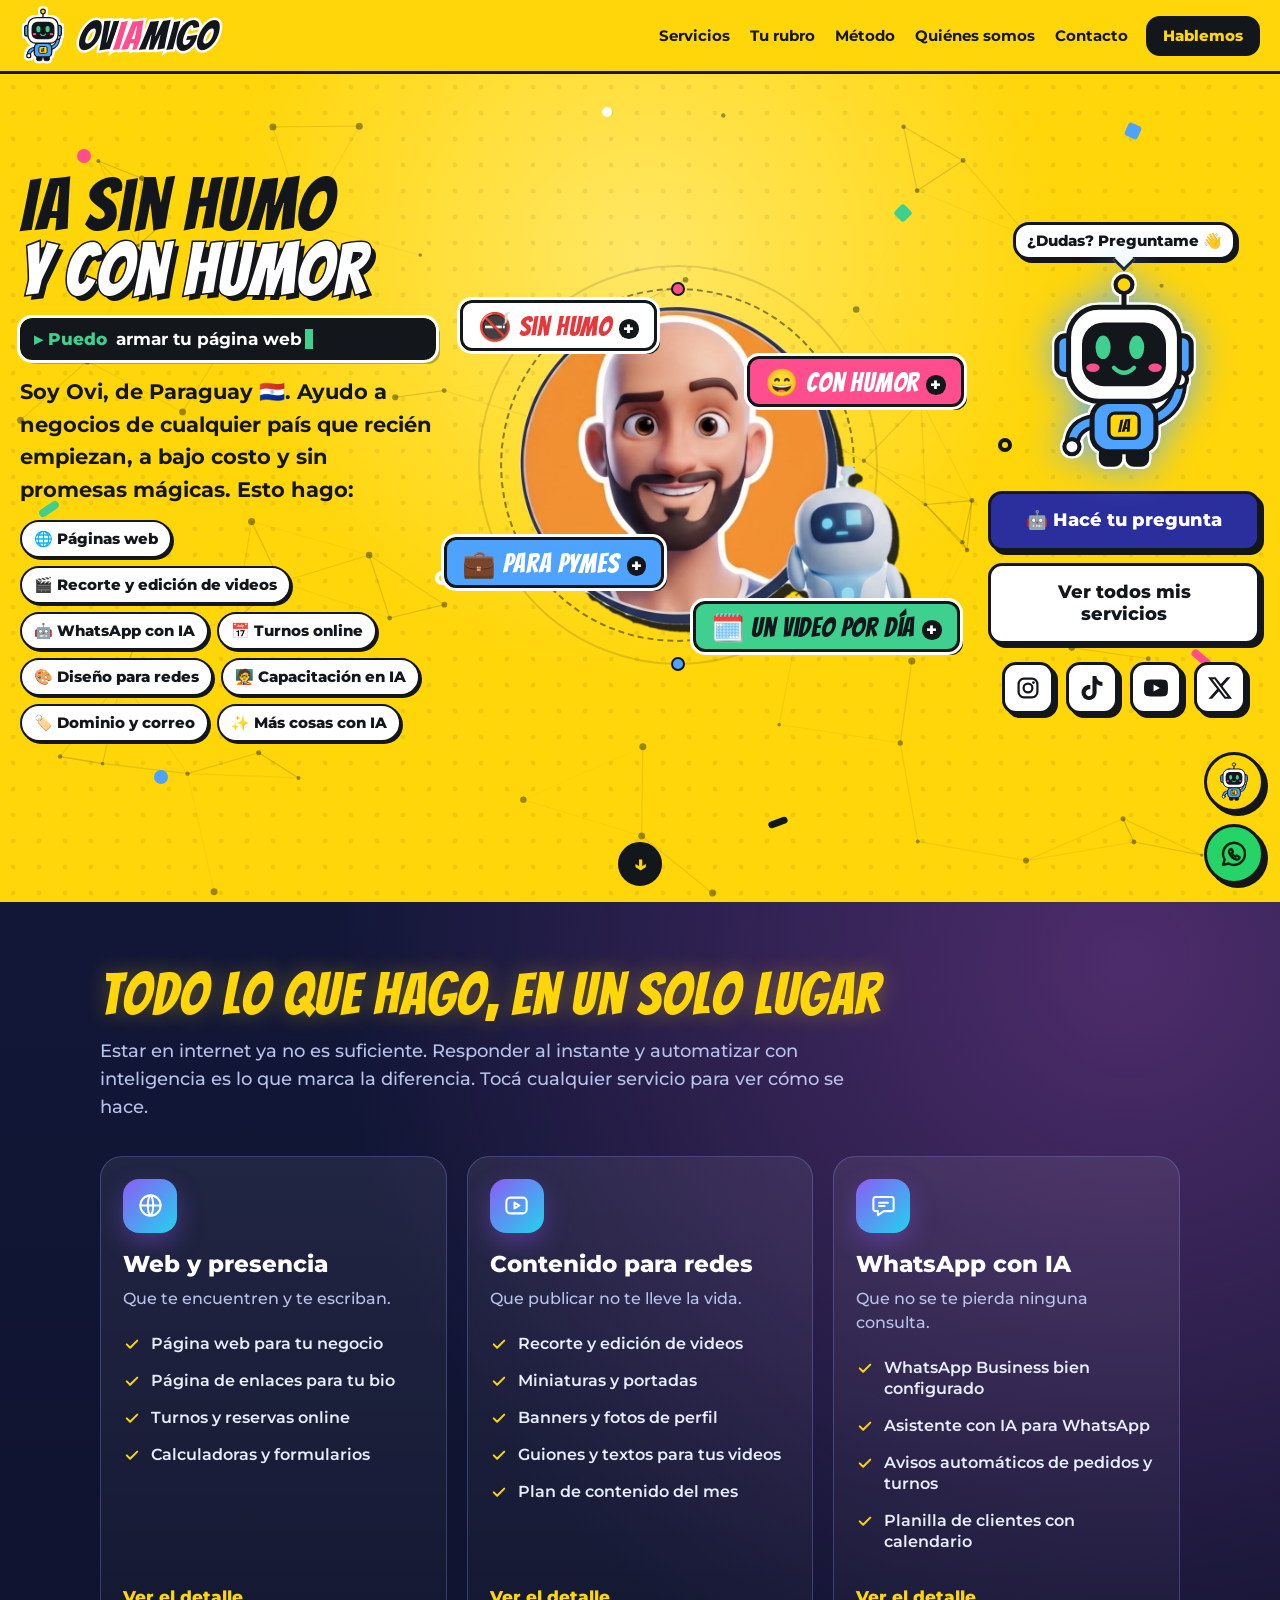
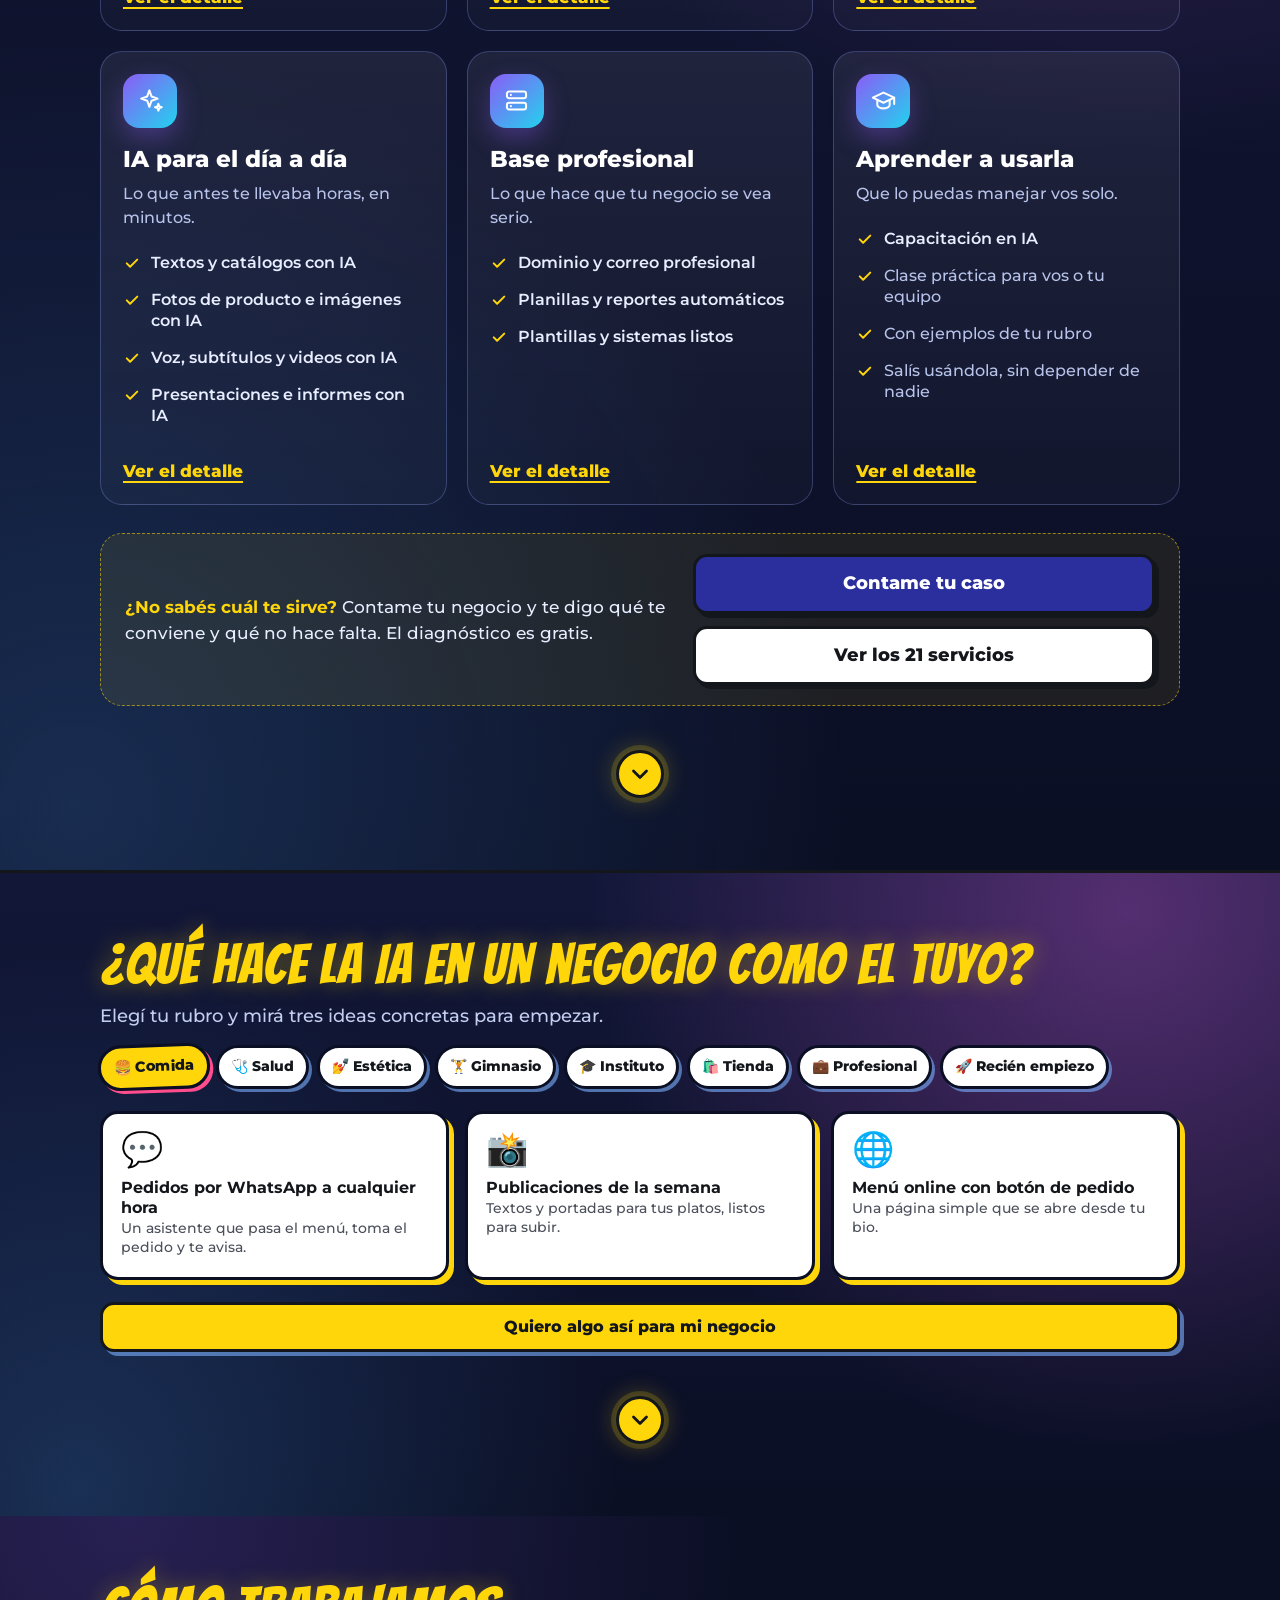
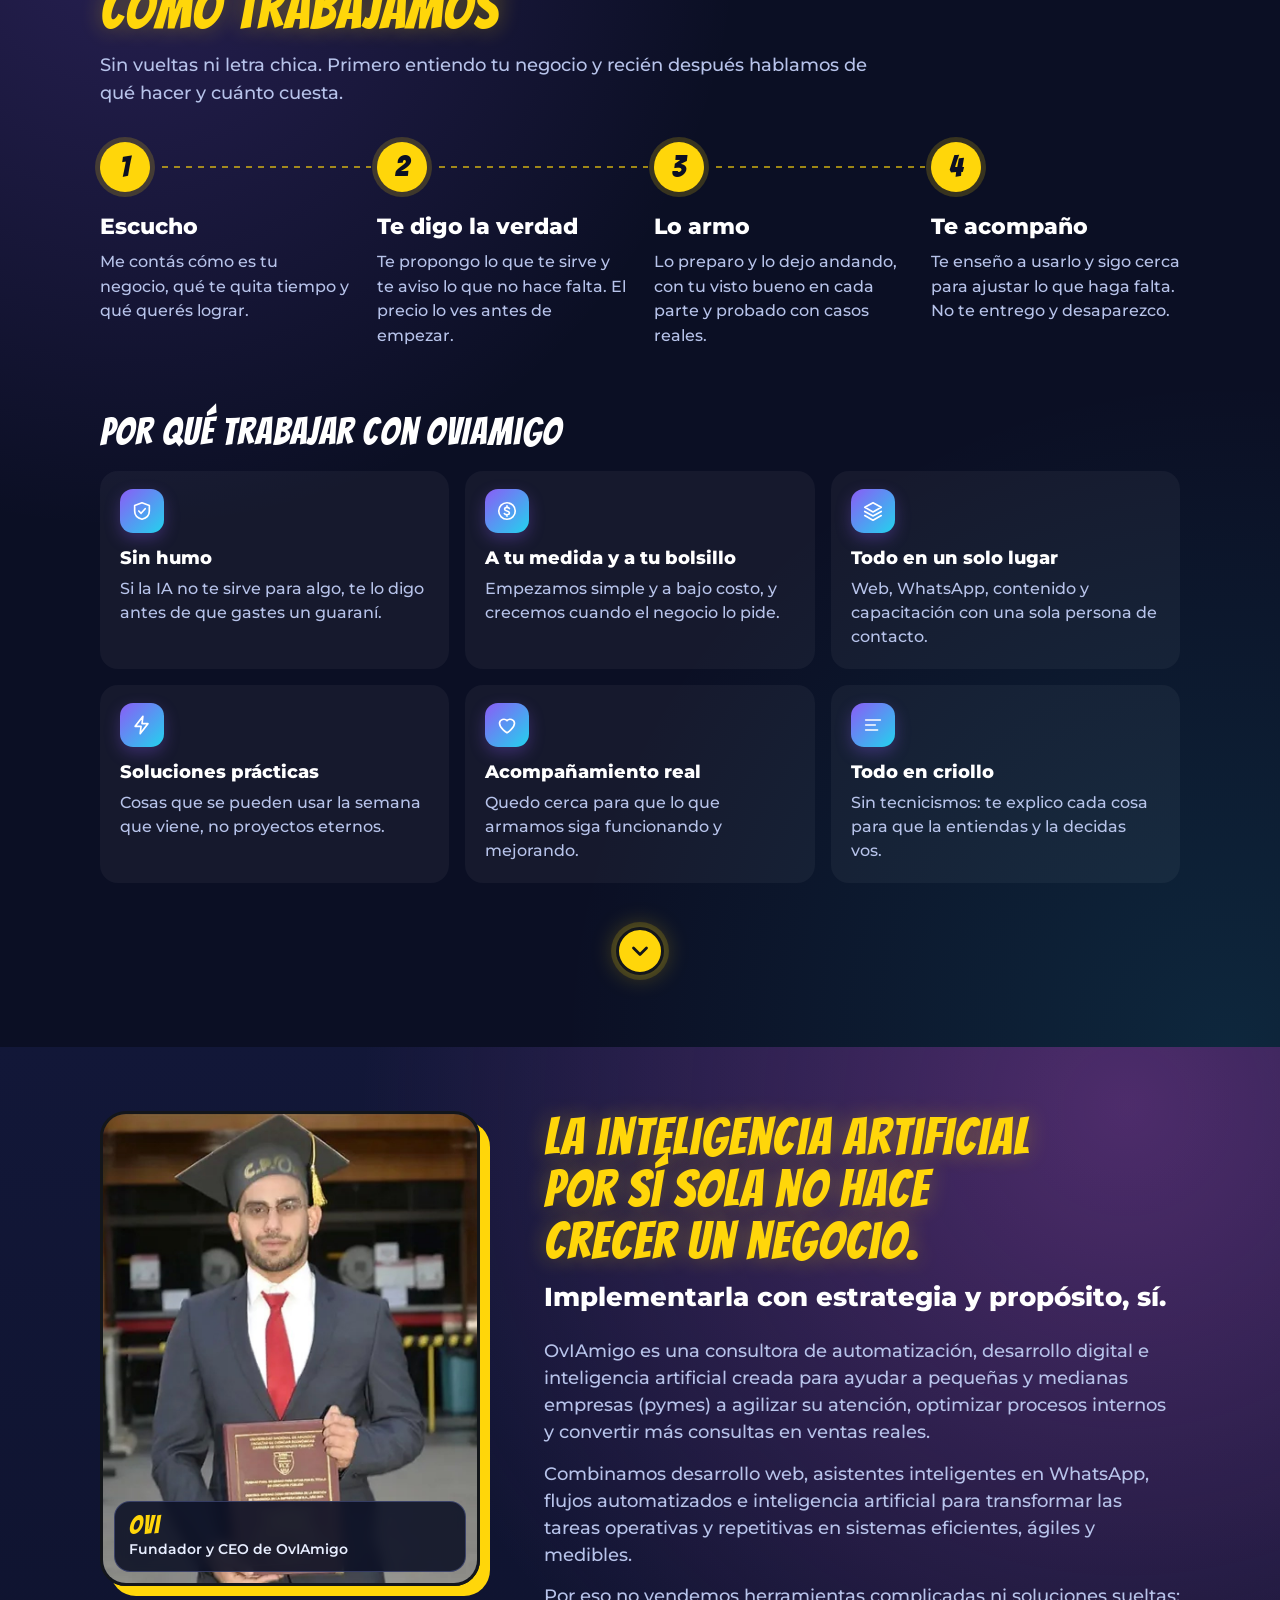
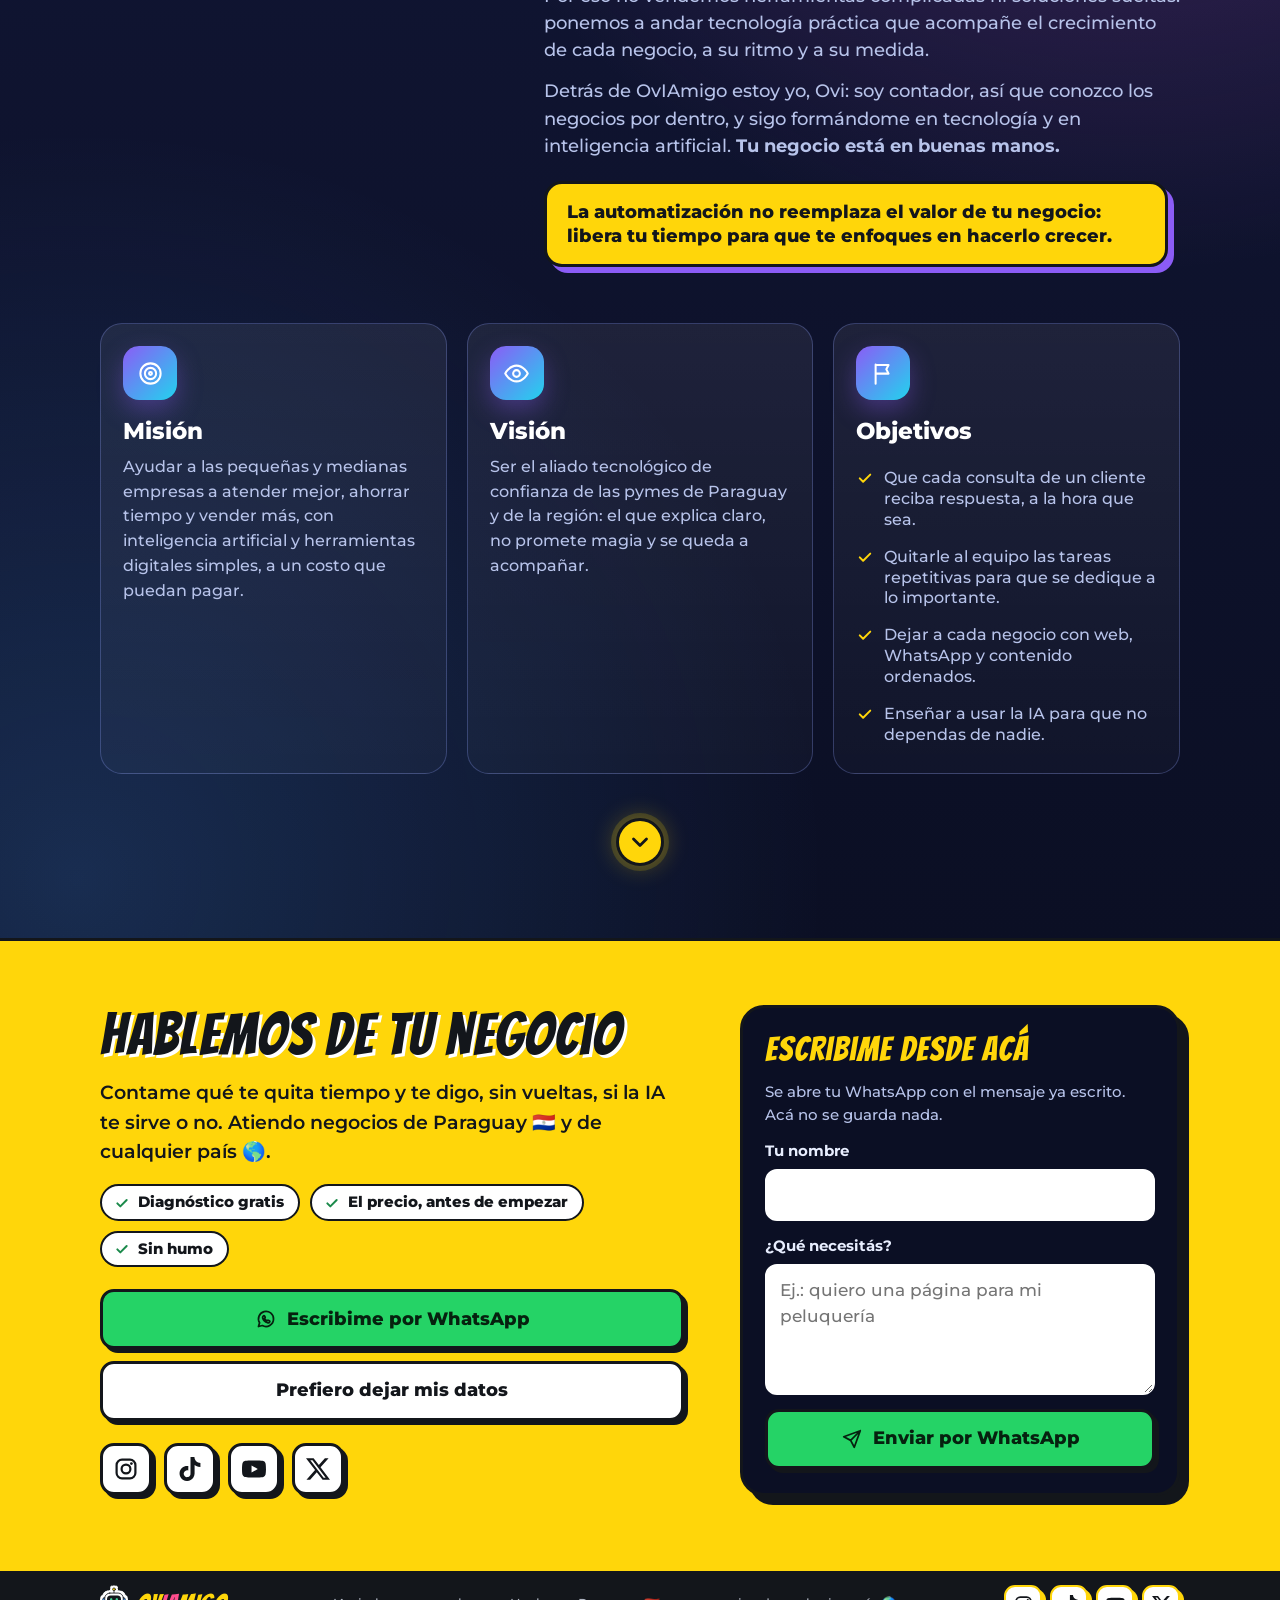
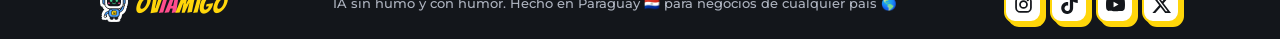
<file: index.html>
<!doctype html>
<html lang="es">
<head>
<meta charset="utf-8">
<meta name="viewport" content="width=device-width, initial-scale=1, viewport-fit=cover">
<title>OvIAmigo | IA sin humo y con humor para tu negocio</title>
<meta name="description" content="Consultora de IA, automatización y desarrollo digital para pymes: páginas web, WhatsApp atendido por IA, contenido para redes y capacitación. En Paraguay y en cualquier país, a bajo costo y sin promesas mágicas.">
<meta name="theme-color" content="#FFD60A">
<link rel="canonical" href="https://oviamigo.com/">
<meta property="og:type" content="website">
<meta property="og:url" content="https://oviamigo.com/">
<meta property="og:title" content="OvIAmigo | IA sin humo y con humor">
<meta property="og:description" content="Páginas web, edición de videos y WhatsApp atendido por IA, a bajo costo para negocios que recién empiezan.">
<meta property="og:image" content="https://oviamigo.com/compartir.jpg">
<meta name="twitter:card" content="summary_large_image">
<link rel="icon" type="image/svg+xml" href="favicon.svg">
<link rel="icon" type="image/png" sizes="32x32" href="icono-32.png">
<link rel="icon" type="image/png" sizes="192x192" href="icono-192.png">
<link rel="apple-touch-icon" href="icono-180.png">
<link rel="stylesheet" href="estilos.css">
<link rel="stylesheet" href="secciones.css">
</head>
<body>

<svg width="0" height="0" style="position:absolute" aria-hidden="true">
  <symbol id="i-instagram" viewBox="0 0 24 24"><rect x="2.6" y="2.6" width="18.8" height="18.8" rx="5.4" fill="none" stroke="currentColor" stroke-width="2.2"/><circle cx="12" cy="12" r="4.4" fill="none" stroke="currentColor" stroke-width="2.2"/><circle cx="17.4" cy="6.6" r="1.4" fill="currentColor"/></symbol>
  <symbol id="i-tiktok" viewBox="0 0 24 24"><path fill="currentColor" d="M12.525.02c1.31-.02 2.61-.01 3.91-.02.08 1.53.63 3.09 1.75 4.17 1.12 1.11 2.7 1.62 4.24 1.79v4.03c-1.44-.05-2.89-.35-4.2-.97-.57-.26-1.1-.59-1.62-.93-.01 2.92.01 5.84-.02 8.75-.08 1.4-.54 2.79-1.35 3.94-1.31 1.92-3.58 3.17-5.91 3.21-1.43.08-2.86-.31-4.08-1.03-2.02-1.19-3.44-3.37-3.65-5.71-.02-.5-.03-1-.01-1.49.18-1.9 1.12-3.72 2.58-4.96 1.66-1.44 3.98-2.13 6.15-1.72.02 1.48-.04 2.96-.04 4.44-.99-.32-2.15-.23-3.02.37-.63.41-1.11 1.04-1.36 1.75-.21.51-.15 1.07-.14 1.61.24 1.64 1.82 3.02 3.5 2.87 1.12-.01 2.19-.66 2.77-1.61.19-.33.4-.67.41-1.06.1-1.79.06-3.57.07-5.36.01-4.03-.01-8.05.02-12.07z"/></symbol>
  <symbol id="i-youtube" viewBox="0 0 24 24"><path fill="currentColor" d="M23.498 6.186a3.016 3.016 0 0 0-2.122-2.136C19.505 3.545 12 3.545 12 3.545s-7.505 0-9.377.505A3.017 3.017 0 0 0 .502 6.186C0 8.07 0 12 0 12s0 3.93.502 5.814a3.016 3.016 0 0 0 2.122 2.136c1.871.505 9.376.505 9.376.505s7.505 0 9.377-.505a3.015 3.015 0 0 0 2.122-2.136C24 15.93 24 12 24 12s0-3.93-.502-5.814zM9.545 15.568V8.432L15.818 12l-6.273 3.568z"/></symbol>
  <symbol id="i-x" viewBox="0 0 24 24"><path fill="currentColor" d="M18.901 1.153h3.68l-8.04 9.19L24 22.846h-7.406l-5.8-7.584-6.638 7.584H.474l8.6-9.83L0 1.154h7.594l5.243 6.932ZM17.61 20.644h2.039L6.486 3.24H4.298Z"/></symbol>

  <!-- iconos de línea de las secciones -->
  <symbol id="i-globe" viewBox="0 0 24 24"><circle cx="12" cy="12" r="9"/><path d="M3 12h18M12 3c3.2 3 3.2 15 0 18M12 3c-3.2 3-3.2 15 0 18"/></symbol>
  <symbol id="i-video" viewBox="0 0 24 24"><rect x="3" y="5" width="18" height="14" rx="3.5"/><path d="M10.2 9.4v5.2l4.4-2.6z"/></symbol>
  <symbol id="i-chat" viewBox="0 0 24 24"><path d="M5 4.5h14a2 2 0 0 1 2 2v8.5a2 2 0 0 1-2 2h-6.6L7 20.5V17H5a2 2 0 0 1-2-2V6.5a2 2 0 0 1 2-2z"/><path d="M8 9.5h8M8 12.5h5"/></symbol>
  <symbol id="i-spark" viewBox="0 0 24 24"><path d="M11 3l1.9 5.4L18.3 10.3 12.9 12.2 11 17.6 9.1 12.2 3.7 10.3 9.1 8.4z"/><path d="M19 15l.8 2.2L22 18l-2.2.8L19 21l-.8-2.2L16 18l2.2-.8z"/></symbol>
  <symbol id="i-base" viewBox="0 0 24 24"><rect x="3.5" y="4" width="17" height="6" rx="2"/><rect x="3.5" y="14" width="17" height="6" rx="2"/><path d="M7 7h.01M7 17h.01"/></symbol>
  <symbol id="i-cap" viewBox="0 0 24 24"><path d="M2.5 9.5L12 5l9.5 4.5L12 14z"/><path d="M6.5 11.8V16c0 1.4 2.5 3 5.5 3s5.5-1.6 5.5-3v-4.2M21.5 9.5V15"/></symbol>
  <symbol id="i-shield" viewBox="0 0 24 24"><path d="M12 3l8 3v6c0 4.4-3.1 7.7-8 9-4.9-1.3-8-4.6-8-9V6z"/><path d="M8.5 12l2.5 2.5 4.5-5"/></symbol>
  <symbol id="i-coin" viewBox="0 0 24 24"><circle cx="12" cy="12" r="9"/><path d="M14.6 9.3c-.6-.8-1.6-1.3-2.7-1.3-1.5 0-2.5.8-2.5 2 0 2.7 5.2 1.3 5.2 4.1 0 1.2-1.1 2-2.7 2-1.2 0-2.2-.5-2.8-1.3M12 6.3V8M12 16v1.7"/></symbol>
  <symbol id="i-layers" viewBox="0 0 24 24"><path d="M12 3l9 5-9 5-9-5z"/><path d="M3 12.5l9 5 9-5M3 17l9 5 9-5"/></symbol>
  <symbol id="i-bolt" viewBox="0 0 24 24"><path d="M13 2.5L4.5 13.5H11l-1 8 8.5-11H12z"/></symbol>
  <symbol id="i-heart" viewBox="0 0 24 24"><path d="M12 20.5s-8.2-4.7-8.2-10.6A4.8 4.8 0 0 1 12 7.2a4.8 4.8 0 0 1 8.2 2.7c0 5.9-8.2 10.6-8.2 10.6z"/></symbol>
  <symbol id="i-lines" viewBox="0 0 24 24"><path d="M4 6.5h16M4 12h10.5M4 17.5h13"/></symbol>
  <symbol id="i-target" viewBox="0 0 24 24"><circle cx="12" cy="12" r="9"/><circle cx="12" cy="12" r="5"/><circle cx="12" cy="12" r="1.3"/></symbol>
  <symbol id="i-eye" viewBox="0 0 24 24"><path d="M2 12s3.6-7 10-7 10 7 10 7-3.6 7-10 7S2 12 2 12z"/><circle cx="12" cy="12" r="3"/></symbol>
  <symbol id="i-flag" viewBox="0 0 24 24"><path d="M5 21V4M5 4.5h11.5l-2 3.8 2 3.8H5"/></symbol>
  <symbol id="i-wa" viewBox="0 0 24 24"><path d="M20.2 12a8.2 8.2 0 0 1-12.2 7.1L3.8 20.2l1.2-4.1A8.2 8.2 0 1 1 20.2 12z"/><path d="M9.3 8.5c.2-.4.6-.4.9-.1l.9 1.5c.1.3.1.6-.2.8l-.5.5c.6 1.2 1.6 2.1 2.8 2.7l.5-.5c.2-.2.5-.3.8-.1l1.5.9c.3.2.3.6.1.9-.5.9-1.5 1.3-2.4 1-2.7-.7-4.7-2.8-5.4-5.4-.1-.8.2-1.6.9-2.2z"/></symbol>
  <symbol id="i-send" viewBox="0 0 24 24"><path d="M21 3L10.5 13.5M21 3l-6.5 18-4-7.5L3 9.5z"/></symbol>
  <symbol id="i-down" viewBox="0 0 24 24"><path d="M5.5 9l6.5 6.5L18.5 9"/></symbol>
  <!-- el robot de la marca -->
  <symbol id="robot" viewBox="0 0 200 240">
    <g stroke="#13161B" stroke-linecap="round" stroke-linejoin="round">
      <path d="M100 42V20" stroke-width="6" fill="none"/><circle cx="100" cy="15" r="10" fill="#FFD60A" stroke-width="5"/>
      <rect x="20" y="76" width="22" height="46" rx="10" fill="#4DA3FF" stroke-width="6"/><rect x="158" y="76" width="22" height="46" rx="10" fill="#4DA3FF" stroke-width="6"/>
      <path d="M64 178Q40 182 38 204" stroke-width="18" fill="none"/><path d="M138 174Q164 162 166 134" stroke-width="18" fill="none"/>
      <path d="M64 178Q40 182 38 204" stroke="#4DA3FF" stroke-width="9" fill="none"/><path d="M138 174Q164 162 166 134" stroke="#4DA3FF" stroke-width="9" fill="none"/>
      <circle cx="38" cy="208" r="9" fill="#fff" stroke-width="5"/><circle cx="166" cy="128" r="9" fill="#fff" stroke-width="5"/>
      <rect x="72" y="208" width="24" height="22" rx="8" fill="#13161B" stroke-width="4"/><rect x="104" y="208" width="24" height="22" rx="8" fill="#13161B" stroke-width="4"/>
      <rect x="62" y="154" width="76" height="60" rx="20" fill="#4DA3FF" stroke-width="6"/>
      <rect x="82" y="168" width="36" height="30" rx="7" fill="#FFD60A" stroke-width="4"/>
      <rect x="34" y="42" width="132" height="112" rx="36" fill="#fff" stroke-width="6"/>
      <rect x="50" y="60" width="100" height="76" rx="26" fill="#13161B" stroke="none"/>
      <path d="M88 114Q100 126 112 114" stroke="#3FCF8E" stroke-width="5" fill="none"/>
    </g>
    <ellipse cx="80" cy="92" rx="9" ry="14" fill="#3FCF8E"/><ellipse cx="120" cy="92" rx="9" ry="14" fill="#3FCF8E"/>
    <ellipse cx="63" cy="114" rx="8" ry="5" fill="#FF4D8D"/><ellipse cx="137" cy="114" rx="8" ry="5" fill="#FF4D8D"/>
    <text x="100" y="191" text-anchor="middle" font-family="Bangers, Impact, sans-serif" font-size="22" fill="#13161B">IA</text>
  </symbol>
</svg>


<header class="top">
  <a class="logo" href="./" aria-label="OvIAmigo, inicio"><svg class="robot" aria-hidden="true"><use href="#robot"/></svg><span class="logo-txt">Ov<b>IA</b>migo</span></a>
  <nav class="menu" aria-label="Secciones">
    <a href="#servicios">Servicios</a>
    <a href="#rubro">Tu rubro</a>
    <a href="#metodo">Método</a>
    <a href="#quienes">Quiénes somos</a>
    <a href="#contacto">Contacto</a>
  </nav>
  <a class="btn chico" href="#hablemos" data-abrir="form">Hablemos</a>
</header>

<main>

<!-- ============ PANTALLA 1: INICIO ============ -->
<section class="hero" id="inicio">
  <canvas class="red-neuronal" id="red" aria-hidden="true"></canvas>
  <i class="cf c1"></i><i class="cf c2"></i><i class="cf c3"></i><i class="cf c4"></i><i class="cf c5"></i><i class="cf c6"></i><i class="cf c7"></i><i class="cf c8"></i><i class="cf c9"></i><i class="cf c10"></i>
  <div class="ancho hero-grid">
    <div class="hero-foto" id="hero-foto">
      <i class="orbita"></i><i class="orbita o2"></i>
      <span class="foto" role="img" aria-label="Ovi, el creador de OvIAmigo"></span>
      <button class="pegatina p1" type="button" data-peg="humo" aria-haspopup="dialog">🚭 Sin humo</button>
      <button class="pegatina p2" type="button" data-peg="humor" aria-haspopup="dialog">😄 Con humor</button>
      <button class="pegatina p3" type="button" data-peg="pymes" aria-haspopup="dialog">💼 Para pymes</button>
      <button class="pegatina p4" type="button" data-peg="video" aria-haspopup="dialog">🗓️ Un video por día</button>
    </div>
    <div class="hero-txt">
      <h1 class="titular">
        <span>IA sin humo</span> <span>y con humor</span>
        <i class="nube n1"></i><i class="nube n2"></i><i class="nube n3"></i><i class="nube n4"></i><i class="nube n5"></i>
      </h1>
      <p class="consola" aria-hidden="true"><b>▸ Puedo</b><span id="tipeo">armar tu página web</span><i class="cursor"></i></p>
      <p class="bajada">Soy Ovi, de Paraguay 🇵🇾. Ayudo a negocios de cualquier país que recién empiezan, a bajo costo y sin promesas mágicas. Esto hago:</p>
      <ul class="hero-serv">
        <li><a href="servicios.html#web">🌐 Páginas web</a></li>
        <li><a href="servicios.html#videos">🎬 Recorte y edición de videos</a></li>
        <li><a href="servicios.html#asistente">🤖 WhatsApp con IA</a></li>
        <li><a href="servicios.html#turnos">📅 Turnos online</a></li>
        <li><a href="servicios.html#miniaturas">🎨 Diseño para redes</a></li>
        <li><a href="servicios.html#capacitacion">🧑‍🏫 Capacitación en IA</a></li>
        <li><a href="servicios.html#dominio">🏷️ Dominio y correo</a></li>
        <li><a href="servicios.html#imagenes">✨ Más cosas con IA</a></li>
      </ul>
    </div>
    <div class="hero-lado">
      <button class="robot-lado" id="robot-lado" type="button" data-abrir="chat" aria-label="Preguntale al robot de OvIAmigo">
        <span class="rl-burbuja" id="rl-burbuja">¿Dudas? Preguntame 👋</span>
        <span class="rl-robot" id="robot-hero" aria-hidden="true"></span>
      </button>
      <div class="hero-botones">
        <a class="btn grande rosa" href="#chat" data-abrir="chat">🤖 Hacé tu pregunta</a>
        <a class="btn grande" href="servicios.html">Ver todos mis servicios</a>
      </div>
      <div class="redes-fila" data-redes="iconos"></div>
    </div>
  </div>
  <a class="bajar" href="#servicios" aria-label="Seguir bajando">↓</a>
</section>

<!-- ============ SERVICIOS ============ -->
<section class="sec sec-oscura" id="servicios" aria-labelledby="t-serv">
  <div class="ancho">
    <h2 class="sec-t" id="t-serv">Todo lo que hago, en un solo lugar</h2>
    <p class="sec-p">Estar en internet ya no es suficiente. Responder al instante y automatizar con inteligencia es lo que marca la diferencia. Tocá cualquier servicio para ver cómo se hace.</p>
    <div class="svc-grid"><article class="svc"><span class="ico"><svg aria-hidden="true"><use href="#i-globe"/></svg></span><h3>Web y presencia</h3><p class="lema">Que te encuentren y te escriban.</p><ul><li><a href="servicios.html#web">Página web para tu negocio</a></li><li><a href="servicios.html#enlaces">Página de enlaces para tu bio</a></li><li><a href="servicios.html#turnos">Turnos y reservas online</a></li><li><a href="servicios.html#formularios">Calculadoras y formularios</a></li></ul><a class="svc-mas" href="servicios.html#web">Ver el detalle</a></article><article class="svc"><span class="ico"><svg aria-hidden="true"><use href="#i-video"/></svg></span><h3>Contenido para redes</h3><p class="lema">Que publicar no te lleve la vida.</p><ul><li><a href="servicios.html#videos">Recorte y edición de videos</a></li><li><a href="servicios.html#miniaturas">Miniaturas y portadas</a></li><li><a href="servicios.html#banners">Banners y fotos de perfil</a></li><li><a href="servicios.html#guiones">Guiones y textos para tus videos</a></li><li><a href="servicios.html#plan">Plan de contenido del mes</a></li></ul><a class="svc-mas" href="servicios.html#videos">Ver el detalle</a></article><article class="svc"><span class="ico"><svg aria-hidden="true"><use href="#i-chat"/></svg></span><h3>WhatsApp con IA</h3><p class="lema">Que no se te pierda ninguna consulta.</p><ul><li><a href="servicios.html#wabusiness">WhatsApp Business bien configurado</a></li><li><a href="servicios.html#asistente">Asistente con IA para WhatsApp</a></li><li><a href="servicios.html#avisos">Avisos automáticos de pedidos y turnos</a></li><li><a href="servicios.html#planilla">Planilla de clientes con calendario</a></li></ul><a class="svc-mas" href="servicios.html#asistente">Ver el detalle</a></article><article class="svc"><span class="ico"><svg aria-hidden="true"><use href="#i-spark"/></svg></span><h3>IA para el día a día</h3><p class="lema">Lo que antes te llevaba horas, en minutos.</p><ul><li><a href="servicios.html#textos">Textos y catálogos con IA</a></li><li><a href="servicios.html#imagenes">Fotos de producto e imágenes con IA</a></li><li><a href="servicios.html#voz">Voz, subtítulos y videos con IA</a></li><li><a href="servicios.html#documentos">Presentaciones e informes con IA</a></li></ul><a class="svc-mas" href="servicios.html#textos">Ver el detalle</a></article><article class="svc"><span class="ico"><svg aria-hidden="true"><use href="#i-base"/></svg></span><h3>Base profesional</h3><p class="lema">Lo que hace que tu negocio se vea serio.</p><ul><li><a href="servicios.html#dominio">Dominio y correo profesional</a></li><li><a href="servicios.html#reportes">Planillas y reportes automáticos</a></li><li><a href="servicios.html#plantillas">Plantillas y sistemas listos</a></li></ul><a class="svc-mas" href="servicios.html#dominio">Ver el detalle</a></article><article class="svc"><span class="ico"><svg aria-hidden="true"><use href="#i-cap"/></svg></span><h3>Aprender a usarla</h3><p class="lema">Que lo puedas manejar vos solo.</p><ul><li><a href="servicios.html#capacitacion">Capacitación en IA</a></li><li><span class="item-plano">Clase práctica para vos o tu equipo</span></li><li><span class="item-plano">Con ejemplos de tu rubro</span></li><li><span class="item-plano">Salís usándola, sin depender de nadie</span></li></ul><a class="svc-mas" href="servicios.html#capacitacion">Ver el detalle</a></article></div>
    <div class="svc-cta">
      <p><strong>¿No sabés cuál te sirve?</strong> Contame tu negocio y te digo qué te conviene y qué no hace falta. El diagnóstico es gratis.</p>
      <div class="svc-cta-b">
        <a class="btn grande rosa" href="#contacto">Contame tu caso</a>
        <a class="btn grande" href="servicios.html">Ver los 21 servicios</a>
      </div>
    </div>
    <a class="sig" href="#mas" aria-label="Ir a la siguiente sección: Tu rubro" title="Siguiente: Tu rubro"><svg aria-hidden="true"><use href="#i-down"/></svg></a>
  </div>
</section>

<!-- ============ TU RUBRO ============ -->
<section class="mas sec-rubro" id="mas">
  <div class="ancho mas-grid">
    <div class="mas-rubro" id="rubro">
      <h2 class="titulo">¿Qué hace la IA en un negocio como el tuyo?</h2>
      <p class="intro">Elegí tu rubro y mirá tres ideas concretas para empezar.</p>
      <div class="rubros" id="rubros" role="tablist" aria-label="Rubros"></div>
      <div class="ideas" id="ideas" aria-live="polite"></div>
      <a class="sig" href="#metodo" aria-label="Ir a la siguiente sección: Cómo trabajamos" title="Siguiente: Cómo trabajamos"><svg aria-hidden="true"><use href="#i-down"/></svg></a>
    </div>
  </div>
</section>

<!-- ============ MÉTODO ============ -->
<section class="sec sec-negra" id="metodo" aria-labelledby="t-met">
  <div class="ancho">
    <h2 class="sec-t" id="t-met">Cómo trabajamos</h2>
    <p class="sec-p">Sin vueltas ni letra chica. Primero entiendo tu negocio y recién después hablamos de qué hacer y cuánto cuesta.</p>
    <ol class="pasos4">
      <li><span class="num">1</span><h3>Escucho</h3><p>Me contás cómo es tu negocio, qué te quita tiempo y qué querés lograr.</p></li>
      <li><span class="num">2</span><h3>Te digo la verdad</h3><p>Te propongo lo que te sirve y te aviso lo que no hace falta. El precio lo ves antes de empezar.</p></li>
      <li><span class="num">3</span><h3>Lo armo</h3><p>Lo preparo y lo dejo andando, con tu visto bueno en cada parte y probado con casos reales.</p></li>
      <li><span class="num">4</span><h3>Te acompaño</h3><p>Te enseño a usarlo y sigo cerca para ajustar lo que haga falta. No te entrego y desaparezco.</p></li>
    </ol>
    <h3 class="sub-t">Por qué trabajar con OvIAmigo</h3>
    <div class="porque">
      <div><span class="ico chico"><svg aria-hidden="true"><use href="#i-shield"/></svg></span><h4>Sin humo</h4><p>Si la IA no te sirve para algo, te lo digo antes de que gastes un guaraní.</p></div>
      <div><span class="ico chico"><svg aria-hidden="true"><use href="#i-coin"/></svg></span><h4>A tu medida y a tu bolsillo</h4><p>Empezamos simple y a bajo costo, y crecemos cuando el negocio lo pide.</p></div>
      <div><span class="ico chico"><svg aria-hidden="true"><use href="#i-layers"/></svg></span><h4>Todo en un solo lugar</h4><p>Web, WhatsApp, contenido y capacitación con una sola persona de contacto.</p></div>
      <div><span class="ico chico"><svg aria-hidden="true"><use href="#i-bolt"/></svg></span><h4>Soluciones prácticas</h4><p>Cosas que se pueden usar la semana que viene, no proyectos eternos.</p></div>
      <div><span class="ico chico"><svg aria-hidden="true"><use href="#i-heart"/></svg></span><h4>Acompañamiento real</h4><p>Quedo cerca para que lo que armamos siga funcionando y mejorando.</p></div>
      <div><span class="ico chico"><svg aria-hidden="true"><use href="#i-lines"/></svg></span><h4>Todo en criollo</h4><p>Sin tecnicismos: te explico cada cosa para que la entiendas y la decidas vos.</p></div>
    </div>
    <a class="sig" href="#quienes" aria-label="Ir a la siguiente sección: Quiénes somos" title="Siguiente: Quiénes somos"><svg aria-hidden="true"><use href="#i-down"/></svg></a>
  </div>
</section>

<!-- ============ QUIÉNES SOMOS ============ -->
<section class="sec sec-oscura" id="quienes" aria-labelledby="t-quien">
  <div class="ancho">
    <div class="quien-grid">
      <figure class="ceo">
        <img src="ceo.jpg" width="816" height="1084" loading="lazy" alt="Ovi, fundador y CEO de OvIAmigo, con su trabajo final de grado">
        <figcaption><strong>Ovi</strong><span>Fundador y CEO de OvIAmigo</span></figcaption>
      </figure>
      <div class="quien-txt">
        <h2 class="sec-t" id="t-quien">La inteligencia artificial por sí sola no hace crecer un negocio.</h2>
        <p class="quien-sub">Implementarla con estrategia y propósito, sí.</p>
        <p>OvIAmigo es una consultora de automatización, desarrollo digital e inteligencia artificial creada para ayudar a pequeñas y medianas empresas (pymes) a agilizar su atención, optimizar procesos internos y convertir más consultas en ventas reales.</p>
        <p>Combinamos desarrollo web, asistentes inteligentes en WhatsApp, flujos automatizados e inteligencia artificial para transformar las tareas operativas y repetitivas en sistemas eficientes, ágiles y medibles.</p>
        <p>Por eso no vendemos herramientas complicadas ni soluciones sueltas: ponemos a andar tecnología práctica que acompañe el crecimiento de cada negocio, a su ritmo y a su medida.</p>
        <p>Detrás de OvIAmigo estoy yo, Ovi: soy contador, así que conozco los negocios por dentro, y sigo formándome en tecnología y en inteligencia artificial. <strong>Tu negocio está en buenas manos.</strong></p>
        <p class="quien-cita">La automatización no reemplaza el valor de tu negocio: libera tu tiempo para que te enfoques en hacerlo crecer.</p>
      </div>
    </div>
    <div class="mvo">
      <article class="svc"><span class="ico"><svg aria-hidden="true"><use href="#i-target"/></svg></span><h3>Misión</h3>
        <p>Ayudar a las pequeñas y medianas empresas a atender mejor, ahorrar tiempo y vender más, con inteligencia artificial y herramientas digitales simples, a un costo que puedan pagar.</p></article>
      <article class="svc"><span class="ico"><svg aria-hidden="true"><use href="#i-eye"/></svg></span><h3>Visión</h3>
        <p>Ser el aliado tecnológico de confianza de las pymes de Paraguay y de la región: el que explica claro, no promete magia y se queda a acompañar.</p></article>
      <article class="svc"><span class="ico"><svg aria-hidden="true"><use href="#i-flag"/></svg></span><h3>Objetivos</h3>
        <ul>
          <li><span class="item-plano">Que cada consulta de un cliente reciba respuesta, a la hora que sea.</span></li>
          <li><span class="item-plano">Quitarle al equipo las tareas repetitivas para que se dedique a lo importante.</span></li>
          <li><span class="item-plano">Dejar a cada negocio con web, WhatsApp y contenido ordenados.</span></li>
          <li><span class="item-plano">Enseñar a usar la IA para que no dependas de nadie.</span></li>
        </ul></article>
    </div>
    <a class="sig" href="#contacto" aria-label="Ir a la siguiente sección: Contacto" title="Siguiente: Contacto"><svg aria-hidden="true"><use href="#i-down"/></svg></a>
  </div>
</section>

<!-- ============ CONTACTO ============ -->
<section class="contacto" id="contacto" aria-labelledby="t-cont">
  <div class="ancho contacto-grid">
    <div class="contacto-txt">
      <h2 class="sec-t" id="t-cont">Hablemos de tu negocio</h2>
      <p>Contame qué te quita tiempo y te digo, sin vueltas, si la IA te sirve o no. Atiendo negocios de Paraguay 🇵🇾 y de cualquier país 🌎.</p>
      <ul class="garantias">
        <li>Diagnóstico gratis</li>
        <li>El precio, antes de empezar</li>
        <li>Sin humo</li>
      </ul>
      <div class="contacto-b">
        <a class="btn grande wa" data-wa-directo href="#" target="_blank" rel="noopener"><svg aria-hidden="true"><use href="#i-wa"/></svg> Escribime por WhatsApp</a>
        <a class="btn grande" href="#hablemos" data-abrir="form">Prefiero dejar mis datos</a>
      </div>
      <div class="redes-fila" data-redes="iconos"></div>
    </div>
    <form class="wa-caja" data-wa-form novalidate>
      <h3>Escribime desde acá</h3>
      <p>Se abre tu WhatsApp con el mensaje ya escrito. Acá no se guarda nada.</p>
      <label class="f"><span>Tu nombre</span><input type="text" maxlength="60" autocomplete="given-name" data-wa-nombre></label>
      <label class="f"><span>¿Qué necesitás?</span><textarea rows="4" maxlength="500" data-wa-texto placeholder="Ej.: quiero una página para mi peluquería"></textarea></label>
      <a class="btn grande wa" data-wa-enviar href="#" target="_blank" rel="noopener"><svg aria-hidden="true"><use href="#i-send"/></svg> Enviar por WhatsApp</a>
    </form>
  </div>
</section>

</main>

<footer class="pie">
  <div class="ancho pie-grid">
    <span class="logo"><svg class="robot" aria-hidden="true"><use href="#robot"/></svg><span class="logo-txt">Ov<b>IA</b>migo</span></span>
    <p>IA sin humo y con humor. Hecho en Paraguay 🇵🇾 para negocios de cualquier país 🌎</p>
    <div class="redes-fila claro" data-redes="iconos"></div>
  </div>
</footer>

<!-- ============ BOTONES FLOTANTES: ROBOT Y WHATSAPP ============ -->
<div class="flota" id="flota">
  <div class="wa-panel" id="wa-panel" role="dialog" aria-label="Escribime por WhatsApp" hidden>
    <div class="wa-cab"><span class="wa-av" aria-hidden="true"></span><div><strong>Ovi</strong><span>Te respondo por WhatsApp</span></div>
      <button type="button" class="wa-x" data-wa-cerrar aria-label="Cerrar">✕</button></div>
    <div class="wa-cuerpo" data-wa-form>
      <p class="wa-burbuja">¡Hola! 👋 Soy Ovi. Contame qué necesitás y seguimos la charla por WhatsApp.</p>
      <label class="wa-l" for="wa-nombre">Tu nombre</label>
      <input id="wa-nombre" type="text" maxlength="60" autocomplete="given-name" data-wa-nombre>
      <label class="wa-l" for="wa-texto">Tu mensaje</label>
      <textarea id="wa-texto" rows="3" maxlength="500" data-wa-texto placeholder="Escribí acá lo que necesitás"></textarea>
      <a class="btn wa" data-wa-enviar href="#" target="_blank" rel="noopener"><svg aria-hidden="true"><use href="#i-send"/></svg> Abrir WhatsApp</a>
    </div>
  </div>
  <a class="fl-btn fl-robot" href="./#chat" data-abrir="chat" aria-label="Preguntale al robot"><svg aria-hidden="true"><use href="#robot"/></svg><span class="fl-tip">Preguntale al robot</span></a>
  <button class="fl-btn fl-wa" type="button" id="wa-abrir" aria-expanded="false" aria-controls="wa-panel" aria-label="Escribime por WhatsApp"><svg aria-hidden="true"><use href="#i-wa"/></svg><span class="fl-tip">Escribime por WhatsApp</span></button>
</div>

<!-- ============ VENTANA: CHAT ============ -->
<dialog class="ventana ventana-chat" id="v-chat" aria-label="Preguntale al robot de OvIAmigo">
  <button class="cerrar" type="button" data-cerrar aria-label="Cerrar">✕</button>
  <div class="chat-marco"><div class="chat" aria-label="Chat de preguntas de OvIAmigo">
    <div class="chat-top">
      <svg class="robot" aria-hidden="true"><use href="#robot"/></svg>
      <div><strong>El robot de OvIAmigo</strong><span id="chat-estado">En línea</span></div>
    </div>
    <div class="chat-log" id="chat-log" role="log" aria-live="polite"></div>
    <div class="chat-ideas" id="chat-ideas"></div>
    <form class="chat-form" id="chat-form" autocomplete="off">
      <input id="chat-in" type="text" maxlength="300" placeholder="Escribí tu pregunta" aria-label="Tu pregunta">
      <button type="submit" aria-label="Enviar pregunta">➤</button>
    </form>
    <p class="chat-nota">Son respuestas preparadas, no una IA en vivo. ¿Preferís hablar con Ovi? <a id="chat-ovi" href="#hablemos" data-abrir="form">dejale tus datos</a>.</p>
  </div></div>
</dialog>

<!-- ============ VENTANA: HABLEMOS ============ -->
<dialog class="ventana ventana-form" id="hablemos" aria-label="Hablemos">
  <button class="cerrar" type="button" data-cerrar aria-label="Cerrar">✕</button>
  <div class="form-cab">
    <span class="foto mediana" role="img" aria-label="Ovi"></span>
    <h2 class="titulo">Hablemos</h2>
    <p>Dejame tus datos y te escribo yo a tu WhatsApp. Te digo, sin vueltas, si la IA te sirve o no.</p>
  </div>
  <form class="formu" id="formu" novalidate>
    <div class="elegidos" id="elegidos" hidden></div>
    <label class="f">
      <span>Tu nombre</span>
      <input id="f-nombre" type="text" autocomplete="given-name" maxlength="60" required>
    </label>
    <div class="f">
      <label for="f-tel">Tu WhatsApp <em>(tocá la bandera para cambiar de país)</em></label>
      <span class="tel">
        <span class="pais"><span id="pais-ver" aria-hidden="true">🇵🇾 +595</span><select id="f-pais" aria-label="País y código de teléfono"></select></span>
        <input id="f-tel" type="tel" inputmode="tel" autocomplete="tel-national" placeholder="981 123 456" required>
      </span>
    </div>
    <label class="f">
      <span>Tu negocio</span>
      <select id="f-negocio">
        <option>Gastronomía o comida</option><option>Salud</option><option>Estética</option><option>Gimnasio</option>
        <option>Instituto o academia</option><option>Tienda</option><option>Servicios profesionales</option>
        <option>Emprendimiento nuevo</option><option>Otro</option>
      </select>
    </label>
    <label class="f">
      <span>¿Qué querés resolver? <em>(opcional)</em></span>
      <textarea id="f-msg" rows="3" maxlength="600" placeholder="Ej.: respondo tarde el WhatsApp y pierdo pedidos"></textarea>
    </label>
    <input id="f-miel" type="text" tabindex="-1" autocomplete="off" aria-hidden="true" class="miel">
    <p class="f-error" id="f-error" role="alert" hidden></p>
    <button class="btn grande" id="f-enviar" type="submit">Enviar mis datos</button>
  </form>
  <div class="gracias" id="gracias" hidden>
    <p class="gracias-t">¡Recibido! 🙌</p>
    <p>Ya tengo tus datos y te escribo a tu WhatsApp para coordinar. Mientras tanto, mirá los videos:</p>
    <div class="redes-fila" data-redes="botones"></div>
  </div>
</dialog>

<!-- ============ VENTANA: LOS 4 STICKERS ============ -->
<dialog class="ventana ventana-pop" id="v-pop" aria-label="Más sobre OvIAmigo">
  <button class="cerrar" type="button" data-cerrar aria-label="Cerrar">✕</button>
  <div class="pop-cuerpo" id="pop-cuerpo"></div>
</dialog>

<script src="config.js"></script>
<script src="flota.js" defer></script>
<script src="app.js"></script>
</body>
</html>
</file>
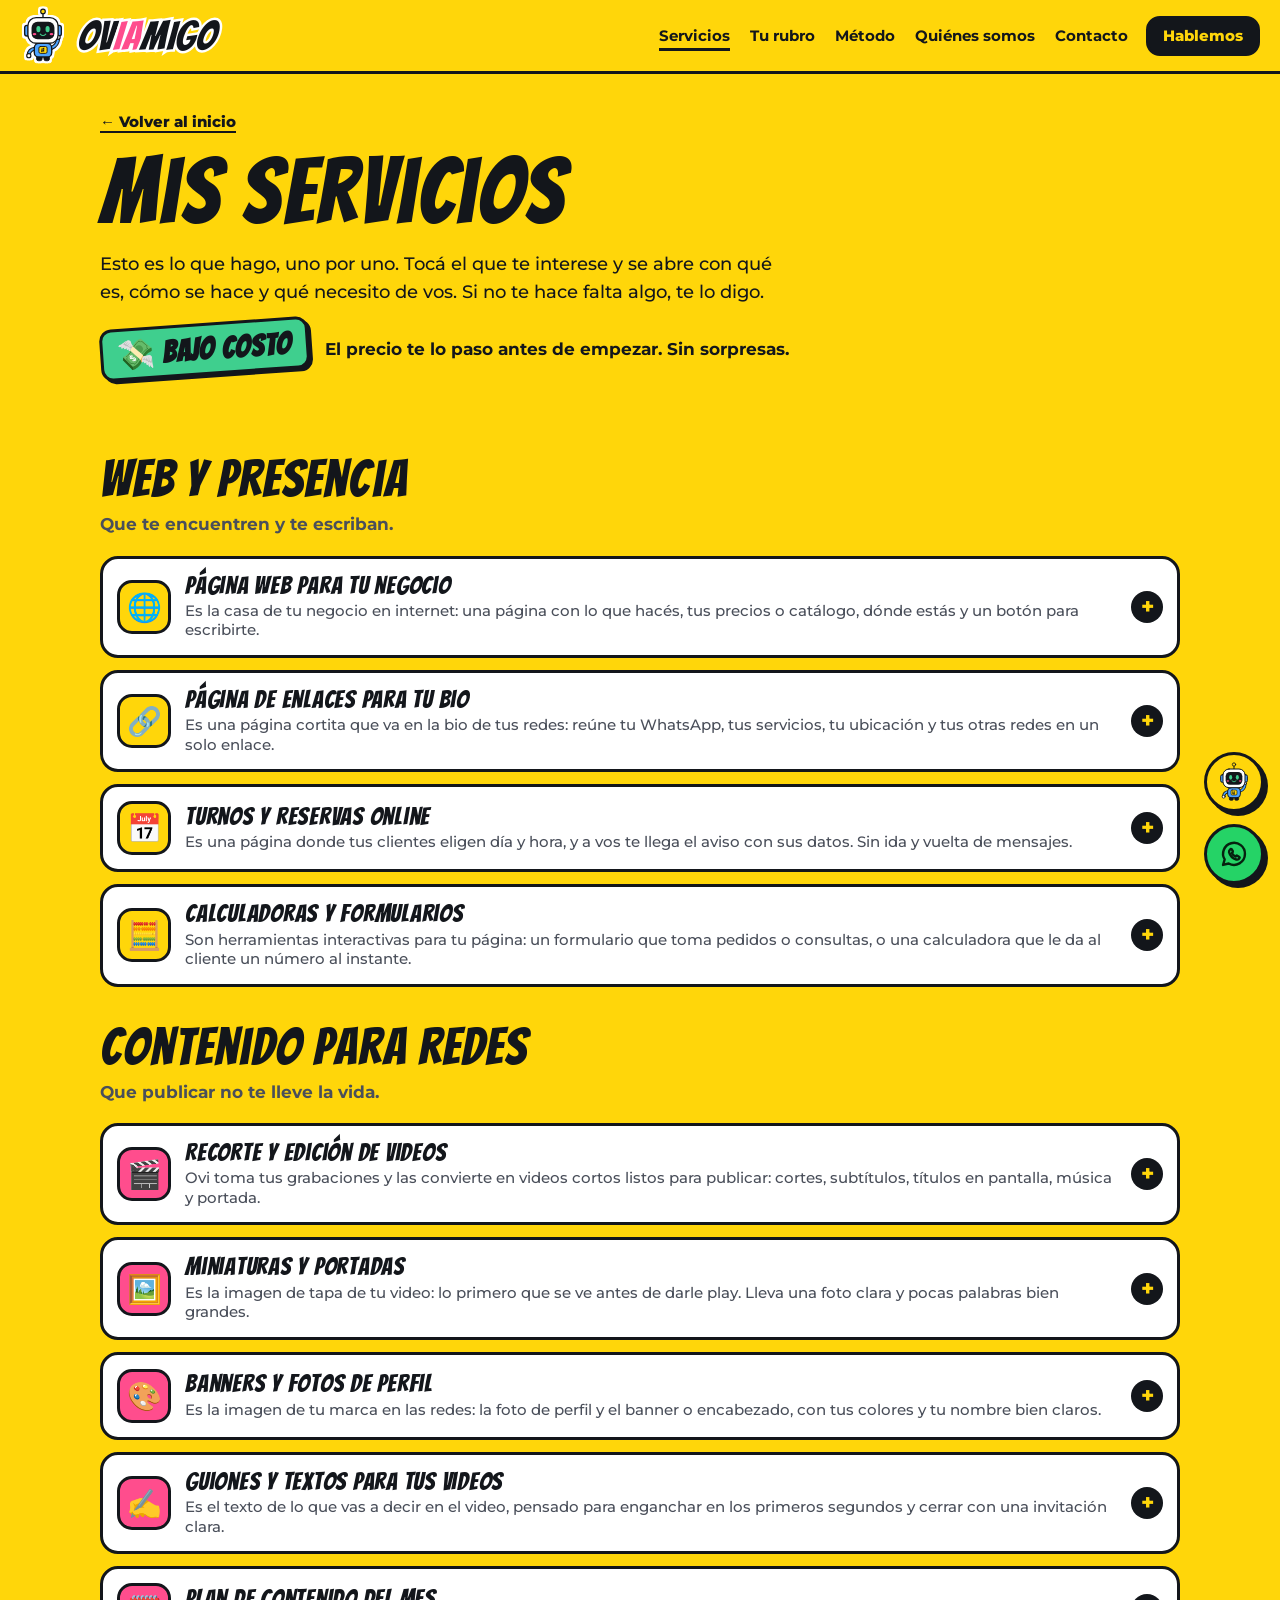
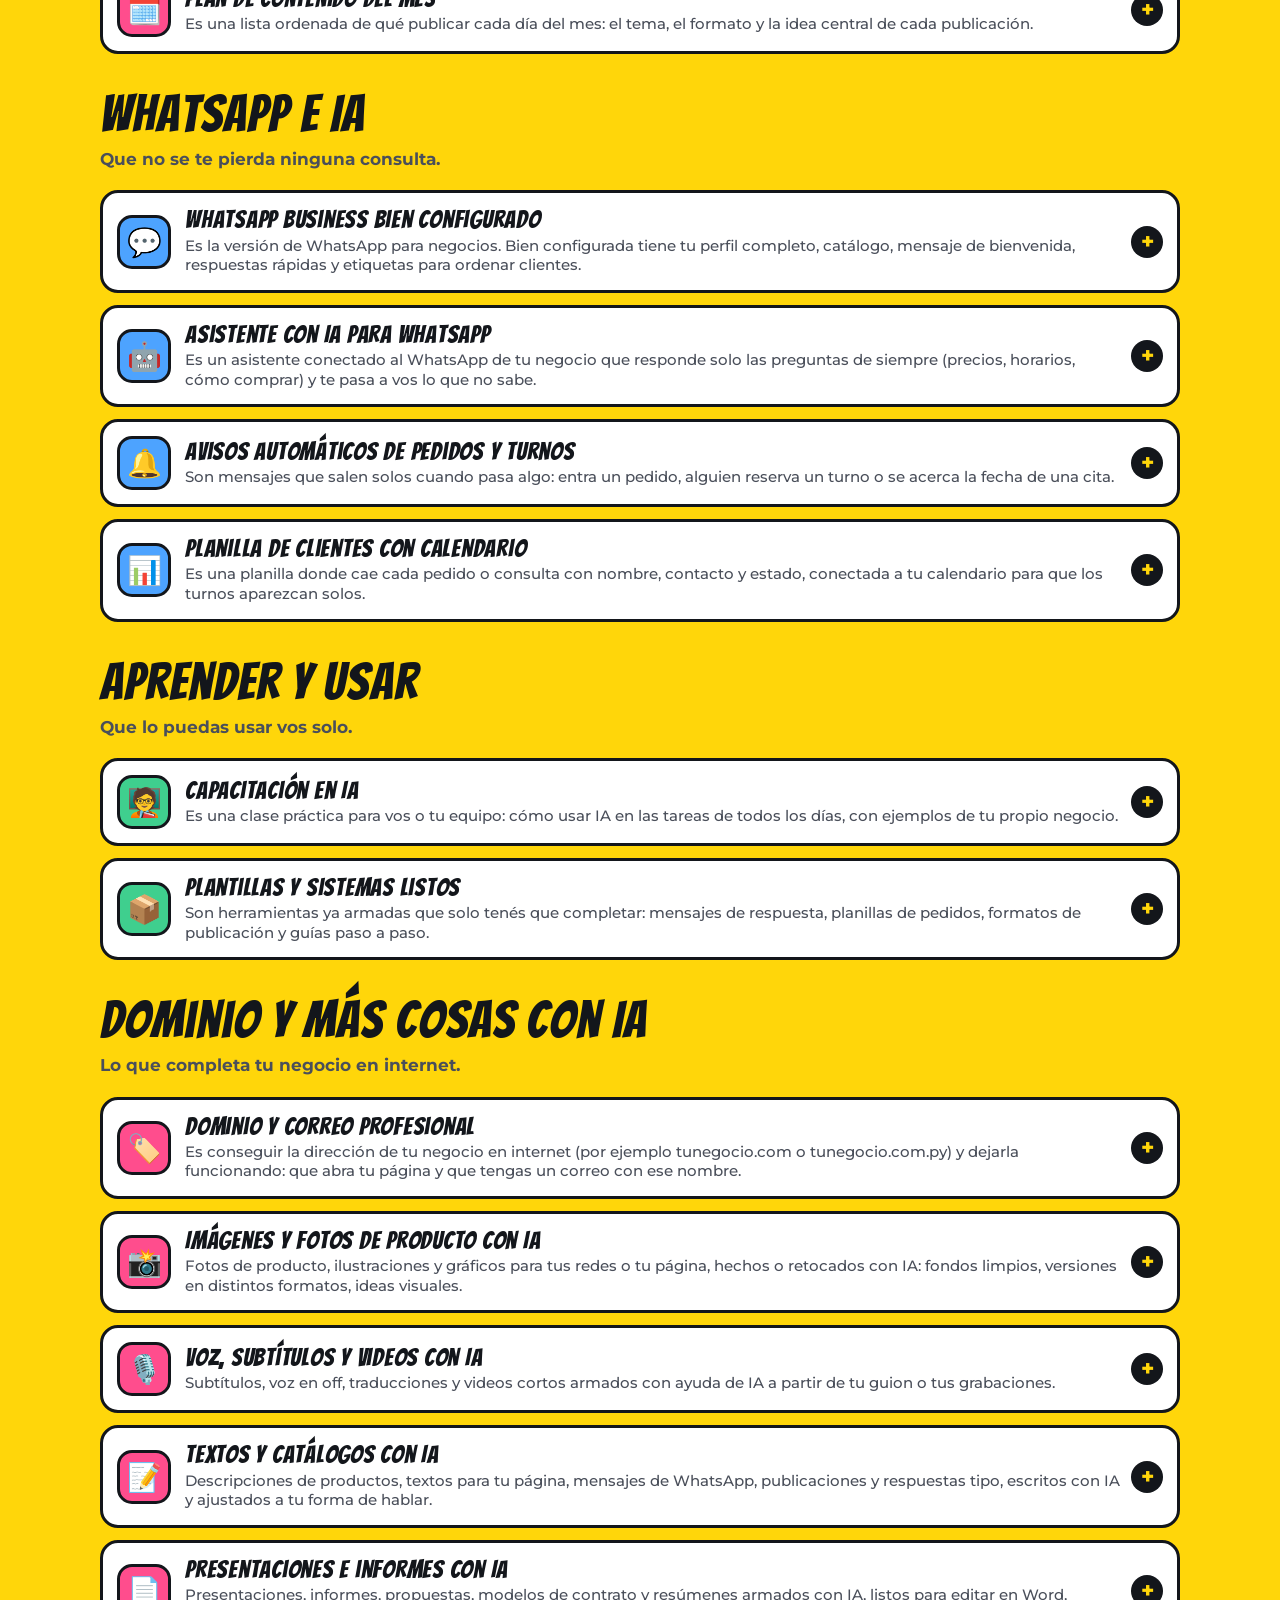
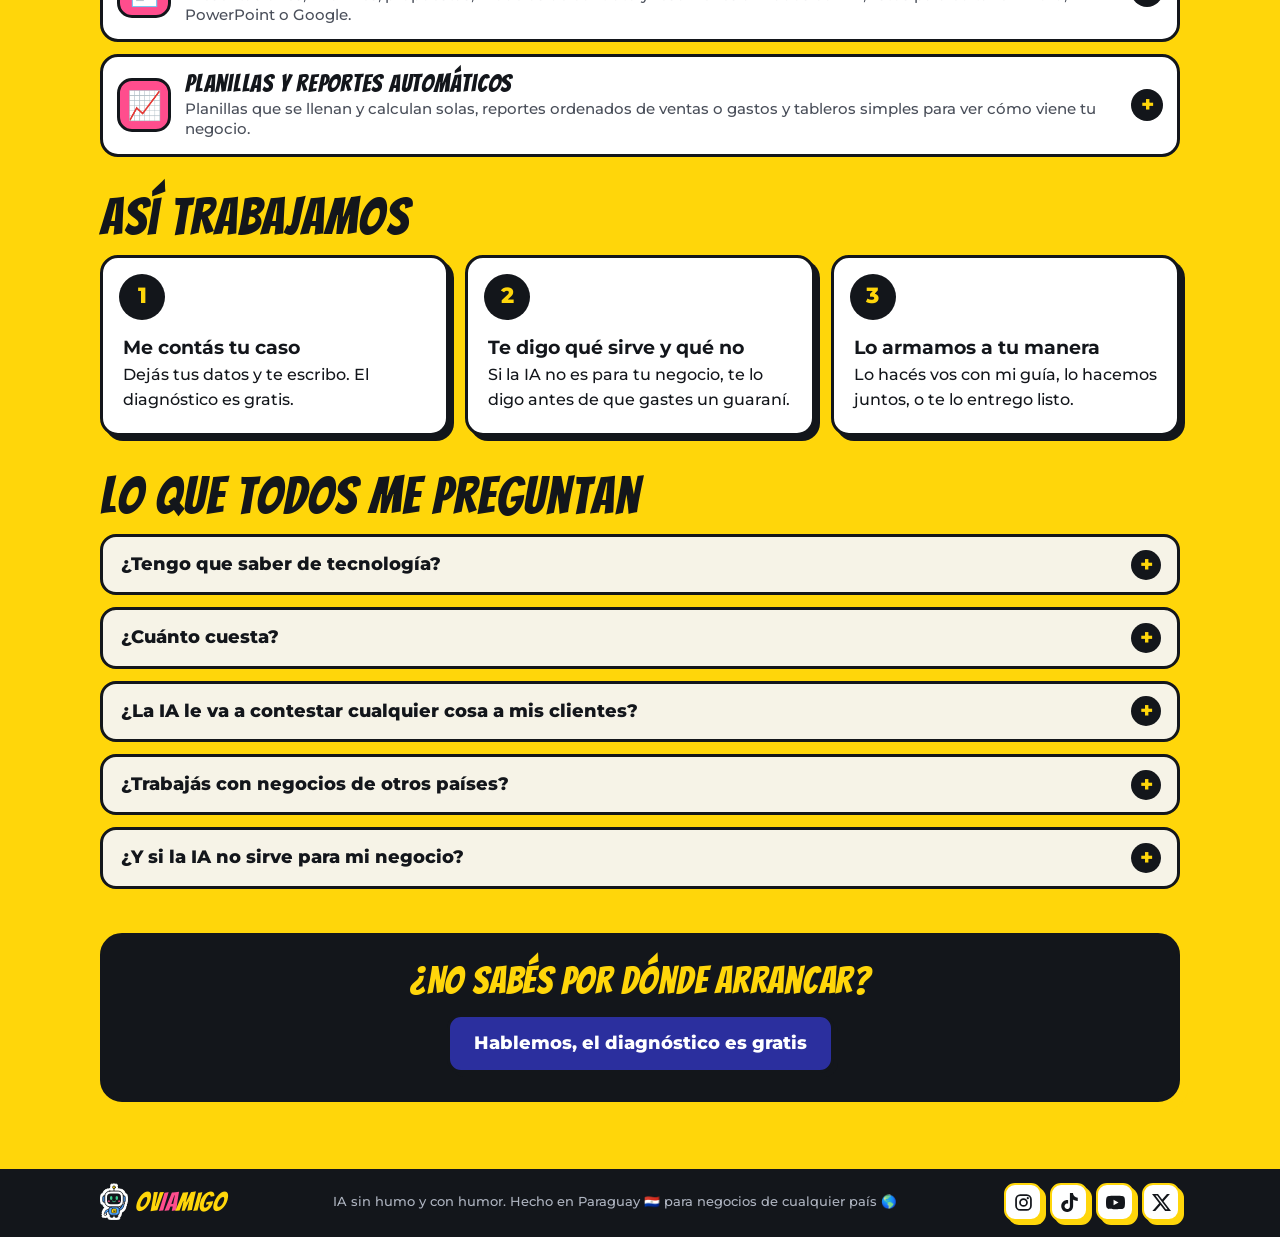
<file: servicios.html>
<!doctype html>
<html lang="es">
<head>
<meta charset="utf-8">
<meta name="viewport" content="width=device-width, initial-scale=1, viewport-fit=cover">
<title>Servicios | OvIAmigo</title>
<meta name="description" content="Todos los servicios de OvIAmigo, uno por uno: páginas web, turnos online, edición de videos, WhatsApp atendido por IA y capacitación, a bajo costo y sin promesas mágicas.">
<meta name="theme-color" content="#FFD60A">
<link rel="canonical" href="https://oviamigo.com/servicios.html">
<meta property="og:type" content="website">
<meta property="og:url" content="https://oviamigo.com/servicios.html">
<meta property="og:title" content="Servicios | OvIAmigo">
<meta property="og:description" content="Páginas web, edición de videos y WhatsApp atendido por IA, a bajo costo para negocios que recién empiezan.">
<meta property="og:image" content="https://oviamigo.com/compartir.jpg">
<meta name="twitter:card" content="summary_large_image">
<link rel="icon" type="image/svg+xml" href="favicon.svg">
<link rel="icon" type="image/png" sizes="32x32" href="icono-32.png">
<link rel="icon" type="image/png" sizes="192x192" href="icono-192.png">
<link rel="apple-touch-icon" href="icono-180.png">
<link rel="stylesheet" href="estilos.css">
<link rel="stylesheet" href="secciones.css">
</head>
<body class="pagina-servicios">



<svg width="0" height="0" style="position:absolute" aria-hidden="true">
  <symbol id="i-instagram" viewBox="0 0 24 24"><rect x="2.6" y="2.6" width="18.8" height="18.8" rx="5.4" fill="none" stroke="currentColor" stroke-width="2.2"/><circle cx="12" cy="12" r="4.4" fill="none" stroke="currentColor" stroke-width="2.2"/><circle cx="17.4" cy="6.6" r="1.4" fill="currentColor"/></symbol>
  <symbol id="i-tiktok" viewBox="0 0 24 24"><path fill="currentColor" d="M12.525.02c1.31-.02 2.61-.01 3.91-.02.08 1.53.63 3.09 1.75 4.17 1.12 1.11 2.7 1.62 4.24 1.79v4.03c-1.44-.05-2.89-.35-4.2-.97-.57-.26-1.1-.59-1.62-.93-.01 2.92.01 5.84-.02 8.75-.08 1.4-.54 2.79-1.35 3.94-1.31 1.92-3.58 3.17-5.91 3.21-1.43.08-2.86-.31-4.08-1.03-2.02-1.19-3.44-3.37-3.65-5.71-.02-.5-.03-1-.01-1.49.18-1.9 1.12-3.72 2.58-4.96 1.66-1.44 3.98-2.13 6.15-1.72.02 1.48-.04 2.96-.04 4.44-.99-.32-2.15-.23-3.02.37-.63.41-1.11 1.04-1.36 1.75-.21.51-.15 1.07-.14 1.61.24 1.64 1.82 3.02 3.5 2.87 1.12-.01 2.19-.66 2.77-1.61.19-.33.4-.67.41-1.06.1-1.79.06-3.57.07-5.36.01-4.03-.01-8.05.02-12.07z"/></symbol>
  <symbol id="i-youtube" viewBox="0 0 24 24"><path fill="currentColor" d="M23.498 6.186a3.016 3.016 0 0 0-2.122-2.136C19.505 3.545 12 3.545 12 3.545s-7.505 0-9.377.505A3.017 3.017 0 0 0 .502 6.186C0 8.07 0 12 0 12s0 3.93.502 5.814a3.016 3.016 0 0 0 2.122 2.136c1.871.505 9.376.505 9.376.505s7.505 0 9.377-.505a3.015 3.015 0 0 0 2.122-2.136C24 15.93 24 12 24 12s0-3.93-.502-5.814zM9.545 15.568V8.432L15.818 12l-6.273 3.568z"/></symbol>
  <symbol id="i-x" viewBox="0 0 24 24"><path fill="currentColor" d="M18.901 1.153h3.68l-8.04 9.19L24 22.846h-7.406l-5.8-7.584-6.638 7.584H.474l8.6-9.83L0 1.154h7.594l5.243 6.932ZM17.61 20.644h2.039L6.486 3.24H4.298Z"/></symbol>

  <!-- iconos de línea de las secciones -->
  <symbol id="i-globe" viewBox="0 0 24 24"><circle cx="12" cy="12" r="9"/><path d="M3 12h18M12 3c3.2 3 3.2 15 0 18M12 3c-3.2 3-3.2 15 0 18"/></symbol>
  <symbol id="i-video" viewBox="0 0 24 24"><rect x="3" y="5" width="18" height="14" rx="3.5"/><path d="M10.2 9.4v5.2l4.4-2.6z"/></symbol>
  <symbol id="i-chat" viewBox="0 0 24 24"><path d="M5 4.5h14a2 2 0 0 1 2 2v8.5a2 2 0 0 1-2 2h-6.6L7 20.5V17H5a2 2 0 0 1-2-2V6.5a2 2 0 0 1 2-2z"/><path d="M8 9.5h8M8 12.5h5"/></symbol>
  <symbol id="i-spark" viewBox="0 0 24 24"><path d="M11 3l1.9 5.4L18.3 10.3 12.9 12.2 11 17.6 9.1 12.2 3.7 10.3 9.1 8.4z"/><path d="M19 15l.8 2.2L22 18l-2.2.8L19 21l-.8-2.2L16 18l2.2-.8z"/></symbol>
  <symbol id="i-base" viewBox="0 0 24 24"><rect x="3.5" y="4" width="17" height="6" rx="2"/><rect x="3.5" y="14" width="17" height="6" rx="2"/><path d="M7 7h.01M7 17h.01"/></symbol>
  <symbol id="i-cap" viewBox="0 0 24 24"><path d="M2.5 9.5L12 5l9.5 4.5L12 14z"/><path d="M6.5 11.8V16c0 1.4 2.5 3 5.5 3s5.5-1.6 5.5-3v-4.2M21.5 9.5V15"/></symbol>
  <symbol id="i-shield" viewBox="0 0 24 24"><path d="M12 3l8 3v6c0 4.4-3.1 7.7-8 9-4.9-1.3-8-4.6-8-9V6z"/><path d="M8.5 12l2.5 2.5 4.5-5"/></symbol>
  <symbol id="i-coin" viewBox="0 0 24 24"><circle cx="12" cy="12" r="9"/><path d="M14.6 9.3c-.6-.8-1.6-1.3-2.7-1.3-1.5 0-2.5.8-2.5 2 0 2.7 5.2 1.3 5.2 4.1 0 1.2-1.1 2-2.7 2-1.2 0-2.2-.5-2.8-1.3M12 6.3V8M12 16v1.7"/></symbol>
  <symbol id="i-layers" viewBox="0 0 24 24"><path d="M12 3l9 5-9 5-9-5z"/><path d="M3 12.5l9 5 9-5M3 17l9 5 9-5"/></symbol>
  <symbol id="i-bolt" viewBox="0 0 24 24"><path d="M13 2.5L4.5 13.5H11l-1 8 8.5-11H12z"/></symbol>
  <symbol id="i-heart" viewBox="0 0 24 24"><path d="M12 20.5s-8.2-4.7-8.2-10.6A4.8 4.8 0 0 1 12 7.2a4.8 4.8 0 0 1 8.2 2.7c0 5.9-8.2 10.6-8.2 10.6z"/></symbol>
  <symbol id="i-lines" viewBox="0 0 24 24"><path d="M4 6.5h16M4 12h10.5M4 17.5h13"/></symbol>
  <symbol id="i-target" viewBox="0 0 24 24"><circle cx="12" cy="12" r="9"/><circle cx="12" cy="12" r="5"/><circle cx="12" cy="12" r="1.3"/></symbol>
  <symbol id="i-eye" viewBox="0 0 24 24"><path d="M2 12s3.6-7 10-7 10 7 10 7-3.6 7-10 7S2 12 2 12z"/><circle cx="12" cy="12" r="3"/></symbol>
  <symbol id="i-flag" viewBox="0 0 24 24"><path d="M5 21V4M5 4.5h11.5l-2 3.8 2 3.8H5"/></symbol>
  <symbol id="i-wa" viewBox="0 0 24 24"><path d="M20.2 12a8.2 8.2 0 0 1-12.2 7.1L3.8 20.2l1.2-4.1A8.2 8.2 0 1 1 20.2 12z"/><path d="M9.3 8.5c.2-.4.6-.4.9-.1l.9 1.5c.1.3.1.6-.2.8l-.5.5c.6 1.2 1.6 2.1 2.8 2.7l.5-.5c.2-.2.5-.3.8-.1l1.5.9c.3.2.3.6.1.9-.5.9-1.5 1.3-2.4 1-2.7-.7-4.7-2.8-5.4-5.4-.1-.8.2-1.6.9-2.2z"/></symbol>
  <symbol id="i-send" viewBox="0 0 24 24"><path d="M21 3L10.5 13.5M21 3l-6.5 18-4-7.5L3 9.5z"/></symbol>
  <!-- el robot de la marca -->
  <symbol id="robot" viewBox="0 0 200 240">
    <g stroke="#13161B" stroke-linecap="round" stroke-linejoin="round">
      <path d="M100 42V20" stroke-width="6" fill="none"/><circle cx="100" cy="15" r="10" fill="#FFD60A" stroke-width="5"/>
      <rect x="20" y="76" width="22" height="46" rx="10" fill="#4DA3FF" stroke-width="6"/><rect x="158" y="76" width="22" height="46" rx="10" fill="#4DA3FF" stroke-width="6"/>
      <path d="M64 178Q40 182 38 204" stroke-width="18" fill="none"/><path d="M138 174Q164 162 166 134" stroke-width="18" fill="none"/>
      <path d="M64 178Q40 182 38 204" stroke="#4DA3FF" stroke-width="9" fill="none"/><path d="M138 174Q164 162 166 134" stroke="#4DA3FF" stroke-width="9" fill="none"/>
      <circle cx="38" cy="208" r="9" fill="#fff" stroke-width="5"/><circle cx="166" cy="128" r="9" fill="#fff" stroke-width="5"/>
      <rect x="72" y="208" width="24" height="22" rx="8" fill="#13161B" stroke-width="4"/><rect x="104" y="208" width="24" height="22" rx="8" fill="#13161B" stroke-width="4"/>
      <rect x="62" y="154" width="76" height="60" rx="20" fill="#4DA3FF" stroke-width="6"/>
      <rect x="82" y="168" width="36" height="30" rx="7" fill="#FFD60A" stroke-width="4"/>
      <rect x="34" y="42" width="132" height="112" rx="36" fill="#fff" stroke-width="6"/>
      <rect x="50" y="60" width="100" height="76" rx="26" fill="#13161B" stroke="none"/>
      <path d="M88 114Q100 126 112 114" stroke="#3FCF8E" stroke-width="5" fill="none"/>
    </g>
    <ellipse cx="80" cy="92" rx="9" ry="14" fill="#3FCF8E"/><ellipse cx="120" cy="92" rx="9" ry="14" fill="#3FCF8E"/>
    <ellipse cx="63" cy="114" rx="8" ry="5" fill="#FF4D8D"/><ellipse cx="137" cy="114" rx="8" ry="5" fill="#FF4D8D"/>
    <text x="100" y="191" text-anchor="middle" font-family="Bangers, Impact, sans-serif" font-size="22" fill="#13161B">IA</text>
  </symbol>
</svg>

<header class="top">
  <a class="logo" href="./" aria-label="OvIAmigo, inicio"><svg class="robot" aria-hidden="true"><use href="#robot"/></svg><span class="logo-txt">Ov<b>IA</b>migo</span></a>
  <nav class="menu" aria-label="Secciones">
    <a href="servicios.html" aria-current="page">Servicios</a>
    <a href="./#rubro">Tu rubro</a>
    <a href="./#metodo">Método</a>
    <a href="./#quienes">Quiénes somos</a>
    <a href="./#contacto">Contacto</a>
  </nav>
  <a class="btn chico" href="./#contacto">Hablemos</a>
</header>

<main>
  <section class="sv-cab">
    <div class="ancho">
      <a class="volver" href="./">← Volver al inicio</a>
      <h1 class="titulo">Mis servicios</h1>
      <p class="intro">Esto es lo que hago, uno por uno. Tocá el que te interese y se abre con qué es, cómo se hace y qué necesito de vos. Si no te hace falta algo, te lo digo.</p>
      <p class="sv-sello"><span class="sello-precio">💸 Bajo costo</span> <span>El precio te lo paso antes de empezar. Sin sorpresas.</span></p>
    </div>
  </section>

  <div class="ancho sv-lista">
    <section class="sv-grupo">
      <h2 class="sv-h">Web y presencia</h2><p class="sv-sub">Que te encuentren y te escriban.</p>
      <details class="sv" id="web">
        <summary><span class="sv-ico">🌐</span><span class="sv-txt"><b>Página web para tu negocio</b><em>Es la casa de tu negocio en internet: una página con lo que hacés, tus precios o catálogo, dónde estás y un botón para escribirte.</em></span></summary>
        <div class="sv-cuerpo">
          <div><strong>Para qué sirve</strong><p>Sirve para que quien te busca encuentre todo en un solo lugar y te escriba, en vez de perderse entre publicaciones viejas.</p></div>
          <div><strong>Cómo se hace</strong><p>Le contás a Ovi qué hace tu negocio, te muestra una propuesta, la ajustan juntos y se publica con tu dirección.</p></div>
          <div><strong>Qué necesito de vos</strong><p>Tu logo si tenés, fotos, la lista de lo que ofrecés y cómo querés que te contacten.</p></div>
          <div><strong>Qué cambia el precio</strong><p>Depende de cuántas secciones lleva y si necesita catálogo, reservas o formularios. Primero se ve tu caso y recién ahí se te pasa el precio, antes de empezar.</p></div>
          <div><strong>¿Lo puedo hacer yo solo?</strong><p>Sí, hay herramientas para armarla sin programar y Ovi te puede guiar. Lo que más cuesta no es la técnica: es ordenar qué decir y en qué orden.</p></div>
          <div><strong>Cuándo no te hace falta</strong><p>Si recién empezás y vendés solo por Instagram o WhatsApp, quizás te alcance con una página de enlaces. No hace falta arrancar por lo más grande.</p></div>
          <div><strong>Dónde verlo</strong><p>Esta misma página es un ejemplo: la armó Ovi. Recorrela desde el celular y fijate cómo carga.</p></div>
          <div class="sv-pie"><a class="btn rosa" href="./?quiero=%F0%9F%8C%90%20P%C3%A1gina%20web%20para%20tu%20negocio">Pedir este servicio</a><a class="btn fantasma" href="./#chat">Preguntale al robot</a></div>
        </div>
      </details>
      <details class="sv" id="enlaces">
        <summary><span class="sv-ico">🔗</span><span class="sv-txt"><b>Página de enlaces para tu bio</b><em>Es una página cortita que va en la bio de tus redes: reúne tu WhatsApp, tus servicios, tu ubicación y tus otras redes en un solo enlace.</em></span></summary>
        <div class="sv-cuerpo">
          <div><strong>Para qué sirve</strong><p>Sirve para que quien llega desde Instagram o TikTok no se pierda: toca el enlace y ve todo lo importante.</p></div>
          <div><strong>Cómo se hace</strong><p>Le pasás a Ovi qué querés mostrar, la arma con tus colores y te queda un enlace para pegar en tus bios.</p></div>
          <div><strong>Qué necesito de vos</strong><p>Tu foto o logo, tus redes y los botones que querés: WhatsApp, catálogo, ubicación, lo que uses.</p></div>
          <div><strong>Qué cambia el precio</strong><p>Depende de si es solo una lista de botones o si lleva formulario, chat o calculadora. Primero se ve tu caso y recién ahí se te pasa el precio, antes de empezar.</p></div>
          <div><strong>¿Lo puedo hacer yo solo?</strong><p>Sí, es de lo más fácil de hacer por tu cuenta y hay opciones gratis. Ovi te puede guiar o dejártela lista, como prefieras.</p></div>
          <div><strong>Cuándo no te hace falta</strong><p>Si ya tenés una página web completa, puede que no la necesites: alcanza con poner tu web en la bio.</p></div>
          <div><strong>Dónde verlo</strong><p>Sí: la página de enlaces que Ovi tiene en la bio de sus redes. Entrá desde Instagram o TikTok y la ves funcionando.</p></div>
          <div class="sv-pie"><a class="btn rosa" href="./?quiero=%F0%9F%94%97%20P%C3%A1gina%20de%20enlaces%20para%20tu%20bio">Pedir este servicio</a><a class="btn fantasma" href="./#chat">Preguntale al robot</a></div>
        </div>
      </details>
      <details class="sv" id="turnos">
        <summary><span class="sv-ico">📅</span><span class="sv-txt"><b>Turnos y reservas online</b><em>Es una página donde tus clientes eligen día y hora, y a vos te llega el aviso con sus datos. Sin ida y vuelta de mensajes.</em></span></summary>
        <div class="sv-cuerpo">
          <div><strong>Para qué sirve</strong><p>Sirve para dejar de coordinar horarios a mano y para que te reserven aunque estés ocupado o durmiendo.</p></div>
          <div><strong>Cómo se hace</strong><p>Definen tus horarios y servicios, Ovi arma el formulario de reserva y lo conecta a tu calendario para que cada turno aparezca solo.</p></div>
          <div><strong>Qué necesito de vos</strong><p>Tus días y horarios de atención, cuánto dura cada servicio y qué datos querés pedirle al cliente.</p></div>
          <div><strong>Qué cambia el precio</strong><p>Depende de cuántos servicios y profesionales tiene tu agenda y si lleva recordatorios. Primero se ve tu caso y recién ahí se te pasa el precio, antes de empezar.</p></div>
          <div><strong>¿Lo puedo hacer yo solo?</strong><p>Sí, hay herramientas de agenda que podés configurar vos. Ovi te guía para elegir una que no te cobre de más por cosas que no usás.</p></div>
          <div><strong>Cuándo no te hace falta</strong><p>Si atendés por orden de llegada o tenés pocos turnos por semana, quizás no lo necesites todavía.</p></div>
          <div><strong>Dónde verlo</strong><p>Todavía no hay un ejemplo público para mostrar acá. Pedile a Ovi por WhatsApp que te muestre cómo se ve por dentro.</p></div>
          <div class="sv-pie"><a class="btn rosa" href="./?quiero=%F0%9F%93%85%20Turnos%20y%20reservas%20online">Pedir este servicio</a><a class="btn fantasma" href="./#chat">Preguntale al robot</a></div>
        </div>
      </details>
      <details class="sv" id="formularios">
        <summary><span class="sv-ico">🧮</span><span class="sv-txt"><b>Calculadoras y formularios</b><em>Son herramientas interactivas para tu página: un formulario que toma pedidos o consultas, o una calculadora que le da al cliente un número al instante.</em></span></summary>
        <div class="sv-cuerpo">
          <div><strong>Para qué sirve</strong><p>Sirve para que las consultas te lleguen ordenadas y completas, en vez de veinte mensajes sueltos.</p></div>
          <div><strong>Cómo se hace</strong><p>Ven qué necesitás preguntar o calcular, Ovi lo arma, lo prueban con casos reales y se suma a tu página.</p></div>
          <div><strong>Qué necesito de vos</strong><p>Las preguntas que hoy le hacés a cada cliente, o la cuenta que hacés a mano para pasar un presupuesto.</p></div>
          <div><strong>Qué cambia el precio</strong><p>Depende de cuántos pasos tiene y si los datos tienen que ir a una planilla o a tu correo. Primero se ve tu caso y recién ahí se te pasa el precio, antes de empezar.</p></div>
          <div><strong>¿Lo puedo hacer yo solo?</strong><p>Sí, los formularios simples se arman gratis y sin programar. Las calculadoras a medida llevan un poco más, y ahí ayuda Ovi.</p></div>
          <div><strong>Cuándo no te hace falta</strong><p>Si te escriben pocas personas por semana, un formulario puede ser un paso de más. Primero conviene que te encuentren.</p></div>
          <div><strong>Dónde verlo</strong><p>Sí, uno lo tenés en la página de inicio: el formulario de “Hablemos”. Si querés ver una calculadora a medida, pedile a Ovi un ejemplo por WhatsApp.</p></div>
          <div class="sv-pie"><a class="btn rosa" href="./?quiero=%F0%9F%A7%AE%20Calculadoras%20y%20formularios%20interactivos">Pedir este servicio</a><a class="btn fantasma" href="./#chat">Preguntale al robot</a></div>
        </div>
      </details>
    </section>
    <section class="sv-grupo">
      <h2 class="sv-h">Contenido para redes</h2><p class="sv-sub">Que publicar no te lleve la vida.</p>
      <details class="sv" id="videos">
        <summary><span class="sv-ico">🎬</span><span class="sv-txt"><b>Recorte y edición de videos</b><em>Ovi toma tus grabaciones y las convierte en videos cortos listos para publicar: cortes, subtítulos, títulos en pantalla, música y portada.</em></span></summary>
        <div class="sv-cuerpo">
          <div><strong>Para qué sirve</strong><p>Sirve para publicar seguido sin pasarte horas editando, y para que el video se entienda aunque lo vean sin sonido.</p></div>
          <div><strong>Cómo se hace</strong><p>Le mandás a Ovi lo que grabaste, te devuelve el video editado, le decís qué ajustar y queda listo para subir.</p></div>
          <div><strong>Qué necesito de vos</strong><p>Tus grabaciones, aunque sean con el celular, y una idea de qué querés contar. Si no sabés qué grabar, Ovi te pasa un guion.</p></div>
          <div><strong>Qué cambia el precio</strong><p>Depende de cuánto dura el material, cuántos videos son y qué tan trabajada es la edición. Primero se ve tu caso y recién ahí se te pasa el precio, antes de empezar.</p></div>
          <div><strong>¿Lo puedo hacer yo solo?</strong><p>Sí, con apps de edición para celular se puede, y Ovi te enseña lo básico: cortar, subtitular y exportar bien.</p></div>
          <div><strong>Cuándo no te hace falta</strong><p>Un video bien editado no arregla un mensaje confuso. Primero conviene tener claro qué querés decir en 30 segundos.</p></div>
          <div><strong>Dónde verlo</strong><p>Sí: los videos que Ovi publica todos los días en Instagram, TikTok y YouTube. Así queda la edición.</p></div>
          <div class="sv-pie"><a class="btn rosa" href="./?quiero=%F0%9F%8E%AC%20Edici%C3%B3n%20de%20videos%20y%20reels">Pedir este servicio</a><a class="btn fantasma" href="./#chat">Preguntale al robot</a></div>
        </div>
      </details>
      <details class="sv" id="miniaturas">
        <summary><span class="sv-ico">🖼️</span><span class="sv-txt"><b>Miniaturas y portadas</b><em>Es la imagen de tapa de tu video: lo primero que se ve antes de darle play. Lleva una foto clara y pocas palabras bien grandes.</em></span></summary>
        <div class="sv-cuerpo">
          <div><strong>Para qué sirve</strong><p>Sirve para que alguien frene y elija tu video entre todos los demás.</p></div>
          <div><strong>Cómo se hace</strong><p>Le pasás a Ovi el video o el tema, te propone dos o tres opciones y elegís la que más te gusta.</p></div>
          <div><strong>Qué necesito de vos</strong><p>El video o una foto tuya o del producto, y el título que querés destacar.</p></div>
          <div><strong>Qué cambia el precio</strong><p>Depende de cuántas necesitás y si son para un video suelto o para toda una serie con el mismo estilo. Primero se ve tu caso y recién ahí se te pasa el precio, antes de empezar.</p></div>
          <div><strong>¿Lo puedo hacer yo solo?</strong><p>Sí, con herramientas de diseño con plantillas se puede. Ovi te enseña las reglas: una idea, pocas palabras, letra grande.</p></div>
          <div><strong>Cuándo no te hace falta</strong><p>Una buena portada con un video flojo decepciona. La tapa promete; el video tiene que cumplir.</p></div>
          <div><strong>Dónde verlo</strong><p>Sí: mirá las portadas de sus videos en YouTube y TikTok.</p></div>
          <div class="sv-pie"><a class="btn rosa" href="./?quiero=%F0%9F%96%BC%EF%B8%8F%20Miniaturas%20y%20portadas">Pedir este servicio</a><a class="btn fantasma" href="./#chat">Preguntale al robot</a></div>
        </div>
      </details>
      <details class="sv" id="banners">
        <summary><span class="sv-ico">🎨</span><span class="sv-txt"><b>Banners y fotos de perfil</b><em>Es la imagen de tu marca en las redes: la foto de perfil y el banner o encabezado, con tus colores y tu nombre bien claros.</em></span></summary>
        <div class="sv-cuerpo">
          <div><strong>Para qué sirve</strong><p>Sirve para que tu negocio se vea igual en todas partes y la gente lo reconozca al toque.</p></div>
          <div><strong>Cómo se hace</strong><p>Le contás a Ovi el estilo que te gusta, te muestra opciones y te entrega los archivos en el tamaño de cada red.</p></div>
          <div><strong>Qué necesito de vos</strong><p>El nombre de tu negocio, tus colores si ya los tenés y alguna referencia de estilo que te guste.</p></div>
          <div><strong>Qué cambia el precio</strong><p>Depende de para cuántas redes es y si se parte de un logo que ya tenés o de cero. Primero se ve tu caso y recién ahí se te pasa el precio, antes de empezar.</p></div>
          <div><strong>¿Lo puedo hacer yo solo?</strong><p>Sí, con plantillas se puede. Lo importante es respetar los tamaños de cada red para que no se corte nada.</p></div>
          <div><strong>Cuándo no te hace falta</strong><p>Cambiar la imagen muy seguido confunde. Mejor elegir una buena y sostenerla.</p></div>
          <div><strong>Dónde verlo</strong><p>Sí: el banner y la foto de perfil de sus propias redes son el ejemplo más a mano.</p></div>
          <div class="sv-pie"><a class="btn rosa" href="./?quiero=%F0%9F%8E%A8%20Banners%20y%20fotos%20de%20perfil">Pedir este servicio</a><a class="btn fantasma" href="./#chat">Preguntale al robot</a></div>
        </div>
      </details>
      <details class="sv" id="guiones">
        <summary><span class="sv-ico">✍️</span><span class="sv-txt"><b>Guiones y textos para tus videos</b><em>Es el texto de lo que vas a decir en el video, pensado para enganchar en los primeros segundos y cerrar con una invitación clara.</em></span></summary>
        <div class="sv-cuerpo">
          <div><strong>Para qué sirve</strong><p>Sirve para grabar más rápido, sin quedarte en blanco y sin irte por las ramas.</p></div>
          <div><strong>Cómo se hace</strong><p>Le contás a Ovi tu tema y a quién le hablás, te pasa el guion con el gancho, el desarrollo y el cierre, y lo ajustan a tu forma de hablar.</p></div>
          <div><strong>Qué necesito de vos</strong><p>De qué querés hablar, quién es tu cliente y algún video tuyo para tomar tu tono.</p></div>
          <div><strong>Qué cambia el precio</strong><p>Depende de cuántos guiones son y cuánto dura cada video. Primero se ve tu caso y recién ahí se te pasa el precio, antes de empezar.</p></div>
          <div><strong>¿Lo puedo hacer yo solo?</strong><p>Sí, y la IA ayuda mucho con el borrador. El truco es corregirlo para que suene a vos y no a robot.</p></div>
          <div><strong>Cuándo no te hace falta</strong><p>Un guion leído palabra por palabra suena acartonado. Sirve como guía, no como libreto de memoria.</p></div>
          <div><strong>Dónde verlo</strong><p>Sí: cada video de sus redes sale de un guion corto. Fijate cómo arrancan y cómo cierran.</p></div>
          <div class="sv-pie"><a class="btn rosa" href="./?quiero=%E2%9C%8D%EF%B8%8F%20Guiones%20y%20textos%20para%20tus%20videos">Pedir este servicio</a><a class="btn fantasma" href="./#chat">Preguntale al robot</a></div>
        </div>
      </details>
      <details class="sv" id="plan">
        <summary><span class="sv-ico">🗓️</span><span class="sv-txt"><b>Plan de contenido del mes</b><em>Es una lista ordenada de qué publicar cada día del mes: el tema, el formato y la idea central de cada publicación.</em></span></summary>
        <div class="sv-cuerpo">
          <div><strong>Para qué sirve</strong><p>Sirve para dejar de pensar cada mañana qué subir y para publicar con constancia.</p></div>
          <div><strong>Cómo se hace</strong><p>Ven qué vendés y qué te preguntan tus clientes, y con eso Ovi arma el mes: temas, ganchos y formato de cada publicación.</p></div>
          <div><strong>Qué necesito de vos</strong><p>Qué ofrecés, a quién le vendés y las preguntas que más te hacen. Con eso alcanza para arrancar.</p></div>
          <div><strong>Qué cambia el precio</strong><p>Depende de cuántas publicaciones por semana querés y si incluye los guiones o solo las ideas. Primero se ve tu caso y recién ahí se te pasa el precio, antes de empezar.</p></div>
          <div><strong>¿Lo puedo hacer yo solo?</strong><p>Sí, con IA se puede armar un primer borrador en minutos. Ovi te enseña a pedírselo bien y a filtrar lo que no sirve.</p></div>
          <div><strong>Cuándo no te hace falta</strong><p>Un plan no sirve si es imposible de cumplir. Mejor tres publicaciones buenas por semana que siete a las apuradas.</p></div>
          <div><strong>Dónde verlo</strong><p>El mejor ejemplo es su propio ritmo: un video por día en sus redes, siguiendo un plan.</p></div>
          <div class="sv-pie"><a class="btn rosa" href="./?quiero=%F0%9F%97%93%EF%B8%8F%20Plan%20de%20contenido%20del%20mes">Pedir este servicio</a><a class="btn fantasma" href="./#chat">Preguntale al robot</a></div>
        </div>
      </details>
    </section>
    <section class="sv-grupo">
      <h2 class="sv-h">WhatsApp e IA</h2><p class="sv-sub">Que no se te pierda ninguna consulta.</p>
      <details class="sv" id="wabusiness">
        <summary><span class="sv-ico">💬</span><span class="sv-txt"><b>WhatsApp Business bien configurado</b><em>Es la versión de WhatsApp para negocios. Bien configurada tiene tu perfil completo, catálogo, mensaje de bienvenida, respuestas rápidas y etiquetas para ordenar clientes.</em></span></summary>
        <div class="sv-cuerpo">
          <div><strong>Para qué sirve</strong><p>Sirve para responder más rápido y para que tu negocio se vea serio desde el primer mensaje.</p></div>
          <div><strong>Cómo se hace</strong><p>Revisan cómo atendés hoy, Ovi carga tu perfil, catálogo y respuestas, y te enseña a usar cada función en el día a día.</p></div>
          <div><strong>Qué necesito de vos</strong><p>Tu horario, dirección, lista de productos o servicios y las preguntas que más te repiten.</p></div>
          <div><strong>Qué cambia el precio</strong><p>Depende de cuántos productos lleva el catálogo y cuántas respuestas rápidas hay que preparar. Primero se ve tu caso y recién ahí se te pasa el precio, antes de empezar.</p></div>
          <div><strong>¿Lo puedo hacer yo solo?</strong><p>Sí, la app es gratis y se puede configurar sin ayuda. Ovi te guía para no saltearte lo que más tiempo ahorra.</p></div>
          <div><strong>Cuándo no te hace falta</strong><p>No responde solo preguntas nuevas: te ahorra tipeo, pero alguien tiene que estar del otro lado. Para eso está el asistente con IA.</p></div>
          <div><strong>Dónde verlo</strong><p>No hay una muestra pública para ver acá, pero Ovi te puede mostrar por WhatsApp cómo queda un perfil bien configurado.</p></div>
          <div class="sv-pie"><a class="btn rosa" href="./?quiero=%F0%9F%92%AC%20WhatsApp%20Business%20bien%20configurado">Pedir este servicio</a><a class="btn fantasma" href="./#chat">Preguntale al robot</a></div>
        </div>
      </details>
      <details class="sv" id="asistente">
        <summary><span class="sv-ico">🤖</span><span class="sv-txt"><b>Asistente con IA para WhatsApp</b><em>Es un asistente conectado al WhatsApp de tu negocio que responde solo las preguntas de siempre (precios, horarios, cómo comprar) y te pasa a vos lo que no sabe.</em></span></summary>
        <div class="sv-cuerpo">
          <div><strong>Para qué sirve</strong><p>Sirve para no perder ventas por responder tarde, sobre todo de noche y los fines de semana.</p></div>
          <div><strong>Cómo se hace</strong><p>Juntan tus preguntas frecuentes y tu forma de atender, Ovi lo configura, lo prueban con casos reales y recién ahí se enciende.</p></div>
          <div><strong>Qué necesito de vos</strong><p>Tus precios, horarios, formas de pago y las preguntas que más te hacen. Cuanto mejor la información, mejor responde.</p></div>
          <div><strong>Qué cambia el precio</strong><p>Depende de cuánta información maneja y cuántos mensajes recibís por mes. Primero se ve tu caso y recién ahí se te pasa el precio, antes de empezar.</p></div>
          <div><strong>¿Lo puedo hacer yo solo?</strong><p>Se puede, pero es lo más técnico de la lista: hay que conectar WhatsApp con una plataforma de asistentes. Conviene hacerlo acompañado.</p></div>
          <div><strong>Cuándo no te hace falta</strong><p>Sin humo: puede equivocarse si la información está mal cargada, y hay plataformas que cobran por mes o por mensaje. Por eso se prueba bien antes de encenderlo.</p></div>
          <div><strong>Dónde verlo</strong><p>El robot del inicio es un pariente simple: responde preguntas ya preparadas. Un asistente con IA va un paso más allá y entiende preguntas nuevas. Si querés ver cómo sería en tu negocio, pedíselo a Ovi.</p></div>
          <div class="sv-pie"><a class="btn rosa" href="./?quiero=%F0%9F%A4%96%20Asistente%20con%20IA%20para%20WhatsApp">Pedir este servicio</a><a class="btn fantasma" href="./#chat">Preguntale al robot</a></div>
        </div>
      </details>
      <details class="sv" id="avisos">
        <summary><span class="sv-ico">🔔</span><span class="sv-txt"><b>Avisos automáticos de pedidos y turnos</b><em>Son mensajes que salen solos cuando pasa algo: entra un pedido, alguien reserva un turno o se acerca la fecha de una cita.</em></span></summary>
        <div class="sv-cuerpo">
          <div><strong>Para qué sirve</strong><p>Sirve para enterarte al instante de cada pedido y para que tus clientes no se olviden de sus turnos.</p></div>
          <div><strong>Cómo se hace</strong><p>Definen qué tiene que avisar y a quién, Ovi lo conecta con tu formulario o tu agenda y lo prueban.</p></div>
          <div><strong>Qué necesito de vos</strong><p>Qué querés que te avise, por dónde (correo o WhatsApp) y qué texto debería decir.</p></div>
          <div><strong>Qué cambia el precio</strong><p>Depende de cuántos tipos de aviso son y por qué canal salen. Primero se ve tu caso y recién ahí se te pasa el precio, antes de empezar.</p></div>
          <div><strong>¿Lo puedo hacer yo solo?</strong><p>Los avisos por correo son fáciles de armar por tu cuenta. Los de WhatsApp tienen más vueltas, y ahí conviene ayuda.</p></div>
          <div><strong>Cuándo no te hace falta</strong><p>Demasiados avisos cansan. Mejor pocos y útiles que un mensaje por cada cosa.</p></div>
          <div><strong>Dónde verlo</strong><p>Sí, uno cercano: cuando alguien completa el formulario “Hablemos” de la página de inicio, a Ovi le llega el aviso al instante.</p></div>
          <div class="sv-pie"><a class="btn rosa" href="./?quiero=%F0%9F%94%94%20Avisos%20autom%C3%A1ticos%20de%20pedidos%20y%20turnos">Pedir este servicio</a><a class="btn fantasma" href="./#chat">Preguntale al robot</a></div>
        </div>
      </details>
      <details class="sv" id="planilla">
        <summary><span class="sv-ico">📊</span><span class="sv-txt"><b>Planilla de clientes con calendario</b><em>Es una planilla donde cae cada pedido o consulta con nombre, contacto y estado, conectada a tu calendario para que los turnos aparezcan solos.</em></span></summary>
        <div class="sv-cuerpo">
          <div><strong>Para qué sirve</strong><p>Sirve para saber a quién le respondiste, quién quedó pendiente y qué tenés agendado, sin depender de tu memoria.</p></div>
          <div><strong>Cómo se hace</strong><p>Ven qué datos necesitás guardar, Ovi arma la planilla con colores y estados, y la conecta a tu formulario y a tu calendario.</p></div>
          <div><strong>Qué necesito de vos</strong><p>Qué datos anotás hoy de cada cliente (aunque sea en un cuaderno) y qué calendario usás.</p></div>
          <div><strong>Qué cambia el precio</strong><p>Depende de cuántos datos guarda y con qué más hay que conectarla. Primero se ve tu caso y recién ahí se te pasa el precio, antes de empezar.</p></div>
          <div><strong>¿Lo puedo hacer yo solo?</strong><p>Sí, una planilla básica la podés armar gratis. Lo que suma es conectarla para que se llene sola, y eso Ovi te lo enseña o te lo deja listo.</p></div>
          <div><strong>Cuándo no te hace falta</strong><p>Una planilla que nadie actualiza no sirve. Tiene que ser simple, o se abandona a la semana.</p></div>
          <div><strong>Dónde verlo</strong><p>No hay una pública para mostrar, porque llevan datos de clientes. Ovi te puede mostrar un modelo vacío.</p></div>
          <div class="sv-pie"><a class="btn rosa" href="./?quiero=%F0%9F%93%8A%20Planilla%20de%20clientes%20conectada%20a%20tu%20calendario">Pedir este servicio</a><a class="btn fantasma" href="./#chat">Preguntale al robot</a></div>
        </div>
      </details>
    </section>
    <section class="sv-grupo">
      <h2 class="sv-h">Aprender y usar</h2><p class="sv-sub">Que lo puedas usar vos solo.</p>
      <details class="sv" id="capacitacion">
        <summary><span class="sv-ico">🧑‍🏫</span><span class="sv-txt"><b>Capacitación en IA</b><em>Es una clase práctica para vos o tu equipo: cómo usar IA en las tareas de todos los días, con ejemplos de tu propio negocio.</em></span></summary>
        <div class="sv-cuerpo">
          <div><strong>Para qué sirve</strong><p>Sirve para que tu equipo ahorre tiempo en lo repetitivo: responder mensajes, redactar, resumir y ordenar información.</p></div>
          <div><strong>Cómo se hace</strong><p>Antes le contás a Ovi qué hace tu equipo. Arma la clase con sus tareas reales, practican y les queda una guía para seguir solos.</p></div>
          <div><strong>Qué necesito de vos</strong><p>Cuántas personas son, qué tareas hacen y qué herramientas ya usan.</p></div>
          <div><strong>Qué cambia el precio</strong><p>Depende de cuántas personas participan, cuántos encuentros son y si es presencial u online. Primero se ve tu caso y recién ahí se te pasa el precio, antes de empezar.</p></div>
          <div><strong>¿Lo puedo hacer yo solo?</strong><p>Sí, con constancia se aprende por cuenta propia, y en las redes de Ovi hay un video gratis por día. La capacitación te ahorra el camino largo.</p></div>
          <div><strong>Cuándo no te hace falta</strong><p>Una clase sola no cambia nada si después nadie practica. Por eso se trabaja con tareas reales y no con teoría.</p></div>
          <div><strong>Dónde verlo</strong><p>La mejor muestra de cómo explica Ovi son sus videos diarios en redes: cortos, en criollo y sin tecnicismos.</p></div>
          <div class="sv-pie"><a class="btn rosa" href="./?quiero=%F0%9F%A7%91%E2%80%8D%F0%9F%8F%AB%20Capacitaci%C3%B3n%20en%20IA%20para%20tu%20equipo">Pedir este servicio</a><a class="btn fantasma" href="./#chat">Preguntale al robot</a></div>
        </div>
      </details>
      <details class="sv" id="plantillas">
        <summary><span class="sv-ico">📦</span><span class="sv-txt"><b>Plantillas y sistemas listos</b><em>Son herramientas ya armadas que solo tenés que completar: mensajes de respuesta, planillas de pedidos, formatos de publicación y guías paso a paso.</em></span></summary>
        <div class="sv-cuerpo">
          <div><strong>Para qué sirve</strong><p>Sirve para arrancar hoy sin empezar de cero ni pagar un desarrollo a medida.</p></div>
          <div><strong>Cómo se hace</strong><p>Le contás a Ovi qué querés ordenar, te pasa la plantilla que mejor encaja y la adaptan a tu negocio.</p></div>
          <div><strong>Qué necesito de vos</strong><p>Qué problema querés resolver primero. Con eso Ovi elige la plantilla y la ajusta.</p></div>
          <div><strong>Qué cambia el precio</strong><p>Depende de si la plantilla sirve tal cual o hay que adaptarla. Primero se ve tu caso y recién ahí se te pasa el precio, antes de empezar.</p></div>
          <div><strong>¿Lo puedo hacer yo solo?</strong><p>Sí, justamente están pensadas para que las uses por tu cuenta, con instrucciones claras.</p></div>
          <div><strong>Cuándo no te hace falta</strong><p>Una plantilla resuelve lo común. Si tu caso es muy particular, puede hacer falta algo a medida.</p></div>
          <div><strong>Dónde verlo</strong><p>Ovi te puede mostrar modelos por WhatsApp según lo que necesites ordenar.</p></div>
          <div class="sv-pie"><a class="btn rosa" href="./?quiero=%F0%9F%93%A6%20Plantillas%20y%20sistemas%20listos%20para%20usar">Pedir este servicio</a><a class="btn fantasma" href="./#chat">Preguntale al robot</a></div>
        </div>
      </details>
    </section>
    <section class="sv-grupo">
      <h2 class="sv-h">Dominio y más cosas con IA</h2><p class="sv-sub">Lo que completa tu negocio en internet.</p>
      <details class="sv" id="dominio">
        <summary><span class="sv-ico">🏷️</span><span class="sv-txt"><b>Dominio y correo profesional</b><em>Es conseguir la dirección de tu negocio en internet (por ejemplo tunegocio.com o tunegocio.com.py) y dejarla funcionando: que abra tu página y que tengas un correo con ese nombre.</em></span></summary>
        <div class="sv-cuerpo">
          <div><strong>Para qué sirve</strong><p>Sirve para que te encuentren con un nombre propio y para verte más serio con un correo tipo contacto@tunegocio.com, en vez de un Gmail suelto.</p></div>
          <div><strong>Cómo se hace</strong><p>Se elige el nombre juntos y se verifica que esté libre. El dominio se registra a tu nombre, se conecta a tu página y se crea el correo. Ovi te acompaña en cada paso.</p></div>
          <div><strong>Qué necesito de vos</strong><p>Dos o tres nombres que te gusten y tus datos para registrarlo a tu nombre. El pago del dominio lo hacés vos directo, así queda tuyo.</p></div>
          <div><strong>Qué cambia el precio</strong><p>Depende de la terminación elegida (.com, .com.py, .net) y si querés correo profesional además de la página. Primero se ve tu caso y recién ahí se te pasa el precio, antes de empezar.</p></div>
          <div><strong>¿Lo puedo hacer yo solo?</strong><p>Sí, registrarlo no es difícil. Lo que da dolores de cabeza es conectarlo bien con la página y el correo; ahí ayuda Ovi.</p></div>
          <div><strong>Cuándo no te hace falta</strong><p>Si recién empezás y una página de enlaces te alcanza, el dominio puede esperar. Hay opciones gratuitas para arrancar. El dominio se paga por año y es un costo aparte.</p></div>
          <div><strong>Dónde verlo</strong><p>Esta misma página usa oviamigo.com: un dominio registrado y conectado a una página publicada.</p></div>
          <div class="sv-pie"><a class="btn rosa" href="./?quiero=%F0%9F%8F%B7%EF%B8%8F%20Dominio%20y%20correo%20profesional">Pedir este servicio</a><a class="btn fantasma" href="./#chat">Preguntale al robot</a></div>
        </div>
      </details>
      <details class="sv" id="imagenes">
        <summary><span class="sv-ico">📸</span><span class="sv-txt"><b>Imágenes y fotos de producto con IA</b><em>Fotos de producto, ilustraciones y gráficos para tus redes o tu página, hechos o retocados con IA: fondos limpios, versiones en distintos formatos, ideas visuales.</em></span></summary>
        <div class="sv-cuerpo">
          <div><strong>Para qué sirve</strong><p>Sirve para tener imágenes prolijas sin contratar una sesión de fotos cada vez.</p></div>
          <div><strong>Cómo se hace</strong><p>Me mandás tus fotos o la idea, se generan o retocan, elegís las que más te gustan y se ajustan hasta que queden bien.</p></div>
          <div><strong>Qué necesito de vos</strong><p>Fotos reales de tus productos si tenés, tu logo y colores, y una idea de cómo querés que se vea.</p></div>
          <div><strong>Qué cambia el precio</strong><p>Depende de cuántas imágenes son y qué tan a medida tienen que ser. Primero se ve tu caso y recién ahí se te pasa el precio, antes de empezar.</p></div>
          <div><strong>¿Lo puedo hacer yo solo?</strong><p>Sí, hay herramientas gratis para probar. Lo difícil es que todas se vean parecidas entre sí y de tu marca; ahí ayuda tener método.</p></div>
          <div><strong>Cuándo no te hace falta</strong><p>Sin humo: la IA puede deformar productos, manos o textos. Si tu producto tiene que verse exacto, conviene partir de tu foto real.</p></div>
          <div><strong>Dónde verlo</strong><p>Mirá las portadas y miniaturas de los videos de Ovi en sus redes.</p></div>
          <div class="sv-pie"><a class="btn rosa" href="./?quiero=%F0%9F%93%B8%20Im%C3%A1genes%20y%20fotos%20de%20producto%20con%20IA">Pedir este servicio</a><a class="btn fantasma" href="./#chat">Preguntale al robot</a></div>
        </div>
      </details>
      <details class="sv" id="voz">
        <summary><span class="sv-ico">🎙️</span><span class="sv-txt"><b>Voz, subtítulos y videos con IA</b><em>Subtítulos, voz en off, traducciones y videos cortos armados con ayuda de IA a partir de tu guion o tus grabaciones.</em></span></summary>
        <div class="sv-cuerpo">
          <div><strong>Para qué sirve</strong><p>Sirve para que tus videos se entiendan sin sonido, lleguen a más gente y no te pases horas editando.</p></div>
          <div><strong>Cómo se hace</strong><p>Me pasás el guion o los videos, se arman los subtítulos y la voz, revisás que todo suene bien y se entrega listo para subir.</p></div>
          <div><strong>Qué necesito de vos</strong><p>Tus grabaciones o el guion, y qué tono querés: serio, divertido, cercano.</p></div>
          <div><strong>Qué cambia el precio</strong><p>Depende de cuántos videos y minutos son, y si lleva voz generada o la tuya. Primero se ve tu caso y recién ahí se te pasa el precio, antes de empezar.</p></div>
          <div><strong>¿Lo puedo hacer yo solo?</strong><p>Los subtítulos automáticos sí podés hacerlos solo. La voz generada y el pulido final llevan más ojo.</p></div>
          <div><strong>Cuándo no te hace falta</strong><p>Una voz robótica espanta si no está bien trabajada. A veces tu propia voz, aunque no sea perfecta, funciona mejor.</p></div>
          <div><strong>Dónde verlo</strong><p>Mirá los videos de Ovi en sus redes para ver el estilo de edición.</p></div>
          <div class="sv-pie"><a class="btn rosa" href="./?quiero=%F0%9F%8E%99%EF%B8%8F%20Voz%2C%20subt%C3%ADtulos%20y%20videos%20con%20IA">Pedir este servicio</a><a class="btn fantasma" href="./#chat">Preguntale al robot</a></div>
        </div>
      </details>
      <details class="sv" id="textos">
        <summary><span class="sv-ico">📝</span><span class="sv-txt"><b>Textos y catálogos con IA</b><em>Descripciones de productos, textos para tu página, mensajes de WhatsApp, publicaciones y respuestas tipo, escritos con IA y ajustados a tu forma de hablar.</em></span></summary>
        <div class="sv-cuerpo">
          <div><strong>Para qué sirve</strong><p>Sirve para no quedarte en blanco y para que todo lo que publicás suene a vos, no a un robot.</p></div>
          <div><strong>Cómo se hace</strong><p>Me contás qué vendés y cómo hablás con tus clientes, se arman los textos, los revisás y se ajustan.</p></div>
          <div><strong>Qué necesito de vos</strong><p>Tu lista de productos o servicios, ejemplos de cómo le escribís a tus clientes y tu tono.</p></div>
          <div><strong>Qué cambia el precio</strong><p>Depende de cuántos textos son y si hace falta investigar tu rubro. Primero se ve tu caso y recién ahí se te pasa el precio, antes de empezar.</p></div>
          <div><strong>¿Lo puedo hacer yo solo?</strong><p>Sí, y con buenas instrucciones sale muy bien. Ovi te enseña a pedirlos para que no queden genéricos.</p></div>
          <div><strong>Cuándo no te hace falta</strong><p>Sin humo: un texto de IA sin revisar puede inventar datos. Siempre se chequean precios, horarios y características.</p></div>
          <div><strong>Dónde verlo</strong><p>Probá el robot del inicio: es un ejemplo de respuestas preparadas para las dudas de los clientes.</p></div>
          <div class="sv-pie"><a class="btn rosa" href="./?quiero=%F0%9F%93%9D%20Textos%20y%20cat%C3%A1logos%20con%20IA">Pedir este servicio</a><a class="btn fantasma" href="./#chat">Preguntale al robot</a></div>
        </div>
      </details>
      <details class="sv" id="documentos">
        <summary><span class="sv-ico">📄</span><span class="sv-txt"><b>Presentaciones e informes con IA</b><em>Presentaciones, informes, propuestas, modelos de contrato y resúmenes armados con IA, listos para editar en Word, PowerPoint o Google.</em></span></summary>
        <div class="sv-cuerpo">
          <div><strong>Para qué sirve</strong><p>Sirve para pasar de “tengo la idea” a un documento prolijo en horas, no en días.</p></div>
          <div><strong>Cómo se hace</strong><p>Me pasás la información en bruto, se arma la estructura, se redacta y se diseña; vos corregís y queda listo.</p></div>
          <div><strong>Qué necesito de vos</strong><p>Tus datos y notas, a quién va dirigido y, si tenés, un modelo de cómo querés que se vea.</p></div>
          <div><strong>Qué cambia el precio</strong><p>Depende de la extensión y si lleva gráficos o diseño propio. Primero se ve tu caso y recién ahí se te pasa el precio, antes de empezar.</p></div>
          <div><strong>¿Lo puedo hacer yo solo?</strong><p>Sí, con ayuda de IA se puede. Ovi te guía para que el resultado no quede genérico.</p></div>
          <div><strong>Cuándo no te hace falta</strong><p>Un contrato o un informe técnico no se manda sin revisión de un profesional (abogado, contador). La IA ayuda a armarlo, no a firmarlo.</p></div>
          <div><strong>Dónde verlo</strong><p>No se publican porque son de clientes, pero Ovi te puede mostrar un modelo vacío.</p></div>
          <div class="sv-pie"><a class="btn rosa" href="./?quiero=%F0%9F%93%84%20Presentaciones%20e%20informes%20con%20IA">Pedir este servicio</a><a class="btn fantasma" href="./#chat">Preguntale al robot</a></div>
        </div>
      </details>
      <details class="sv" id="reportes">
        <summary><span class="sv-ico">📈</span><span class="sv-txt"><b>Planillas y reportes automáticos</b><em>Planillas que se llenan y calculan solas, reportes ordenados de ventas o gastos y tableros simples para ver cómo viene tu negocio.</em></span></summary>
        <div class="sv-cuerpo">
          <div><strong>Para qué sirve</strong><p>Sirve para dejar de copiar y pegar a mano y ver tus números claros, sin perder una tarde cada fin de mes.</p></div>
          <div><strong>Cómo se hace</strong><p>Vemos qué números mirás hoy, se arma la planilla con fórmulas y gráficos, y se conecta a donde cargás los datos.</p></div>
          <div><strong>Qué necesito de vos</strong><p>Tus planillas actuales (aunque estén desordenadas) y qué querés saber: ventas, gastos, stock, clientes.</p></div>
          <div><strong>Qué cambia el precio</strong><p>Depende de cuántas fuentes de datos hay y si los datos son sensibles. Primero se ve tu caso y recién ahí se te pasa el precio, antes de empezar.</p></div>
          <div><strong>¿Lo puedo hacer yo solo?</strong><p>Sí, para lo simple. Para conectar varias fuentes o armar tableros a medida, conviene un acompañante.</p></div>
          <div><strong>Cuándo no te hace falta</strong><p>Una planilla bonita con datos mal cargados miente igual. Primero se ordenan los datos y después se automatiza.</p></div>
          <div><strong>Dónde verlo</strong><p>No se publican datos de clientes, pero Ovi te puede mostrar un modelo vacío por WhatsApp.</p></div>
          <div class="sv-pie"><a class="btn rosa" href="./?quiero=%F0%9F%93%88%20Planillas%20y%20reportes%20autom%C3%A1ticos">Pedir este servicio</a><a class="btn fantasma" href="./#chat">Preguntale al robot</a></div>
        </div>
      </details>
    </section>

    <section class="sv-grupo">
      <h2 class="sv-h">Así trabajamos</h2>
      <ol class="pasos">
        <li><strong>Me contás tu caso</strong>Dejás tus datos y te escribo. El diagnóstico es gratis.</li>
        <li><strong>Te digo qué sirve y qué no</strong>Si la IA no es para tu negocio, te lo digo antes de que gastes un guaraní.</li>
        <li><strong>Lo armamos a tu manera</strong>Lo hacés vos con mi guía, lo hacemos juntos, o te lo entrego listo.</li>
      </ol>
    </section>

    <section class="sv-grupo">
      <h2 class="sv-h">Lo que todos me preguntan</h2>
      <div class="acordeon">
        <details><summary>¿Tengo que saber de tecnología?</summary><p>No. Si sabés usar WhatsApp, podés usar lo que armamos. Te lo dejo explicado paso a paso y en castellano.</p></details>
        <details><summary>¿Cuánto cuesta?</summary><p>Depende de lo que necesites. Primero vemos tu caso, que es gratis, y después te paso el precio antes de empezar nada.</p></details>
        <details><summary>¿La IA le va a contestar cualquier cosa a mis clientes?</summary><p>Responde con la información que le cargamos: tus precios, horarios y forma de atender. Lo que no sabe, te lo pasa a vos. Y se revisa: una IA sin control sí mete la pata.</p></details>
        <details><summary>¿Trabajás con negocios de otros países?</summary><p>Sí. Soy de Paraguay, pero todo se hace online: coordinamos por WhatsApp o videollamada, estés donde estés. El precio y la forma de pago los vemos según tu país.</p></details>
        <details><summary>¿Y si la IA no sirve para mi negocio?</summary><p>Pasa, y te lo voy a decir. Prefiero perder un trabajo que venderte humo.</p></details>
      </div>
    </section>

    <div class="sv-final">
      <p>¿No sabés por dónde arrancar?</p>
      <a class="btn grande rosa" href="./#hablemos">Hablemos, el diagnóstico es gratis</a>
    </div>
  </div>
</main>

<footer class="pie">
  <div class="ancho pie-grid">
    <span class="logo"><svg class="robot" aria-hidden="true"><use href="#robot"/></svg><span class="logo-txt">Ov<b>IA</b>migo</span></span>
    <p>IA sin humo y con humor. Hecho en Paraguay 🇵🇾 para negocios de cualquier país 🌎</p>
    <div class="redes-fila claro" id="redes-pie"></div>
  </div>
</footer>

<!-- ============ BOTONES FLOTANTES: ROBOT Y WHATSAPP ============ -->
<div class="flota" id="flota">
  <div class="wa-panel" id="wa-panel" role="dialog" aria-label="Escribime por WhatsApp" hidden>
    <div class="wa-cab"><span class="wa-av" aria-hidden="true"></span><div><strong>Ovi</strong><span>Te respondo por WhatsApp</span></div>
      <button type="button" class="wa-x" data-wa-cerrar aria-label="Cerrar">✕</button></div>
    <div class="wa-cuerpo" data-wa-form>
      <p class="wa-burbuja">¡Hola! 👋 Soy Ovi. Contame qué necesitás y seguimos la charla por WhatsApp.</p>
      <label class="wa-l" for="wa-nombre">Tu nombre</label>
      <input id="wa-nombre" type="text" maxlength="60" autocomplete="given-name" data-wa-nombre>
      <label class="wa-l" for="wa-texto">Tu mensaje</label>
      <textarea id="wa-texto" rows="3" maxlength="500" data-wa-texto placeholder="Escribí acá lo que necesitás"></textarea>
      <a class="btn wa" data-wa-enviar href="#" target="_blank" rel="noopener"><svg aria-hidden="true"><use href="#i-send"/></svg> Abrir WhatsApp</a>
    </div>
  </div>
  <a class="fl-btn fl-robot" href="./#chat" aria-label="Preguntale al robot"><svg aria-hidden="true"><use href="#robot"/></svg><span class="fl-tip">Preguntale al robot</span></a>
  <button class="fl-btn fl-wa" type="button" id="wa-abrir" aria-expanded="false" aria-controls="wa-panel" aria-label="Escribime por WhatsApp"><svg aria-hidden="true"><use href="#i-wa"/></svg><span class="fl-tip">Escribime por WhatsApp</span></button>
</div>

<script src="config.js"></script>
<script src="flota.js" defer></script>
<script>
(function () {
  // íconos de redes del pie, con los datos de config.js
  var R = (window.OVI && OVI.redes) || {}, caja = document.getElementById("redes-pie");
  ["instagram", "tiktok", "youtube", "x"].forEach(function (id) {
    if (!R[id] || !R[id].url) return;
    var a = document.createElement("a"); a.className = "icono"; a.href = R[id].url; a.target = "_blank"; a.rel = "noopener";
    a.setAttribute("aria-label", "OvIAmigo en " + id); a.innerHTML = '<svg aria-hidden="true"><use href="#i-' + id + '"/></svg>'; caja.appendChild(a);
  });
  // si llegás con #servicio (desde el inicio), ese servicio ya viene abierto
  function abrir() {
    var id = decodeURIComponent(location.hash.slice(1)), d = id && document.getElementById(id);
    if (d && d.tagName === "DETAILS") { d.open = true; setTimeout(function () { d.scrollIntoView({ block: "start" }); }, 60); }
  }
  abrir(); window.addEventListener("hashchange", abrir);
  // abrir uno cierra el anterior, para que la lista no se haga eterna
  var todos = [].slice.call(document.querySelectorAll("details.sv"));
  todos.forEach(function (d) { d.addEventListener("toggle", function () { if (d.open) todos.forEach(function (o) { if (o !== d) o.open = false; }); }); });
})();
</script>
</body>
</html>
</file>
<file: estilos.css>
/* OvIAmigo · estilos. Las letras y el avatar van adentro de este archivo para que nunca falten. */
@font-face { font-family: "Bangers"; src: url([data-uri]) format("woff2"); font-weight: 400; font-display: swap; }
@font-face { font-family: "Montserrat"; src: url([data-uri]) format("woff2"); font-weight: 100 900; font-display: swap; }
:root {
  --sun: #FFD60A; --ink: #13161B; --leaf: #3FCF8E; --pop: #FF4D8D; --sky: #4DA3FF; --paper: #FFFFFF;
  --gris: #4a4f5a; --humo: #C9CED8;
  --titulos: "Bangers", Impact, "Arial Black", sans-serif;
  --texto: "Montserrat", "Segoe UI", Roboto, Arial, sans-serif;
  --borde: 3px solid var(--ink);
  color-scheme: light;
  --avatar: url([data-uri]);
}
*, *::before, *::after { box-sizing: border-box; }
html { scroll-behavior: smooth; scroll-padding-top: 76px; -webkit-text-size-adjust: 100%; }
body { margin: 0; font-family: var(--texto); font-weight: 500; font-size: 17px; line-height: 1.55; color: var(--ink); background: var(--sun); overflow-x: hidden; }
img { max-width: 100%; display: block; }
a { color: inherit; }
button, input, select, textarea { font: inherit; color: inherit; }
:focus-visible { outline: 3px solid var(--sky); outline-offset: 3px; }
[hidden] { display: none !important; }

.ancho { max-width: 1120px; margin: 0 auto; padding-left: 20px; padding-right: 20px; }
section { padding: 64px 0; }
.titulo { font-family: var(--titulos); font-weight: 400; letter-spacing: .02em; font-size: clamp(40px, 8.5vw, 68px); line-height: .98; margin: 0 0 14px; }
.intro { max-width: 56ch; margin: 0 0 28px; font-size: 18px; }

/* botones tipo sticker */
.btn {
  display: inline-flex; align-items: center; justify-content: center; gap: 10px; cursor: pointer; text-decoration: none;
  font-weight: 800; font-size: 16px; line-height: 1.2; padding: 13px 20px; min-height: 48px;
  background: var(--paper); color: var(--ink); border: var(--borde); border-radius: 14px; box-shadow: 4px 4px 0 var(--ink);
  transition: transform .08s, box-shadow .08s;
}
.btn:hover { transform: translate(-1px, -1px); box-shadow: 5px 5px 0 var(--ink); }
.btn:active { transform: translate(4px, 4px); box-shadow: 0 0 0 var(--ink); }
.btn svg { width: 20px; height: 20px; flex: none; }
.btn.chico { padding: 8px 14px; min-height: 40px; font-size: 15px; background: var(--ink); color: var(--sun); box-shadow: none; }
.btn.grande { font-size: 18px; padding: 16px 24px; min-height: 58px; width: 100%; }
.btn.rojo { background: #FF3B30; color: #fff; }
.btn.wa { background: var(--leaf); }
.btn.fantasma { background: transparent; color: inherit; border-color: currentColor; box-shadow: none; }
.btn[disabled] { opacity: .6; cursor: progress; }

/* ---------- barra de arriba y logo ---------- */
.top { position: sticky; top: 0; z-index: 20; display: flex; align-items: center; gap: 18px; padding: 8px 20px; background: var(--sun); border-bottom: var(--borde); }
.robot { display: block; overflow: visible; filter: drop-shadow(2px 0 0 #fff) drop-shadow(-2px 0 0 #fff) drop-shadow(0 2px 0 #fff) drop-shadow(0 -2px 0 #fff); }
.logo { display: inline-flex; align-items: center; gap: 8px; text-decoration: none; }
.logo .robot { width: 40px; height: 48px; flex: none; }
.logo-txt { font-family: var(--titulos); font-size: 34px; letter-spacing: .02em; line-height: 1; color: var(--ink); -webkit-text-stroke: 5px #fff; paint-order: stroke fill; padding: 0 4px; transform: skewX(-6deg); }
.logo-txt b { font-weight: 400; color: var(--pop); }
.menu { display: none; gap: 20px; margin-left: auto; font-weight: 700; font-size: 15px; }
.menu a { text-decoration: none; }
.menu a:hover { text-decoration: underline; text-decoration-thickness: 3px; text-underline-offset: 5px; }
.top .btn { margin-left: auto; }
.progreso { position: absolute; left: 0; right: 0; bottom: -3px; height: 3px; background: linear-gradient(90deg, var(--pop), var(--sky), var(--leaf)); transform-origin: 0 50%; transform: scaleX(0); }
@media (min-width: 940px) { .menu { display: flex; } .top .btn { margin-left: 0; } .logo .robot { width: 46px; height: 55px; } .logo-txt { font-size: 40px; } }

/* la foto de Ovi */
.foto { display: block; aspect-ratio: 1; background: var(--avatar) center / contain no-repeat; filter: drop-shadow(7px 8px 0 rgba(19, 22, 27, .9)); }
.foto.mediana { width: 150px; filter: drop-shadow(4px 5px 0 var(--sun)); transform: rotate(-5deg); margin-bottom: 18px; }

/* ---------- inicio ---------- */
.hero { position: relative; overflow: hidden; padding: 28px 0 56px; background: radial-gradient(circle at 50% 22%, #FFE766 0, var(--sun) 46%), var(--sun); }
.hero::before { content: ""; position: absolute; inset: 0; background-image: radial-gradient(rgba(19, 22, 27, .07) 2.4px, transparent 2.6px); background-size: 26px 26px; pointer-events: none; }
.hero-grid { position: relative; display: grid; gap: 30px; }
.hero-grid > * { min-width: 0; }
.hero-foto { position: relative; width: min(66vw, 290px); margin: 8px auto 0; }
.hero-foto .foto { width: 100%; }
.pegatina { position: absolute; white-space: nowrap; font-family: var(--titulos); font-size: clamp(17px, 4.6vw, 24px); letter-spacing: .03em; line-height: 1; padding: 8px 12px 6px; border: var(--borde); border-radius: 12px; box-shadow: 3px 3px 0 var(--ink); outline: 3px solid #fff; animation: flotar 5s ease-in-out infinite; }
.p1 { background: #fff; color: #E5383B; left: -13%; top: 8%; --giro: -9deg; }
.p2 { background: var(--pop); color: #fff; right: -13%; top: 22%; --giro: 7deg; animation-delay: -1.2s; }
.p3 { background: var(--sky); color: #fff; left: -15%; bottom: 20%; --giro: 6deg; animation-delay: -2.4s; }
.p4 { background: var(--leaf); right: -12%; bottom: 4%; --giro: -5deg; animation-delay: -3.3s; }
@keyframes flotar { 0%, 100% { transform: rotate(var(--giro, 0deg)) translateY(0); } 50% { transform: rotate(var(--giro, 0deg)) translateY(-7px); } }
.titular { position: relative; font-family: var(--titulos); font-weight: 400; letter-spacing: .015em; font-size: clamp(48px, 17.5vw, 132px); line-height: .88; margin: 0 0 16px; }
.titular span { display: block; }
.titular span:last-of-type { color: var(--paper); -webkit-text-stroke: 3px var(--ink); paint-order: stroke fill; text-shadow: 5px 5px 0 var(--ink); }
.bajada { font-size: clamp(18px, 2.3vw, 21px); font-weight: 700; max-width: 38ch; margin: 0 0 14px; }
.hero-serv { list-style: none; padding: 0; margin: 0 0 22px; display: flex; flex-wrap: wrap; gap: 8px; }
.hero-serv a { display: block; text-decoration: none; font-weight: 800; font-size: 15px; line-height: 1.2; padding: 8px 12px; background: var(--paper); border: 2px solid var(--ink); border-radius: 999px; box-shadow: 2px 2px 0 var(--ink); }
.hero-serv a:hover { background: var(--ink); color: var(--sun); }
.hero-botones { display: grid; gap: 12px; margin-bottom: 22px; }
.btn.rosa { background: #2B2F9E; color: #fff; }

/* papelitos */
.cf { position: absolute; width: 14px; height: 14px; pointer-events: none; }
.c1 { left: 6%; top: 9%; background: var(--pop); border-radius: 50%; }
.c2 { left: 88%; top: 6%; background: var(--sky); transform: rotate(24deg); border-radius: 3px; }
.c3 { left: 78%; top: 44%; border: 4px solid var(--ink); border-radius: 50%; }
.c4 { left: 3%; top: 52%; background: var(--leaf); width: 22px; height: 8px; border-radius: 4px; transform: rotate(-34deg); }
.c5 { left: 93%; top: 70%; background: var(--pop); width: 22px; height: 8px; border-radius: 4px; transform: rotate(40deg); }
.c6 { left: 47%; top: 4%; background: #fff; border-radius: 50%; width: 10px; height: 10px; }
.c7 { left: 12%; top: 84%; background: var(--sky); border-radius: 50%; }
.c8 { left: 60%; top: 90%; background: var(--ink); width: 20px; height: 7px; border-radius: 4px; transform: rotate(-20deg); }
.c9 { left: 34%; top: 60%; border: 4px solid #fff; border-radius: 50%; }
.c10 { left: 70%; top: 16%; background: var(--leaf); transform: rotate(45deg); border-radius: 3px; }

/* el humo que se va cuando carga la página */
.nube { position: absolute; border-radius: 50%; background: var(--humo); filter: blur(14px); opacity: 0; pointer-events: none; animation: despejar 2.2s ease-out .15s both; }
.n1 { width: 46%; height: 62%; left: -4%; top: -6%; --x: -140px; --y: -70px; }
.n2 { width: 40%; height: 56%; left: 30%; top: 2%; --x: 60px; --y: -110px; animation-delay: .25s; }
.n3 { width: 44%; height: 60%; left: 58%; top: -8%; --x: 170px; --y: -60px; animation-delay: .1s; }
.n4 { width: 50%; height: 50%; left: 8%; top: 44%; --x: -120px; --y: 40px; animation-delay: .3s; }
.n5 { width: 46%; height: 52%; left: 50%; top: 46%; --x: 150px; --y: 50px; animation-delay: .2s; }
@keyframes despejar { 0% { opacity: .96; transform: none; } 30% { opacity: .9; } 100% { opacity: 0; transform: translate(var(--x), var(--y)) scale(1.7); } }

.redes-fila { display: flex; flex-wrap: wrap; gap: 12px; }
.icono { display: grid; place-items: center; width: 52px; height: 52px; border-radius: 14px; background: var(--paper); color: var(--ink); border: var(--borde); box-shadow: 4px 4px 0 var(--ink); transition: transform .08s, box-shadow .08s; }
.icono:hover { transform: translate(-1px, -1px) rotate(-4deg); }
.icono:active { transform: translate(4px, 4px); box-shadow: none; }
.icono svg { width: 24px; height: 24px; }
.redes-fila.claro .icono, .redes-fila.claro .btn { box-shadow: 4px 4px 0 var(--sun); border-color: var(--sun); }

@media (min-width: 900px) {
  .hero { padding: 56px 0 84px; }
  .hero-grid { grid-template-columns: minmax(0, 1fr) 440px; gap: 72px; align-items: center; }
  .hero-foto { order: 2; width: 400px; margin: 0; }
  .titular { font-size: clamp(64px, 8.4vw, 116px); }
  .titular span { white-space: nowrap; }
  .hero-botones { grid-template-columns: auto auto; justify-content: start; }
  .hero-botones .btn { width: auto; }
  .pegatina { font-size: 27px; padding: 10px 15px 8px; }
}

@media (max-width: 899px) { .p1, .p3 { left: -7%; } .p2, .p4 { right: -7%; } .c3, .c9, .c4, .c8 { display: none; } }
@media (max-width: 380px) { .logo .robot { width: 32px; height: 38px; } .logo-txt { font-size: 27px; -webkit-text-stroke-width: 4px; } .top { padding: 8px 14px; gap: 8px; } }

/* pantallas anchas pero bajitas (notebooks): que los servicios entren sin bajar */
@media (min-width: 900px) and (max-height: 760px) {
  .hero { padding-top: 30px; }
  .titular { font-size: clamp(60px, 7vw, 92px); }
  .hero-foto { width: 360px; }
}

/* ---------- lo que hago ---------- */
.ofrezco { background: var(--paper); border-top: var(--borde); }
.ofrezco-cab { display: flex; flex-wrap: wrap; align-items: center; gap: 12px 20px; margin-bottom: 14px; }
.ofrezco-cab .titulo { margin: 0; }
.sello-precio { font-family: var(--titulos); font-size: clamp(22px, 5vw, 30px); letter-spacing: .03em; line-height: 1; padding: 9px 14px 7px; background: var(--leaf); border: var(--borde); border-radius: 12px; box-shadow: 3px 3px 0 var(--ink); transform: rotate(-4deg); white-space: nowrap; }
.ofertas { display: grid; gap: 14px; }
.oferta { position: relative; display: grid; grid-template-columns: 58px 1fr; column-gap: 14px; align-items: center; text-align: left; cursor: pointer; padding: 16px; background: var(--paper); border: var(--borde); border-radius: 18px; box-shadow: 5px 5px 0 var(--ink); transition: transform .1s, box-shadow .1s; }
.oferta:hover { transform: translate(-2px, -2px) rotate(-.5deg); box-shadow: 8px 8px 0 var(--ink); }
.oferta:active { transform: translate(3px, 3px); box-shadow: 2px 2px 0 var(--ink); }
.oferta-ico { grid-row: span 2; width: 58px; height: 58px; border-radius: 16px; border: var(--borde); display: grid; place-items: center; font-size: 30px; line-height: 1; background: var(--sun); }
.oferta:nth-child(4n+2) .oferta-ico { background: var(--pop); }
.oferta:nth-child(4n+3) .oferta-ico { background: var(--sky); }
.oferta:nth-child(4n+4) .oferta-ico { background: var(--leaf); }
.oferta strong { align-self: end; font-family: var(--titulos); font-weight: 400; font-size: 25px; letter-spacing: .03em; line-height: 1.05; }
.oferta-txt { align-self: start; margin-top: 4px; font-size: 15px; line-height: 1.35; color: var(--gris); }
.oferta { isolation: isolate; }
.oferta::before { content: ""; position: absolute; inset: 0; z-index: -1; border-radius: 15px; background: radial-gradient(circle at var(--mx, 50%) var(--my, 50%), rgba(77, 163, 255, .34), rgba(255, 77, 141, .2) 34%, transparent 64%); opacity: 0; transition: opacity .2s; pointer-events: none; }
@media (hover: hover) and (pointer: fine) { .oferta:hover::before { opacity: 1; } }
.oferta[aria-pressed=true] { background: #DDF7EA; }
.oferta[aria-pressed=true]::after { content: "✓"; position: absolute; right: -9px; top: -11px; width: 32px; height: 32px; border-radius: 50%; background: var(--leaf); border: var(--borde); display: grid; place-items: center; font-weight: 800; font-size: 16px; }
.ofrezco-pie { display: grid; gap: 16px; justify-items: start; margin-top: 28px; }
.enlace { font-weight: 800; text-decoration-thickness: 2px; text-underline-offset: 4px; }
@media (min-width: 640px) { .ofertas { grid-template-columns: 1fr 1fr; } .ofrezco-pie { display: flex; flex-wrap: wrap; align-items: center; gap: 14px 24px; } .ofrezco-pie .btn { width: auto; } }
@media (min-width: 980px) { .ofertas { grid-template-columns: repeat(3, 1fr); gap: 18px; } }

/* inicio futurista: red de puntos, órbitas y consola */
.red-neuronal { position: absolute; inset: 0; width: 100%; height: 100%; pointer-events: none; }
.orbita { position: absolute; left: -2.9%; top: 5%; width: 88.6%; aspect-ratio: 1; border-radius: 50%; border: 2px dashed rgba(19, 22, 27, .5); animation: girar 46s linear infinite; pointer-events: none; }
.orbita::before { content: ""; position: absolute; top: -8px; left: 50%; width: 14px; height: 14px; margin-left: -7px; border-radius: 50%; background: var(--pop); border: 2px solid var(--ink); }
.orbita.o2 { left: -8.6%; top: -0.7%; width: 100%; border: 2px solid rgba(19, 22, 27, .13); animation-duration: 70s; animation-direction: reverse; }
.orbita.o2::before { top: auto; bottom: -8px; background: var(--sky); }
@keyframes girar { to { transform: rotate(360deg); } }
.hero-foto { cursor: pointer; -webkit-tap-highlight-color: transparent; }
.consola { display: flex; align-items: center; gap: .5em; max-width: 440px; margin: 0 0 16px; padding: 10px 14px; background: var(--ink); color: #fff; border-radius: 12px; outline: 3px solid #fff; box-shadow: 4px 4px 0 rgba(19, 22, 27, .28); font-weight: 700; font-size: clamp(13px, 3.9vw, 17px); line-height: 1.3; white-space: nowrap; overflow: hidden; }
.consola b { color: var(--leaf); font-weight: 800; flex: none; }
.cursor { flex: none; width: .5em; height: 1.15em; margin-left: -.3em; background: var(--leaf); animation: parpadeo 1s steps(1) infinite; }
@keyframes parpadeo { 50% { opacity: 0; } }

/* cinta que corre */
.cinta { background: var(--ink); color: var(--sun); border-top: var(--borde); overflow: hidden; padding: 12px 0 9px; }
.cinta-pista { display: flex; width: max-content; animation: correr 36s linear infinite; }
.cinta span { font-family: var(--titulos); font-size: 26px; letter-spacing: .05em; line-height: 1; white-space: nowrap; padding: 0 22px; }
.cinta span::after { content: "★"; color: var(--pop); margin-left: 44px; }
@keyframes correr { to { transform: translateX(-50%); } }

/* ---------- mi IA: escenario futurista ---------- */
@property --ang { syntax: "<angle>"; inherits: false; initial-value: 0deg; }
.ia-escena { position: relative; overflow: hidden; color: #EAF0FF; background: radial-gradient(120% 90% at 18% 0%, #2A3478 0, #151B3D 46%, #0A0D1E 100%); border-top: var(--borde); }
.ia-escena::before { content: ""; position: absolute; left: -60%; right: -60%; bottom: -6%; height: 58%; background-image: linear-gradient(rgba(92, 170, 255, .42) 1.5px, transparent 1.5px), linear-gradient(90deg, rgba(92, 170, 255, .42) 1.5px, transparent 1.5px); background-size: 60px 60px; transform: perspective(440px) rotateX(64deg); transform-origin: 50% 100%; -webkit-mask-image: linear-gradient(to top, #000 8%, transparent 88%); mask-image: linear-gradient(to top, #000 8%, transparent 88%); animation: piso 4s linear infinite; pointer-events: none; }
.ia-escena::after { content: ""; position: absolute; width: 560px; height: 560px; right: -160px; top: -200px; border-radius: 50%; background: radial-gradient(circle, rgba(255, 77, 141, .3), transparent 66%); pointer-events: none; }
@keyframes piso { to { background-position: 0 60px, 0 0; } }
.ia-grid { position: relative; z-index: 1; display: grid; gap: 28px; }
.ia-grid > * { min-width: 0; }
.ia-escena .titulo { color: var(--sun); text-shadow: 0 0 26px rgba(255, 214, 10, .45); }
.ia-escena .intro { color: #C9D6F5; margin-bottom: 0; }

/* el robot con vida: mueve los ojos, parpadea y saluda */
.robot-vivo { width: 130px; margin-bottom: 12px; animation: flotar 4s ease-in-out infinite; }
.rv { display: block; width: 100%; height: auto; overflow: visible; }
.ia-escena .rv { filter: drop-shadow(2px 0 0 #fff) drop-shadow(-2px 0 0 #fff) drop-shadow(0 2px 0 #fff) drop-shadow(0 -2px 0 #fff) drop-shadow(0 0 26px rgba(92, 170, 255, .9)); }
.rv-ojos { transition: transform .14s linear; }
.rv-ojo { transform-box: fill-box; transform-origin: 50% 50%; animation: parpadear 4.6s infinite; }
.rv-antena { animation: latir 1.6s ease-in-out infinite; }
.rv-brazo { transform-origin: 138px 174px; animation: saludar 3.6s ease-in-out infinite; }
@keyframes parpadear { 0%, 92%, 100% { transform: scaleY(1); } 95% { transform: scaleY(.08); } }
@keyframes latir { 50% { fill: #FF4D8D; } }
@keyframes saludar { 0%, 58%, 100% { transform: rotate(0deg); } 68% { transform: rotate(-14deg); } 78% { transform: rotate(8deg); } 88% { transform: rotate(-10deg); } }

/* chat */
.chat-marco { position: relative; padding: 3px; border-radius: 25px; background: conic-gradient(from var(--ang), #4DA3FF, #FF4D8D, #FFD60A, #3FCF8E, #4DA3FF); animation: girar-borde 7s linear infinite; box-shadow: 0 0 44px rgba(92, 170, 255, .38), 0 26px 60px rgba(0, 0, 0, .5); }
@keyframes girar-borde { to { --ang: 360deg; } }
.chat { background: #11162E; border-radius: 22px; overflow: hidden; display: flex; flex-direction: column; }
.chat-top { display: flex; align-items: center; gap: 12px; padding: 12px 16px; background: #0B0F24; color: #fff; border-bottom: 1px solid rgba(124, 177, 255, .28); }
.chat-top .robot { width: 40px; height: 48px; flex: none; }
.chat-top strong { display: block; font-size: 17px; line-height: 1.2; }
.chat-top span { display: inline-flex; align-items: center; gap: 7px; font-size: 13px; color: var(--leaf); font-weight: 700; }
.chat-top span::before { content: ""; width: 8px; height: 8px; border-radius: 50%; background: var(--leaf); box-shadow: 0 0 0 0 rgba(63, 207, 142, .7); animation: pulso 1.8s infinite; }
@keyframes pulso { 70%, 100% { box-shadow: 0 0 0 9px rgba(63, 207, 142, 0); } }
.chat-log { height: 300px; overflow-y: auto; padding: 16px; display: flex; flex-direction: column; gap: 10px; background: #0D1226; overscroll-behavior: contain; scrollbar-color: #33407A transparent; }
.burbuja { max-width: 86%; padding: 10px 14px; border-radius: 16px; border: 1.5px solid rgba(124, 177, 255, .55); font-size: 16px; line-height: 1.45; white-space: pre-wrap; overflow-wrap: anywhere; }
.burbuja.ia { align-self: flex-start; background: #1B2348; color: #EAF0FF; border-bottom-left-radius: 4px; }
.burbuja.yo { align-self: flex-end; background: var(--sun); color: var(--ink); border-color: var(--sun); border-bottom-right-radius: 4px; font-weight: 700; }
.burbuja.pensando { display: inline-flex; gap: 5px; padding: 14px; }
.burbuja.pensando i { width: 8px; height: 8px; border-radius: 50%; background: #7CB1FF; animation: salto 1s infinite; }
.burbuja.pensando i:nth-child(2) { animation-delay: .15s; } .burbuja.pensando i:nth-child(3) { animation-delay: .3s; }
@keyframes salto { 0%, 60%, 100% { transform: none; opacity: .35; } 30% { transform: translateY(-5px); opacity: 1; } }
.chat-wa { align-self: flex-start; display: inline-flex; align-items: center; gap: 8px; margin-top: -2px; padding: 10px 14px; border: 0; border-radius: 12px; background: var(--leaf); color: var(--ink); font-weight: 800; font-size: 15px; line-height: 1.25; text-decoration: none; cursor: pointer; box-shadow: 0 0 18px rgba(63, 207, 142, .45); }
.chat-wa:hover { filter: brightness(1.08); }
.chat-ideas { display: flex; gap: 8px; padding: 10px 16px 0; overflow-x: auto; scrollbar-width: none; }
.chat-ideas::-webkit-scrollbar { display: none; }
.idea { flex: none; cursor: pointer; font-weight: 700; font-size: 14px; padding: 8px 12px; border-radius: 999px; border: 1.5px solid rgba(124, 177, 255, .7); background: transparent; color: #D6E4FF; }
.idea:hover { background: #7CB1FF; color: var(--ink); }
.chat-form { display: flex; gap: 8px; padding: 12px 16px 8px; }
.chat-form input { flex: 1; min-width: 0; padding: 12px 14px; border: 2px solid rgba(124, 177, 255, .55); border-radius: 12px; background: #0B0F24; color: #fff; font-size: 16px; }
.chat-form input::placeholder { color: #8496C2; }
.chat-form input:focus { outline: none; border-color: var(--sun); box-shadow: 0 0 0 3px rgba(255, 214, 10, .28); }
.chat-form button { flex: none; width: 50px; border: 0; border-radius: 12px; background: var(--pop); color: #fff; font-size: 18px; cursor: pointer; box-shadow: 0 0 18px rgba(255, 77, 141, .6); }
.chat-nota { margin: 0; padding: 0 16px 14px; font-size: 13px; color: #9FB0D6; }
.chat-nota a { color: var(--sun); }
.solo-lector { position: absolute; width: 1px; height: 1px; overflow: hidden; clip-path: inset(50%); white-space: nowrap; }
@media (min-width: 900px) { .ia-grid { grid-template-columns: minmax(0, 1fr) 480px; gap: 64px; align-items: center; } .robot-vivo { width: 210px; } .chat-log { height: 340px; } }

/* ---------- detector de humo ---------- */
.humo { background: var(--ink); color: var(--paper); border-top: var(--borde); position: relative; overflow: hidden; }
.humo .titulo { color: var(--sun); }
.juego { max-width: 640px; }
.puntos { display: flex; gap: 8px; margin-bottom: 16px; }
.puntos i { flex: 1; height: 8px; border-radius: 4px; background: #333946; }
.puntos i.ok { background: var(--leaf); } .puntos i.mal { background: var(--pop); } .puntos i.ahora { background: var(--sun); }
.carta { background: var(--paper); color: var(--ink); border-radius: 22px; padding: 28px 24px; min-height: 250px; display: flex; flex-direction: column; justify-content: center; box-shadow: 8px 8px 0 var(--sun); }
.frase { font-size: clamp(22px, 4.6vw, 30px); font-weight: 800; line-height: 1.25; margin: 0; text-wrap: balance; }
.frase::before { content: "“"; } .frase::after { content: "”"; }
.veredicto { margin-top: 18px; padding-top: 18px; border-top: 3px dashed var(--ink); }
.veredicto p { margin: 10px 0 0; font-size: 17px; }
.sello { display: inline-block; font-family: var(--titulos); font-size: 34px; letter-spacing: .04em; line-height: 1; padding: 6px 14px 4px; border: 4px solid currentColor; border-radius: 10px; transform: rotate(-5deg); animation: sellar .28s cubic-bezier(.2, 1.6, .4, 1) both; }
.sello.es-humo { color: var(--pop); } .sello.es-real { color: #17995F; }
.acierto { display: block; font-weight: 800; }
@keyframes sellar { from { transform: rotate(-5deg) scale(2.2); opacity: 0; } to { transform: rotate(-5deg) scale(1); opacity: 1; } }
.juego-botones { display: grid; grid-template-columns: 1fr 1fr; gap: 14px; margin-top: 22px; }
.humo .btn.grande { box-shadow: 4px 4px 0 var(--sun); }
.humo .btn.grande:active { box-shadow: none; }
.b-humo { background: var(--pop); color: #fff; } .b-real { background: var(--leaf); }
.b-sig { margin-top: 22px; background: var(--sun); }
.final { max-width: 640px; }
.final-num { font-weight: 800; font-size: clamp(64px, 17vw, 104px); letter-spacing: -.03em; line-height: 1; color: var(--sun); margin: 0; }
.final-txt { font-size: 24px; font-weight: 800; margin: 8px 0 22px; }
.final-inv { margin: 0 0 16px; }
.final-acc { display: flex; flex-wrap: wrap; gap: 12px; margin-top: 26px; }
.final-acc .btn:first-child { background: var(--sun); }

/* ---------- videos ---------- */
.videos { background: var(--paper); border-top: var(--borde); }
.tira { display: flex; gap: 16px; overflow-x: auto; padding: 6px 20px 22px; scroll-snap-type: x proximity; scroll-padding-left: 20px; }
@media (min-width: 1160px) { .tira { padding-left: calc((100vw - 1120px) / 2 + 20px); padding-right: calc((100vw - 1120px) / 2 + 20px); scroll-padding-left: calc((100vw - 1120px) / 2 + 20px); } }
.corto { flex: none; width: 210px; scroll-snap-align: start; }
.corto-marco { position: relative; display: block; width: 100%; aspect-ratio: 9 / 16; padding: 0; cursor: pointer; background: var(--ink); border: var(--borde); border-radius: 18px; box-shadow: 5px 5px 0 var(--ink); overflow: hidden; }
.corto-marco img, .corto-marco iframe { position: absolute; inset: 0; width: 100%; height: 100%; object-fit: cover; border: 0; }
.corto-marco .play { position: absolute; left: 50%; top: 50%; width: 62px; height: 62px; margin: -31px 0 0 -31px; border-radius: 50%; background: var(--sun); border: var(--borde); display: grid; place-items: center; font-size: 24px; padding-left: 4px; transition: transform .12s; }
.corto-marco:hover .play { transform: scale(1.12); }
.corto p { margin: 10px 2px 0; font-size: 14px; font-weight: 700; line-height: 1.3; display: -webkit-box; -webkit-line-clamp: 2; -webkit-box-orient: vertical; overflow: hidden; }
.corto.vacio .corto-marco { background: repeating-linear-gradient(-45deg, #EFEBDD 0 14px, #F6F3E7 14px 28px); cursor: default; }
.sin-videos { margin: 0 20px; max-width: 520px; padding: 22px; border: 3px dashed var(--ink); border-radius: 18px; font-weight: 700; }
.videos-pie { display: flex; flex-wrap: wrap; gap: 12px; margin-top: 8px; }

/* ---------- la cuenta ---------- */
.cuenta { border-top: var(--borde); background-color: var(--sun); background-image: radial-gradient(rgba(19, 22, 27, .11) 2.4px, transparent 2.6px); background-size: 26px 26px; }
.cuenta-grid { display: grid; gap: 32px; }
.cuenta-grid > *, .hablemos-grid > * { min-width: 0; }
.campos { display: grid; gap: 22px; }
.campo span { display: flex; justify-content: space-between; align-items: baseline; gap: 12px; font-weight: 700; margin-bottom: 8px; }
.campo.moneda { display: flex; align-items: center; justify-content: space-between; gap: 14px; }
.campo.moneda span { margin: 0; }
.campos > * { min-width: 0; }
.campo.moneda select { flex: 0 1 240px; min-width: 0; width: 100%; padding: 9px 12px; border: var(--borde); border-radius: 12px; background: var(--paper); font-weight: 700; font-size: 16px; cursor: pointer; }
.campo output { font-weight: 800; font-size: 21px; white-space: nowrap; }
input[type=range] { -webkit-appearance: none; appearance: none; width: 100%; height: 32px; background: transparent; cursor: pointer; }
input[type=range]::-webkit-slider-runnable-track { height: 12px; border-radius: 6px; background: var(--paper); border: var(--borde); }
input[type=range]::-moz-range-track { height: 6px; border-radius: 6px; background: var(--paper); border: var(--borde); }
input[type=range]::-webkit-slider-thumb { -webkit-appearance: none; width: 30px; height: 30px; margin-top: -12px; border-radius: 50%; background: var(--pop); border: var(--borde); }
input[type=range]::-moz-range-thumb { width: 24px; height: 24px; border-radius: 50%; background: var(--pop); border: var(--borde); }
.ticket { background: var(--ink); color: var(--paper); border-radius: 22px; padding: 28px 24px; transform: rotate(1.2deg); box-shadow: 8px 8px 0 var(--pop); }
.ticket p { margin: 0; }
.ticket-arriba { font-weight: 700; }
.ticket-num { font-weight: 800; font-size: clamp(27px, 8.6vw, 52px); line-height: 1.1; color: var(--sun); letter-spacing: -.02em; margin: 6px 0 4px !important; white-space: nowrap; }
.ticket-abajo { font-weight: 700; color: var(--pop); }
.ticket-nota { font-size: 13px; color: #AEB4C0; margin: 14px 0 20px !important; }
.ticket .btn { background: var(--sun); box-shadow: 4px 4px 0 var(--paper); }
@media (min-width: 900px) { .cuenta-grid { grid-template-columns: minmax(0, 1fr) 420px; gap: 64px; align-items: center; } }

/* ---------- servicios ---------- */
.servicios { background: var(--paper); border-top: var(--borde); }
.grupos { display: grid; gap: 18px; }
.grupo { border: var(--borde); border-radius: 18px; padding: 18px; background: #F6F3E7; }
.grupo h3 { font-family: var(--titulos); font-weight: 400; font-size: 28px; letter-spacing: .03em; line-height: 1; margin: 0 0 14px; }
.grupo div { display: flex; flex-wrap: wrap; gap: 9px; }
.serv { cursor: pointer; text-align: left; font-weight: 700; font-size: 15px; line-height: 1.25; padding: 10px 13px; border-radius: 12px; border: 2px solid var(--ink); background: var(--paper); transition: transform .08s; }
.serv:hover { transform: rotate(-1deg); }
.serv[aria-pressed=true] { background: var(--leaf); box-shadow: 3px 3px 0 var(--ink); }
.serv[aria-pressed=true]::after { content: " ✓"; }
.barra-elegidos { position: fixed; left: 50%; bottom: 16px; z-index: 30; transform: translateX(-50%); width: max-content; max-width: calc(100vw - 32px); }
.barra-elegidos .btn { background: var(--pop); color: #fff; }
@media (min-width: 760px) { .grupos { grid-template-columns: 1fr 1fr; } }

/* ---------- hablemos ---------- */
.hablemos { background: var(--ink); color: var(--paper); border-top: var(--borde); }
.hablemos .titulo { color: var(--sun); }
.hablemos-grid { display: grid; gap: 32px; }
.promesas { list-style: none; padding: 0; margin: 0 0 26px; display: grid; gap: 10px; font-weight: 700; }
.promesas li { padding-left: 32px; position: relative; }
.promesas li::before { content: "✓"; position: absolute; left: 0; top: 1px; width: 22px; height: 22px; border-radius: 50%; background: var(--leaf); color: var(--ink); display: grid; place-items: center; font-size: 13px; font-weight: 800; }
.formu, .gracias { background: var(--paper); color: var(--ink); border-radius: 22px; padding: 24px 20px; box-shadow: 8px 8px 0 var(--sun); display: grid; gap: 16px; align-content: start; }
.f { display: grid; gap: 6px; }
.f > span:first-child, .f > label:first-child { font-weight: 800; font-size: 15px; }
.f em { font-weight: 500; font-style: normal; color: var(--gris); }
.f input, .f select, .f textarea { width: 100%; padding: 13px 14px; border: var(--borde); border-radius: 12px; background: var(--paper); font-size: 16px; }
.f textarea { resize: vertical; }
.tel { display: flex; border: var(--borde); border-radius: 12px; overflow: hidden; }
.pais { position: relative; flex: none; display: flex; align-items: center; padding: 0 30px 0 12px; background: #F6F3E7; border-right: var(--borde); font-weight: 800; font-size: 15px; white-space: nowrap; }
.pais::after { content: "▾"; position: absolute; right: 10px; font-size: 14px; }
.pais select { position: absolute; inset: 0; width: 100%; height: 100%; opacity: 0; cursor: pointer; padding: 0; border: 0; font-size: 16px; }
.pais:focus-within { outline: 3px solid var(--sky); outline-offset: -3px; }
.tel input { min-width: 0; }
.tel input { border: 0; border-radius: 0; }
.miel { position: absolute; left: -9999px; width: 1px; height: 1px; opacity: 0; }
.f-error { margin: 0; padding: 10px 14px; border-radius: 12px; background: #FFE1EB; border: 2px solid var(--pop); font-weight: 700; font-size: 15px; }
.formu .btn.grande { background: #2B2F9E; color: #fff; }
.elegidos { padding: 12px 14px; border-radius: 12px; background: #E3F8EE; border: 2px solid var(--ink); font-size: 14px; font-weight: 700; }
.elegidos span { display: block; font-weight: 500; margin-top: 4px; }
.gracias-t { font-family: var(--titulos); font-size: 48px; line-height: 1; margin: 0; }
.gracias p { margin: 0; }
@media (min-width: 900px) { .hablemos-grid { grid-template-columns: minmax(0, 1fr) 460px; gap: 64px; align-items: start; } .formu, .gracias { padding: 30px 28px; } }

/* ---------- redes ---------- */
.seguime { border-top: var(--borde); background: var(--sun); }
.tarjetas { display: grid; gap: 16px; }
.red { display: grid; grid-template-columns: 60px 1fr; column-gap: 16px; align-items: center; text-decoration: none; padding: 18px; background: var(--paper); border: var(--borde); border-radius: 18px; box-shadow: 5px 5px 0 var(--ink); transition: transform .1s, box-shadow .1s; }
.red:hover { transform: translate(-2px, -2px) rotate(-.6deg); box-shadow: 8px 8px 0 var(--ink); }
.red-logo { grid-row: span 3; width: 60px; height: 60px; border-radius: 16px; display: grid; place-items: center; color: #fff; border: var(--borde); }
.red-logo svg { width: 30px; height: 30px; }
.red strong { font-family: var(--titulos); font-weight: 400; font-size: 28px; letter-spacing: .03em; line-height: 1; }
.red em { font-style: normal; font-weight: 800; font-size: 15px; }
.red > span:last-child { font-size: 14px; color: var(--gris); }
.red.instagram .red-logo { background: linear-gradient(45deg, #F9A825, #E1306C 50%, #7B3FE4); }
.red.tiktok .red-logo { background: #000; }
.red.youtube .red-logo { background: #FF0000; }
.red.x .red-logo { background: #000; }
@media (min-width: 640px) { .tarjetas { grid-template-columns: 1fr 1fr; } }
@media (min-width: 1000px) { .tarjetas { grid-template-columns: repeat(4, 1fr); } .red { grid-template-columns: 1fr; row-gap: 10px; align-content: start; } .red-logo { grid-row: auto; } }

/* ---------- detector: arte al costado ---------- */
.humo-arte { display: none; }
@media (min-width: 980px) {
  .humo-grid { display: grid; grid-template-columns: minmax(0, 640px) 1fr; gap: 40px; align-items: center; }
  .humo-arte { display: block; position: relative; height: 380px; }
  .humo-emoji { position: absolute; left: 50%; top: 50%; transform: translate(-50%, -50%); font-size: 210px; line-height: 1; opacity: .9; }
  .humo-arte .pegatina { font-size: 40px; padding: 12px 18px 9px; outline-color: var(--ink); box-shadow: 4px 4px 0 var(--sun); }
  .h1 { background: var(--pop); color: #fff; left: 6%; top: 12%; --giro: -8deg; }
  .h2 { background: var(--leaf); color: var(--ink); right: 4%; bottom: 14%; --giro: 6deg; animation-delay: -2s; }
}

/* ---------- tu rubro ---------- */
.rubro { background: var(--sky); border-top: var(--borde); }
.rubros { display: flex; flex-wrap: wrap; gap: 10px; margin-bottom: 22px; }
.rub { cursor: pointer; font-weight: 800; font-size: 15px; padding: 11px 15px; border-radius: 999px; border: var(--borde); background: var(--paper); box-shadow: 3px 3px 0 var(--ink); transition: transform .08s; }
.rub:hover { transform: rotate(-2deg); }
.rub[aria-selected=true] { background: var(--sun); transform: rotate(-2deg) scale(1.04); }
.ideas { display: grid; gap: 14px; }
.idea-c { background: var(--paper); border: var(--borde); border-radius: 18px; padding: 18px 18px 16px; box-shadow: 5px 5px 0 var(--ink); display: grid; grid-template-columns: 48px 1fr; gap: 14px; align-items: start; animation: aparecer .3s ease-out both; }
.idea-c:nth-child(2) { animation-delay: .07s; } .idea-c:nth-child(3) { animation-delay: .14s; }
.idea-c span { font-size: 36px; line-height: 1; }
.idea-c strong { display: block; font-size: 18px; line-height: 1.25; margin-bottom: 4px; }
.idea-c p { margin: 0; font-size: 15px; color: var(--gris); }
.ideas-pie { grid-column: 1 / -1; margin-top: 6px; }
.ideas-pie .btn { background: var(--ink); color: var(--sun); box-shadow: 4px 4px 0 var(--paper); }
@keyframes aparecer { from { opacity: 0; transform: translateY(10px); } }
@media (min-width: 860px) { .ideas { grid-template-columns: repeat(3, 1fr); } .idea-c { grid-template-columns: 1fr; } }

/* ---------- así trabajamos ---------- */
.subtitulo { font-family: var(--titulos); font-weight: 400; font-size: clamp(32px, 6vw, 44px); letter-spacing: .02em; line-height: 1; margin: 48px 0 20px; }
.pasos { list-style: none; counter-reset: paso; padding: 0; margin: 0; display: grid; gap: 16px; }
.pasos li { counter-increment: paso; position: relative; padding: 20px 18px 18px 78px; border: var(--borde); border-radius: 18px; background: var(--sun); box-shadow: 5px 5px 0 var(--ink); font-size: 16px; }
.pasos li::before { content: counter(paso); position: absolute; left: 16px; top: 16px; width: 46px; height: 46px; border-radius: 50%; background: var(--ink); color: var(--sun); display: grid; place-items: center; font-weight: 800; font-size: 22px; }
.pasos strong { display: block; font-size: 19px; line-height: 1.25; margin-bottom: 4px; }
@media (min-width: 860px) { .pasos { grid-template-columns: repeat(3, 1fr); } .pasos li { padding: 78px 20px 20px; } }

/* ---------- preguntas ---------- */
.dudas { background: var(--paper); border-top: var(--borde); }
.dudas-grid { display: grid; gap: 10px; }
.acordeon { display: grid; gap: 12px; }
.acordeon details { border: var(--borde); border-radius: 16px; background: #F6F3E7; overflow: hidden; }
.acordeon details[open] { background: var(--sun); box-shadow: 4px 4px 0 var(--ink); }
.acordeon summary { cursor: pointer; list-style: none; padding: 16px 52px 16px 18px; font-weight: 800; font-size: 18px; line-height: 1.3; position: relative; }
.acordeon summary::-webkit-details-marker { display: none; }
.acordeon summary::after { content: "+"; position: absolute; right: 16px; top: 50%; transform: translateY(-50%); width: 30px; height: 30px; border-radius: 50%; background: var(--ink); color: var(--sun); display: grid; place-items: center; font-size: 22px; line-height: 1; }
.acordeon details[open] summary::after { content: "–"; }
.acordeon p { margin: 0; padding: 0 18px 18px; max-width: 62ch; }
@media (min-width: 900px) { .dudas-grid { grid-template-columns: 380px minmax(0, 1fr); gap: 56px; align-items: start; } }

/* ---------- efectos: humo y papelitos ---------- */
.carta { position: relative; }
.fx { position: absolute; left: 50%; top: 56%; pointer-events: none; z-index: 3; }
.fx.humo-p { width: 46px; height: 46px; margin: -23px; border-radius: 50%; background: #C9CED8; filter: blur(7px); animation: subir 1.25s ease-out forwards; }
.fx.fiesta { width: 11px; height: 11px; margin: -5px; border-radius: 2px; background: var(--c, var(--pop)); animation: estallar .95s cubic-bezier(.1, .7, .3, 1) forwards; }
@keyframes subir { from { opacity: .85; transform: translate(0, 0) scale(.5); } to { opacity: 0; transform: translate(var(--dx), var(--dy)) scale(2.6); } }
@keyframes estallar { from { opacity: 1; transform: translate(0, 0) rotate(0deg); } to { opacity: 0; transform: translate(var(--dx), var(--dy)) rotate(var(--r)); } }

/* ---------- pie ---------- */
.pie { background: var(--ink); color: var(--paper); padding: 36px 0 44px; }
.pie-grid { display: grid; gap: 14px; justify-items: start; }
.pie p { margin: 0; }
.pie .logo-txt { color: var(--sun); -webkit-text-stroke: 0; }

@media (prefers-reduced-motion: reduce) {
  html { scroll-behavior: auto; }
  .nube { display: none; }
  .sello, .burbuja.pensando i, .pegatina, .robot-vivo, .cinta-pista, .orbita, .cursor, .ia-escena::before, .chat-marco, .chat-top span::before, .rv-ojo, .rv-antena, .rv-brazo { animation: none; }
  .fx { display: none; }
  .pegatina { transform: rotate(var(--giro, 0deg)); }
  .btn, .icono, .red, .serv, .oferta, .rv-ojos { transition: none; }
}

/* =====================================================================
   REDISEÑO: dos pantallas + ventanas + página de servicios
   ===================================================================== */

/* ---------- pantalla 1: el inicio llena la pantalla en compu ---------- */
.bajar { display: none; }
@media (min-width: 900px) {
  .hero { min-height: calc(100vh - 72px); min-height: calc(100svh - 72px); display: flex; align-items: center; padding: 36px 0 76px; }
  .hero > .ancho { width: 100%; }
  .bajar { position: absolute; left: 50%; bottom: 16px; z-index: 2; display: grid; place-items: center; width: 44px; height: 44px; margin-left: -22px; border-radius: 50%; background: var(--ink); color: var(--sun); border: var(--borde); text-decoration: none; font-size: 22px; font-weight: 800; animation: rebote 2.4s ease-in-out 2.5s 3; }
}
@keyframes rebote { 0%, 100% { transform: translateY(0); } 50% { transform: translateY(6px); } }
.hero-botones .btn { text-decoration: none; text-align: center; justify-content: center; }

/* ---------- pantalla 2: tu rubro y los videos ---------- */
.mas { background: var(--sky); border-top: var(--borde); padding: 48px 0 56px; }
.mas-grid { display: grid; gap: 34px; align-items: start; }
.mas-grid > * { min-width: 0; }
.mas .titulo { font-size: clamp(34px, 6.4vw, 52px); line-height: 1; margin-bottom: 10px; }
.mas .intro { margin-bottom: 18px; font-size: 17px; }
.mas .ideas { grid-template-columns: 1fr; gap: 12px; }
.mas .idea-c { grid-template-columns: 44px 1fr; gap: 12px; padding: 14px 16px; box-shadow: 4px 4px 0 var(--ink); }
.mas .idea-c span { font-size: 30px; }
.mas .idea-c strong { font-size: 17px; }
.mas .ideas-pie .btn { width: 100%; }
.mas-videos { background: var(--paper); border: var(--borde); border-radius: 22px; box-shadow: 8px 8px 0 var(--ink); padding: 20px 16px 18px; }
.titulo-v { font-family: var(--titulos); font-weight: 400; font-size: clamp(34px, 6vw, 44px); letter-spacing: .02em; line-height: 1; margin: 0 0 6px; }
.intro-v { margin: 0 0 14px; font-size: 15px; color: var(--gris); max-width: 44ch; }
.mas .tira { display: flex; gap: 12px; overflow-x: auto; padding: 4px 4px 16px; margin: 0 -4px; scroll-snap-type: x proximity; scroll-padding-left: 4px; }
.mas .corto { width: 150px; }
.mas .corto-marco { border-radius: 14px; box-shadow: 4px 4px 0 var(--ink); }
.mas .corto-marco .play { width: 46px; height: 46px; margin: -23px 0 0 -23px; font-size: 18px; }
.mas .corto p { font-size: 13px; }
.corto-marco iframe.mudo { pointer-events: none; }
.corto-marco .sonido { position: absolute; left: 6px; right: 6px; bottom: 6px; z-index: 2; padding: 6px 8px; border-radius: 999px; background: rgba(19, 22, 27, .86); color: var(--sun); font-size: 11px; font-weight: 800; line-height: 1.2; text-align: center; pointer-events: none; }
.mas .videos-pie { margin-top: 2px; }
.mas .videos-pie .btn { padding: 10px 14px; min-height: 46px; font-size: 15px; }
@media (min-width: 640px) { .mas .corto { width: 168px; } }
@media (min-width: 1020px) {
  .mas { padding: 56px 0 64px; min-height: calc(100vh - 72px); min-height: calc(100svh - 72px); display: flex; align-items: center; }
  .mas > .ancho { width: 100%; }
  .mas-grid { grid-template-columns: minmax(0, 1fr) 560px; gap: 56px; align-items: center; }
  .mas .corto { width: 160px; }
  .mas .tira { overflow: visible; gap: 14px; }
}

/* ---------- ventanas (chat y formulario) ---------- */
html.con-ventana { overflow: hidden; }
.ventana { position: fixed; inset: 0; margin: auto; padding: 0; border: 0; background: transparent; color: inherit; width: calc(100vw - 24px); max-width: 540px; max-height: calc(100vh - 24px); max-height: calc(100dvh - 24px); overflow: visible; }
.ventana:not([open]) { display: none; }
.ventana::backdrop { background: rgba(19, 22, 27, .74); backdrop-filter: blur(3px); }
.ventana[open] { animation: ventana-entra .22s cubic-bezier(.2, 1.3, .4, 1) both; }
@keyframes ventana-entra { from { opacity: 0; transform: translateY(18px) scale(.96); } }
.cerrar { position: absolute; top: 9px; right: 9px; z-index: 5; width: 40px; height: 40px; border-radius: 50%; border: var(--borde); background: var(--sun); color: var(--ink); font-size: 18px; font-weight: 800; line-height: 1; cursor: pointer; display: grid; place-items: center; box-shadow: 2px 2px 0 var(--ink); }
.cerrar:hover { background: var(--pop); color: #fff; }
.ventana-chat .chat-marco { margin: 0; }
.ventana-chat .chat-top { padding-right: 60px; }
.ventana-chat .chat-log { height: min(54vh, 400px); height: min(54dvh, 400px); }
.ventana-form { background: var(--ink); color: var(--paper); border: var(--borde); border-radius: 24px; overflow-y: auto; overscroll-behavior: contain; padding: 22px 16px 18px; max-width: 520px; }
.form-cab { padding-right: 36px; margin-bottom: 14px; }
.form-cab .foto.mediana { width: 84px; margin-bottom: 8px; }
.form-cab .titulo { color: var(--sun); font-size: 46px; margin-bottom: 6px; }
.form-cab p { margin: 0; font-size: 15px; }
.ventana-form .formu, .ventana-form .gracias { box-shadow: none; padding: 18px 16px; }
.ventana-form .gracias { gap: 12px; }

/* ---------- página de servicios ---------- */
.menu a[aria-current=page] { text-decoration: underline; text-decoration-thickness: 3px; text-underline-offset: 5px; }
.sv-cab { padding: 34px 0 30px; }
.sv-cab .titulo { font-size: clamp(52px, 11vw, 92px); }
.sv-cab .intro { margin-bottom: 16px; }
.volver { display: inline-block; margin-bottom: 14px; font-weight: 800; font-size: 15px; text-decoration-thickness: 2px; text-underline-offset: 4px; }
.sv-sello { display: flex; flex-wrap: wrap; align-items: center; gap: 10px 16px; margin: 0; font-weight: 700; }
.sv-lista { padding-top: 14px; padding-bottom: 64px; }
.sv-grupo { padding: 34px 0 0; display: grid; gap: 12px; }
.sv-h { font-family: var(--titulos); font-weight: 400; font-size: clamp(36px, 7vw, 52px); letter-spacing: .02em; line-height: 1; margin: 0; }
.sv-sub { margin: -6px 0 6px; font-weight: 700; color: var(--gris); }
.sv { background: var(--paper); border: var(--borde); border-radius: 18px; overflow: hidden; scroll-margin-top: 84px; transition: box-shadow .12s, transform .12s; }
.sv:hover { transform: translate(-1px, -1px); box-shadow: 5px 5px 0 var(--ink); }
.sv[open] { background: #FFF6BF; box-shadow: 6px 6px 0 var(--ink); transform: none; }
.sv summary { list-style: none; cursor: pointer; display: grid; grid-template-columns: 54px 1fr; gap: 14px; align-items: center; padding: 14px 56px 14px 14px; position: relative; }
.sv summary::-webkit-details-marker { display: none; }
.sv summary::after { content: "+"; position: absolute; right: 14px; top: 50%; transform: translateY(-50%); width: 32px; height: 32px; border-radius: 50%; background: var(--ink); color: var(--sun); display: grid; place-items: center; font-size: 22px; line-height: 1; font-weight: 800; }
.sv[open] summary::after { content: "–"; }
.sv-ico { width: 54px; height: 54px; border-radius: 15px; border: var(--borde); display: grid; place-items: center; font-size: 28px; line-height: 1; background: var(--sun); }
.sv-grupo:nth-of-type(2) .sv-ico { background: var(--pop); }
.sv-grupo:nth-of-type(3) .sv-ico { background: var(--sky); }
.sv-grupo:nth-of-type(4) .sv-ico { background: var(--leaf); }
.sv-txt b { display: block; font-family: var(--titulos); font-weight: 400; font-size: 25px; letter-spacing: .03em; line-height: 1.05; }
.sv-txt em { display: block; margin-top: 3px; font-style: normal; font-size: 14.5px; line-height: 1.35; color: var(--gris); }
.sv[open] .sv-txt em { display: none; }
.sv-cuerpo { padding: 2px 16px 18px; display: grid; gap: 14px; border-top: 2px dashed rgba(19, 22, 27, .25); margin: 0 14px; padding: 16px 0 16px; }
.sv-cuerpo > div strong { display: block; font-size: 14px; margin-bottom: 2px; }
.sv-cuerpo > div p { margin: 0; font-size: 16px; max-width: 64ch; }
.sv-pie { display: flex; flex-wrap: wrap; gap: 10px; padding-top: 4px; }
.sv-pie .btn { text-decoration: none; padding: 12px 18px; min-height: 50px; }
.sv-cuerpo .sv-pie { display: flex; }
.sv-final { margin-top: 44px; padding: 26px 20px; border: var(--borde); border-radius: 22px; background: var(--ink); color: var(--paper); box-shadow: 8px 8px 0 var(--sun); text-align: center; display: grid; gap: 14px; justify-items: center; }
.sv-final p { margin: 0; font-family: var(--titulos); font-size: 38px; letter-spacing: .02em; line-height: 1; color: var(--sun); }
.sv-final .btn { text-decoration: none; max-width: 420px; }
@media (min-width: 760px) {
  .sv-cuerpo { grid-template-columns: 1fr 1fr; gap: 16px 28px; }
  .sv-cuerpo .sv-pie { grid-column: 1 / -1; }
  .sv-final .btn { width: auto; }
}
.pagina-servicios .pasos li { background: var(--paper); }
.pagina-servicios .acordeon details { background: #F6F3E7; }
.pagina-servicios .acordeon details[open] { background: var(--sun); }
@media (prefers-reduced-motion: reduce) { .ventana[open], .bajar { animation: none; } .sv { transition: none; } }

/* ajustes de la pantalla 2 para que entre en una sola vista */
@media (min-width: 1020px) {
  .mas .titulo { font-size: clamp(36px, 3.6vw, 46px); }
  .mas .intro { margin-bottom: 14px; font-size: 16px; }
  .mas .rubros { gap: 8px; margin-bottom: 14px; }
  .mas .rub { padding: 8px 12px; font-size: 14px; box-shadow: 2px 2px 0 var(--ink); }
  .mas .idea-c { padding: 10px 14px; box-shadow: 3px 3px 0 var(--ink); }
  .mas .idea-c span { font-size: 26px; }
  .mas .idea-c strong { font-size: 16px; margin-bottom: 1px; }
  .mas .idea-c p { font-size: 14px; line-height: 1.35; }
  .mas .ideas { gap: 10px; }
  .mas .ideas-pie .btn { min-height: 50px; padding: 11px 20px; font-size: 16px; }
  .mas .tira { display: grid; grid-template-columns: repeat(3, minmax(0, 1fr)); gap: 12px; overflow: visible; padding: 4px 4px 10px; }
  .mas .corto { width: auto; }
  .mas .corto:nth-child(n+4) { display: none; }
}

/* celular: los rubros van en una fila que se desliza, así la pantalla 2 no se hace eterna */
@media (max-width: 1019px) {
  .mas .rubros { flex-wrap: nowrap; overflow-x: auto; margin: 0 -20px 16px; padding: 4px 20px 12px; scrollbar-width: none; scroll-snap-type: x proximity; }
  .mas .rubros::-webkit-scrollbar { display: none; }
  .mas .rub { flex: none; scroll-snap-align: start; white-space: nowrap; }
}
.mas .sin-videos { grid-column: 1 / -1; margin: 0 0 6px; max-width: none; padding: 16px 18px; font-size: 15px; }

/* ---------- los 4 stickers del avatar ahora son botones ---------- */
button.pegatina { appearance: none; -webkit-appearance: none; cursor: pointer; font-family: var(--titulos); font-weight: 400; text-align: center; transition: box-shadow .12s; z-index: 3; }
button.pegatina::after { content: "+"; display: inline-grid; place-items: center; width: 1.1em; height: 1.1em; margin-left: .4em; vertical-align: .05em; border-radius: 50%; background: var(--ink); color: #fff; font-family: var(--texto); font-weight: 800; font-size: .66em; line-height: 1; }
button.pegatina:hover, button.pegatina:focus-visible { scale: 1.1; animation-play-state: paused; box-shadow: 5px 5px 0 var(--ink); z-index: 4; }
button.pegatina:active { scale: .94; box-shadow: 1px 1px 0 var(--ink); }
button.pegatina.tocada { animation: flotar 5s ease-in-out infinite, pegar .45s cubic-bezier(.2, 1.6, .4, 1); }
@keyframes pegar { 0% { scale: 1; } 35% { scale: 1.28; } 100% { scale: 1; } }
/* un empujoncito para que se note que se tocan: una sola vez al cargar */
button.pegatina { animation: flotar 5s ease-in-out infinite, llamar 1.1s ease-out 1.6s 2; }
button.pegatina.p2 { animation-delay: -1.2s, 2s; } button.pegatina.p3 { animation-delay: -2.4s, 2.4s; } button.pegatina.p4 { animation-delay: -3.3s, 2.8s; }
@keyframes llamar { 0% { box-shadow: 3px 3px 0 var(--ink), 0 0 0 0 rgba(255, 255, 255, .95); } 100% { box-shadow: 3px 3px 0 var(--ink), 0 0 0 18px rgba(255, 255, 255, 0); } }

/* el robot que acompaña al avatar */
.robot-lado { position: absolute; left: 3%; bottom: -3%; z-index: 4; display: flex; align-items: flex-end; gap: 0; padding: 0; border: 0; background: none; cursor: pointer; -webkit-tap-highlight-color: transparent; }
.rl-robot { display: block; width: clamp(64px, 17vw, 96px); animation: flotar 4s ease-in-out infinite; filter: drop-shadow(2px 0 0 #fff) drop-shadow(-2px 0 0 #fff) drop-shadow(0 2px 0 #fff) drop-shadow(0 -2px 0 #fff) drop-shadow(0 0 18px rgba(92, 170, 255, .85)); }
.rl-burbuja { position: relative; order: 2; margin: 0 0 8% -4px; padding: 7px 11px; max-width: 150px; border: var(--borde); border-radius: 14px 14px 14px 4px; background: #fff; color: var(--ink); font-weight: 800; font-size: 14px; line-height: 1.2; text-align: left; box-shadow: 3px 3px 0 var(--ink); transform-origin: 0 100%; }
.rl-burbuja.rl-cambia { animation: burbuja-pop .35s cubic-bezier(.2, 1.6, .4, 1); }
@keyframes burbuja-pop { from { transform: scale(.6); opacity: 0; } }
.robot-lado:hover .rl-burbuja, .robot-lado:focus-visible .rl-burbuja { background: var(--sun); }
@media (min-width: 900px) { .robot-lado { left: 2%; bottom: -2%; } .rl-robot { width: 118px; } .rl-burbuja { font-size: 15px; max-width: 124px; margin-bottom: 40%; } .p3 { bottom: 40%; left: -17%; } }
@media (max-width: 899px) { .robot-lado { left: 0; bottom: -4%; } .rl-robot { width: 78px; } .rl-burbuja { max-width: 112px; font-size: 13px; margin-bottom: 36%; } .p3 { bottom: 38%; } .hero-foto { margin-bottom: 24px; } }

/* ventana de los stickers */
.ventana-pop { max-width: 460px; background: var(--paper); color: var(--ink); border: var(--borde); border-radius: 22px; box-shadow: 8px 8px 0 var(--sun); padding: 24px 20px 20px; overflow-y: auto; }
.pop-cuerpo { position: relative; padding-right: 8px; }
.pop-t { font-family: var(--titulos); font-weight: 400; font-size: 44px; letter-spacing: .02em; line-height: 1; margin: 0 40px 8px 0; }
.pop-p { margin: 0 0 14px; font-size: 16.5px; }
.pop-lista { list-style: none; padding: 0; margin: 0 0 16px; display: grid; gap: 8px; font-weight: 700; }
.pop-lista li { position: relative; padding-left: 30px; }
.pop-lista li::before { content: "✓"; position: absolute; left: 0; top: 1px; width: 21px; height: 21px; border-radius: 50%; background: var(--leaf); display: grid; place-items: center; font-size: 12px; font-weight: 800; }
.pop-chiste { margin: 0 0 16px; padding: 16px 16px 14px; border: var(--borde); border-radius: 16px; background: #FFF6BF; font-weight: 700; font-size: 17px; line-height: 1.4; min-height: 130px; }
.pop-chiste-nuevo { animation: aparecer .3s ease-out both; }
.pop-chips { display: flex; flex-wrap: wrap; gap: 8px; margin-bottom: 16px; }
.pop-acciones { display: flex; flex-wrap: wrap; gap: 10px; }
.pop-acciones .btn { text-decoration: none; padding: 12px 16px; min-height: 50px; font-size: 16px; }
.pop-acciones .btn.chip, .pop-chips .btn.chip { padding: 8px 12px; min-height: 40px; font-size: 14px; box-shadow: 2px 2px 0 var(--ink); }
.pop-acciones .btn.rosa { flex: 1 1 100%; }
@media (prefers-reduced-motion: reduce) { button.pegatina, button.pegatina.tocada, .rl-robot, .rl-burbuja.rl-cambia { animation: none; } button.pegatina { transform: rotate(var(--giro, 0deg)); } }
.sv-grupo:nth-of-type(5) .sv-ico { background: var(--pop); }


/* ---------- ajustes: pantalla 2 oscura (como el fondo del robot), pie chico, robot sobre el avatar ---------- */
.mas { background: radial-gradient(circle at 88% 6%, rgba(150, 70, 170, .5), transparent 42%), radial-gradient(circle at 6% 96%, rgba(77, 163, 255, .22), transparent 40%), linear-gradient(180deg, #121738 0%, #0B0F24 100%); border-top: var(--borde); color: #E8EEFF; }
.mas .titulo { color: var(--sun); text-shadow: 0 0 22px rgba(255, 214, 10, .35); }
.mas .intro { color: #C3CEF0; }
.mas .rub { border-color: #0B0F24; box-shadow: 3px 3px 0 rgba(124, 177, 255, .6); }
.mas .rub[aria-selected=true] { box-shadow: 3px 3px 0 var(--pop); }
.mas .idea-c { border-color: #0B0F24; box-shadow: 4px 4px 0 var(--sun); }
.mas .ideas-pie .btn { background: var(--sun); color: var(--ink); box-shadow: 4px 4px 0 rgba(124, 177, 255, .6); }
.mas-videos { border-color: #0B0F24; box-shadow: 8px 8px 0 var(--sun); }
@media (min-width: 1020px) { .mas .idea-c { box-shadow: 3px 3px 0 var(--sun); } }

/* pie de página: una sola fila, mucho más bajo */
.pie { padding: 14px 0 16px; border-top: 3px solid var(--sun); }
.pie-grid { grid-template-columns: auto 1fr; align-items: center; gap: 4px 16px; justify-items: stretch; }
.pie .logo .robot { width: 28px; height: 34px; }
.pie .logo-txt { font-size: 26px; -webkit-text-stroke-width: 0; padding: 0; }
.pie .redes-fila { justify-self: end; gap: 8px; flex-wrap: nowrap; }
.pie .icono { width: 38px; height: 38px; border-radius: 11px; box-shadow: 3px 3px 0 var(--sun); border-width: 2px; }
.pie .icono svg { width: 19px; height: 19px; }
.pie p { grid-column: 1 / -1; grid-row: 2; font-size: 12.5px; color: #AEB4C0; line-height: 1.35; }
@media (min-width: 760px) { .pie-grid { grid-template-columns: auto 1fr auto; } .pie p { grid-column: 2; grid-row: 1; justify-self: center; text-align: center; } .pie .redes-fila { grid-column: 3; } }
.mas .rub, .mas .idea-c, .mas-videos { color: var(--ink); }
.mas .rub[aria-selected=true] { color: var(--ink); }


/* ---------- inicio en 3 columnas: texto | avatar | robot y botones (llena el espacio vacío de la compu) ---------- */
.hero-grid { grid-template-areas: "foto" "txt" "lado"; }
.hero-foto { grid-area: foto; } .hero-txt { grid-area: txt; } .hero-lado { grid-area: lado; }
.hero-lado { display: grid; gap: 16px; align-content: start; min-width: 0; }
.hero-lado .robot-lado { position: static; display: flex; flex-direction: row; align-items: flex-end; justify-self: start; gap: 4px; }
.hero-lado .rl-robot { width: 76px; flex: none; }
.hero-lado .rl-burbuja { order: 2; margin: 0 0 30px 0; max-width: 240px; font-size: 14px; white-space: nowrap; }
.hero-lado .hero-botones { margin-bottom: 0; }
.p3 { bottom: 20%; }
@media (min-width: 900px) {
  .hero-grid { grid-template-columns: minmax(0, 1fr) 420px; grid-template-areas: "txt foto" "lado foto"; gap: 22px 64px; align-items: center; }
  .hero-foto { order: 0; width: 400px; }
  .hero-txt { align-self: end; }
  .hero-lado { align-self: start; }
  .hero-lado .hero-botones { grid-template-columns: auto auto; justify-content: start; }
  .p3 { left: -15%; }
}
@media (min-width: 1180px) {
  .hero > .ancho { max-width: 1340px; }
  .hero-grid { grid-template-columns: minmax(0, 1fr) 400px 272px; grid-template-areas: "txt foto lado"; gap: 0 76px; align-items: center; }
  .hero-txt, .hero-lado { align-self: center; }
  .titular { font-size: clamp(56px, 6.1vw, 98px); }
  .hero-lado { gap: 18px; justify-items: stretch; }
  .titular { font-size: clamp(56px, 5.8vw, 92px); }
  .hero-lado .robot-lado { flex-direction: column; align-items: center; justify-self: center; gap: 0; }
  .hero-lado .rl-robot { width: 168px; order: 2; }
  .hero-lado .rl-burbuja { order: 1; margin: 0 0 12px 0; max-width: 270px; font-size: 15px; white-space: nowrap; text-align: center; border-radius: 16px; }
  .hero-lado .rl-burbuja::after { content: ""; position: absolute; left: 50%; bottom: -11px; width: 16px; height: 16px; margin-left: -8px; background: inherit; border: 3px solid var(--ink); border-top: 0; border-left: 0; transform: rotate(45deg); }
  .hero-lado .hero-botones { grid-template-columns: 1fr; }
  .hero-lado .hero-botones .btn { width: 100%; }
  .hero-lado .redes-fila { justify-content: center; }
  .p3 { left: -17%; }
}
@media (max-width: 899px) { .p3 { left: -7%; bottom: 20%; } }
</file>
<file: secciones.css>
/* =====================================================================
   OvIAmigo · Secciones de la página (servicios, método, quiénes somos,
   contacto) y botones flotantes. Se carga después de estilos.css.
   ===================================================================== */

:root {
  --noche: #0B0F24;
  --noche2: #121738;
  --lila: #8B5CF6;
  --cian: #22D3EE;
  --texto-claro: #E8EEFF;
  --texto-suave: #B7C3EA;
  --verde-wa: #25D366;
  --linea-oscura: rgba(143, 162, 255, .28);
}

/* ---------- base de las secciones ---------- */
.sec { position: relative; padding: 64px 0 72px; color: var(--texto-claro); scroll-margin-top: 64px; }
.sec .ancho { position: relative; }
.sec-oscura {
  background:
    radial-gradient(circle at 88% 4%, rgba(150, 70, 170, .45), transparent 42%),
    radial-gradient(circle at 6% 96%, rgba(77, 163, 255, .2), transparent 40%),
    linear-gradient(180deg, var(--noche2) 0%, var(--noche) 100%);
}
.sec-negra {
  background:
    radial-gradient(circle at 10% 0%, rgba(139, 92, 246, .22), transparent 38%),
    radial-gradient(circle at 96% 100%, rgba(34, 211, 238, .12), transparent 40%),
    var(--noche);
}
.sec-t {
  font-family: var(--titulos); font-weight: 400; letter-spacing: .02em; line-height: 1;
  font-size: clamp(36px, 6.2vw, 58px); color: var(--sun); margin: 0 0 14px;
  text-shadow: 0 0 22px rgba(255, 214, 10, .32); text-wrap: balance;
}
.sec-p { max-width: 64ch; margin: 0 0 34px; font-size: 18px; color: var(--texto-suave); }
.sub-t { font-family: var(--titulos); font-weight: 400; letter-spacing: .03em; font-size: clamp(28px, 4.4vw, 38px); color: #fff; margin: 64px 0 20px; line-height: 1; }

/* ---------- icono con degradado ---------- */
.ico {
  width: 54px; height: 54px; border-radius: 16px; display: grid; place-items: center; flex: none;
  background: linear-gradient(135deg, var(--lila), var(--cian)); color: #fff;
  box-shadow: 0 10px 24px rgba(139, 92, 246, .35);
}
.ico svg { width: 27px; height: 27px; fill: none; stroke: currentColor; stroke-width: 1.8; stroke-linecap: round; stroke-linejoin: round; }
.ico.chico { width: 44px; height: 44px; border-radius: 13px; box-shadow: 0 6px 16px rgba(139, 92, 246, .3); }
.ico.chico svg { width: 22px; height: 22px; }

/* ---------- tarjetas de servicios ---------- */
.svc-grid { display: grid; gap: 18px; grid-template-columns: minmax(0, 1fr); }
@media (min-width: 720px) { .svc-grid { grid-template-columns: repeat(2, minmax(0, 1fr)); } }
@media (min-width: 1040px) { .svc-grid { grid-template-columns: repeat(3, minmax(0, 1fr)); gap: 20px; } }

.svc {
  display: flex; flex-direction: column; gap: 10px; min-width: 0;
  background: linear-gradient(180deg, rgba(255, 255, 255, .07), rgba(255, 255, 255, .025));
  border: 1.5px solid var(--linea-oscura); border-radius: 22px; padding: 22px 22px 20px;
  transition: border-color .18s ease, transform .18s ease;
}
.svc:hover { border-color: var(--sun); transform: translateY(-3px); }
.svc h3 { margin: 8px 0 0; font-size: 23px; line-height: 1.15; font-weight: 800; color: #fff; }
.svc .lema { margin: 0; color: var(--texto-suave); font-size: 15.5px; }
.svc p { margin: 0; color: var(--texto-suave); font-size: 16px; }
.svc ul { list-style: none; margin: 6px 0 0; padding: 0; display: grid; gap: 2px; }
.svc li a, .svc .item-plano {
  display: flex; gap: 10px; align-items: flex-start; padding: 7px 8px; margin: 0 -8px; border-radius: 10px;
  color: var(--texto-claro); text-decoration: none; font-weight: 600; font-size: 15.5px; line-height: 1.35;
}
.svc li a::before, .svc .item-plano::before {
  content: ""; flex: none; width: 18px; height: 18px; margin-top: 1px;
  background: center / contain no-repeat url("data:image/svg+xml,%3Csvg xmlns='http://www.w3.org/2000/svg' viewBox='0 0 24 24' fill='none' stroke='%23FFD60A' stroke-width='2.6' stroke-linecap='round' stroke-linejoin='round'%3E%3Cpath d='M5 12.5l4.5 4.5L19 7.5'/%3E%3C/svg%3E");
}
.svc li a:hover, .svc li a:focus-visible { background: rgba(255, 255, 255, .08); color: var(--sun); }
.svc .item-plano { color: var(--texto-suave); font-weight: 500; }
.svc-mas { margin-top: auto; padding-top: 14px; font-weight: 800; color: var(--sun); text-decoration: underline; text-decoration-thickness: 2px; text-underline-offset: 4px; width: fit-content; }
.svc-mas:hover { color: #fff; }

.svc-cta {
  margin-top: 28px; display: flex; flex-wrap: wrap; gap: 16px 28px; align-items: center; justify-content: space-between;
  padding: 20px 24px; border-radius: 22px; background: rgba(255, 214, 10, .08); border: 1.5px dashed rgba(255, 214, 10, .55);
}
.svc-cta p { margin: 0; flex: 1 1 320px; color: var(--texto-claro); font-size: 17px; }
.svc-cta strong { color: var(--sun); }
.svc-cta-b { display: flex; flex-wrap: wrap; gap: 12px; }

/* ---------- tu rubro (reusa el bloque existente, sin la columna de videos) ---------- */
.sec-rubro { scroll-margin-top: 64px; }
@media (min-width: 1020px) {
  .mas.sec-rubro { min-height: 0; display: block; padding: 64px 0 72px; }
  .sec-rubro .mas-grid { grid-template-columns: minmax(0, 1fr); }
  .sec-rubro .ideas { grid-template-columns: repeat(3, minmax(0, 1fr)); gap: 16px; }
  .sec-rubro .idea-c { grid-template-columns: 1fr; align-content: start; padding: 18px 18px 20px; box-shadow: 5px 5px 0 var(--sun); }
  .sec-rubro .idea-c span { font-size: 34px; }
  .sec-rubro .titulo { font-size: clamp(38px, 4.4vw, 56px); }
  .sec-rubro .intro { font-size: 18px; }
  .sec-rubro .rubros { flex-wrap: wrap; overflow: visible; margin: 0 0 22px; padding: 0; }
}
.sec-rubro .mas-rubro { scroll-margin-top: 64px; }

/* ---------- método ---------- */
.pasos4 { list-style: none; margin: 0; padding: 0; display: grid; gap: 22px; grid-template-columns: minmax(0, 1fr); counter-reset: paso; }
.pasos4 li { position: relative; padding: 0 0 0 66px; min-width: 0; }
.pasos4 .num {
  position: absolute; left: 0; top: 0; width: 50px; height: 50px; border-radius: 50%; display: grid; place-items: center;
  font-family: var(--titulos); font-size: 30px; line-height: 1; color: var(--noche); background: var(--sun);
  box-shadow: 0 0 0 5px rgba(255, 214, 10, .18);
}
.pasos4 h3 { margin: 2px 0 6px; font-size: 22px; font-weight: 800; color: #fff; }
.pasos4 p { margin: 0; color: var(--texto-suave); font-size: 16px; max-width: 40ch; }
@media (max-width: 899px) {
  .pasos4 li:not(:last-child)::after { content: ""; position: absolute; left: 24px; top: 56px; bottom: -18px; width: 2px; background: repeating-linear-gradient(180deg, rgba(255, 214, 10, .6) 0 6px, transparent 6px 12px); }
}
@media (min-width: 900px) {
  .pasos4 { grid-template-columns: repeat(4, minmax(0, 1fr)); gap: 28px; }
  .pasos4 li { padding: 66px 0 0; }
  .pasos4 li:not(:last-child)::after { content: ""; position: absolute; top: 24px; left: 62px; right: -22px; height: 2px; background: repeating-linear-gradient(90deg, rgba(255, 214, 10, .6) 0 6px, transparent 6px 12px); }
}

.porque { display: grid; gap: 14px; grid-template-columns: minmax(0, 1fr); }
@media (min-width: 640px) { .porque { grid-template-columns: repeat(2, minmax(0, 1fr)); } }
@media (min-width: 1000px) { .porque { grid-template-columns: repeat(3, minmax(0, 1fr)); gap: 16px; } }
.porque > div { background: rgba(255, 255, 255, .045); border-radius: 18px; padding: 18px 20px 20px; min-width: 0; }
.porque h4 { margin: 12px 0 4px; font-size: 18px; font-weight: 800; color: #fff; }
.porque p { margin: 0; color: var(--texto-suave); font-size: 15.5px; }

/* ---------- quiénes somos ---------- */
.quien-grid { display: grid; gap: 40px; grid-template-columns: minmax(0, 1fr); align-items: start; }
@media (min-width: 900px) { .quien-grid { grid-template-columns: 380px minmax(0, 1fr); gap: 64px; } }
.ceo { margin: 0; position: relative; max-width: 420px; width: 100%; justify-self: center; }
.ceo img {
  display: block; width: 100%; height: auto; aspect-ratio: 4 / 5; object-fit: cover; object-position: 50% 12%;
  border-radius: 26px; border: 3px solid #13161B; box-shadow: 10px 10px 0 var(--sun);
}
.ceo figcaption {
  position: absolute; left: 14px; right: 14px; bottom: 14px; display: flex; flex-direction: column; gap: 1px;
  background: rgba(11, 15, 36, .88); backdrop-filter: blur(6px); border: 1.5px solid var(--linea-oscura); border-radius: 16px; padding: 10px 14px;
}
.ceo figcaption strong { font-family: var(--titulos); font-weight: 400; font-size: 26px; letter-spacing: .03em; color: var(--sun); line-height: 1; }
.ceo figcaption span { font-size: 14px; color: var(--texto-claro); font-weight: 600; }
.quien-txt p { margin: 0 0 14px; max-width: 62ch; font-size: 17.5px; color: var(--texto-suave); }
.quien-txt .sec-t { font-size: clamp(34px, 5.2vw, 52px); margin-bottom: 10px; }
.quien-txt .quien-sub { font-size: clamp(20px, 2.6vw, 26px); font-weight: 800; color: #fff; margin-bottom: 20px; }
.quien-txt .quien-cita {
  margin: 22px 0 0; padding: 16px 20px; background: var(--sun); color: var(--ink); font-weight: 800; font-size: 18px; line-height: 1.35;
  border: 3px solid #13161B; border-radius: 18px; box-shadow: 6px 6px 0 var(--lila); max-width: 52ch;
}
.mvo { display: grid; gap: 18px; margin-top: 56px; grid-template-columns: minmax(0, 1fr); }
@media (min-width: 900px) { .mvo { grid-template-columns: repeat(3, minmax(0, 1fr)); gap: 20px; } }

/* ---------- contacto ---------- */
.contacto { background: var(--sun); color: var(--ink); border-top: var(--borde); padding: 64px 0 72px; scroll-margin-top: 64px; }
.contacto-grid { display: grid; gap: 36px; grid-template-columns: minmax(0, 1fr); align-items: center; }
@media (min-width: 900px) { .contacto-grid { grid-template-columns: minmax(0, 1fr) 440px; gap: 56px; } }
.contacto .sec-t { color: var(--ink); text-shadow: 3px 3px 0 #fff; }
.contacto-txt > p { margin: 0 0 18px; font-size: 19px; max-width: 52ch; font-weight: 600; }
.garantias { list-style: none; margin: 0 0 22px; padding: 0; display: flex; flex-wrap: wrap; gap: 10px; }
.garantias li { background: #fff; border: 2.5px solid var(--ink); border-radius: 99px; padding: 5px 14px 5px 12px; font-weight: 800; font-size: 14.5px; display: inline-flex; gap: 8px; align-items: center; }
.garantias li::before { content: ""; width: 16px; height: 16px; background: center / contain no-repeat url("data:image/svg+xml,%3Csvg xmlns='http://www.w3.org/2000/svg' viewBox='0 0 24 24' fill='none' stroke='%231B8A4B' stroke-width='3' stroke-linecap='round' stroke-linejoin='round'%3E%3Cpath d='M5 12.5l4.5 4.5L19 7.5'/%3E%3C/svg%3E"); }
.contacto-b { display: flex; flex-wrap: wrap; gap: 12px; margin-bottom: 22px; }
.btn.wa { background: var(--verde-wa); color: #06210f; }
.btn.wa svg { width: 22px; height: 22px; fill: none; stroke: currentColor; stroke-width: 1.9; stroke-linecap: round; stroke-linejoin: round; flex: none; }
.contacto .redes-fila { justify-content: flex-start; }

.wa-caja { background: var(--noche); color: var(--texto-claro); border: 3px solid var(--ink); border-radius: 24px; box-shadow: 9px 9px 0 var(--ink); padding: 24px 22px 24px; display: grid; gap: 14px; min-width: 0; }
.wa-caja h3 { margin: 0; font-family: var(--titulos); font-weight: 400; font-size: 34px; letter-spacing: .03em; color: var(--sun); line-height: 1; }
.wa-caja > p { margin: 0; font-size: 15px; color: var(--texto-suave); }
.wa-caja .f { display: grid; gap: 6px; }
.wa-caja .f span { font-weight: 700; font-size: 14.5px; }
.wa-caja input, .wa-caja textarea {
  width: 100%; font: inherit; color: var(--ink); background: #fff; border: 2.5px solid #fff; border-radius: 12px; padding: 11px 13px; min-height: 46px;
}
.wa-caja textarea { resize: vertical; min-height: 104px; }
.wa-caja input:focus-visible, .wa-caja textarea:focus-visible { outline: 3px solid var(--sun); outline-offset: 2px; }
.wa-caja .btn { width: 100%; }

/* ---------- botones flotantes ---------- */
.flota {
  position: fixed; z-index: 30; display: flex; flex-direction: column; align-items: flex-end; gap: 12px;
  right: max(16px, env(safe-area-inset-right, 0px)); bottom: max(16px, env(safe-area-inset-bottom, 0px));
}
.fl-btn {
  position: relative; width: 60px; height: 60px; border-radius: 50%; display: grid; place-items: center; cursor: pointer; padding: 0;
  border: 3px solid var(--ink); box-shadow: 4px 4px 0 var(--ink); transition: transform .14s ease, box-shadow .14s ease; text-decoration: none; color: inherit;
}
.fl-btn:hover { transform: translate(-1px, -1px); box-shadow: 5px 5px 0 var(--ink); }
.fl-btn:active { transform: translate(3px, 3px); box-shadow: 1px 1px 0 var(--ink); }
.fl-robot { background: var(--sun); }
.fl-robot svg { width: 34px; height: 40px; }
.fl-wa { background: var(--verde-wa); color: #06210f; }
.fl-wa svg { width: 32px; height: 32px; fill: none; stroke: currentColor; stroke-width: 1.8; stroke-linecap: round; stroke-linejoin: round; }
.fl-tip {
  position: absolute; right: 70px; top: 50%; translate: 0 -50%; white-space: nowrap; background: var(--ink); color: var(--sun);
  font-weight: 800; font-size: 14px; padding: 6px 12px; border-radius: 10px; opacity: 0; pointer-events: none; transition: opacity .14s ease;
}
@media (hover: hover) { .fl-btn:hover .fl-tip, .fl-btn:focus-visible .fl-tip { opacity: 1; } }

.wa-panel { width: min(340px, calc(100vw - 32px)); background: #fff; color: var(--ink); border: 3px solid var(--ink); border-radius: 22px; box-shadow: 6px 6px 0 var(--ink); overflow: hidden; }
.wa-cab { display: flex; align-items: center; gap: 12px; padding: 12px 14px; background: #075E54; color: #fff; }
.wa-cab > div { display: flex; flex-direction: column; line-height: 1.2; min-width: 0; flex: 1; }
.wa-cab strong { font-size: 17px; }
.wa-cab span { font-size: 13px; opacity: .9; }
.wa-av { width: 42px; height: 42px; border-radius: 50%; background: #FF9A3C url("avatar.jpg") center 18% / cover; border: 2px solid #fff; flex: none; }
.wa-x { background: transparent; border: 0; color: #fff; font-size: 20px; width: 40px; height: 40px; cursor: pointer; border-radius: 50%; }
.wa-x:hover { background: rgba(255, 255, 255, .16); }
.wa-cuerpo { padding: 14px; display: grid; gap: 8px; background: #ECE5DD; }
.wa-burbuja { margin: 0 0 4px; background: #fff; padding: 10px 12px; border-radius: 4px 14px 14px 14px; font-size: 15px; line-height: 1.4; box-shadow: 0 1px 1px rgba(0, 0, 0, .12); }
.wa-l { font-weight: 700; font-size: 13.5px; }
.wa-cuerpo input, .wa-cuerpo textarea { width: 100%; font: inherit; font-size: 16px; color: var(--ink); background: #fff; border: 2px solid #cfc7bd; border-radius: 12px; padding: 9px 12px; }
.wa-cuerpo textarea { resize: vertical; min-height: 78px; }
.wa-cuerpo input:focus-visible, .wa-cuerpo textarea:focus-visible { outline: 3px solid var(--verde-wa); outline-offset: 1px; }
.wa-cuerpo .btn { width: 100%; margin-top: 4px; }

/* menú: ubicación actual y espacio en pantallas medianas */
.menu a[aria-current="true"], .menu a[aria-current="page"] { text-decoration: underline; text-decoration-thickness: 3px; text-underline-offset: 7px; }
@media (min-width: 940px) and (max-width: 1160px) { .menu { gap: 14px; } .menu a { font-size: 15px; } .logo-txt { font-size: 32px; } }

@media (max-width: 560px) {
  .sec { padding: 52px 0 60px; }
  .contacto { padding: 52px 0 60px; }
  .svc { padding: 20px 18px 18px; }
  .ceo img { box-shadow: 7px 7px 0 var(--sun); }
  .wa-caja { box-shadow: 6px 6px 0 var(--ink); padding: 20px 18px; }
  .fl-btn { width: 56px; height: 56px; }
}
@media (prefers-reduced-motion: reduce) { .svc, .fl-btn, .fl-tip { transition: none; } .svc:hover { transform: none; } }

/* ---------- botón "ir a la siguiente sección" ---------- */
.sig {
  display: grid; place-items: center; width: 48px; height: 48px; margin: 44px auto 0;
  border-radius: 50%; background: var(--sun); color: var(--ink); border: var(--borde); text-decoration: none;
  box-shadow: 0 0 0 5px rgba(255, 214, 10, .16), 0 0 26px rgba(255, 214, 10, .32);
  transition: transform .15s ease, box-shadow .15s ease;
}
.sig svg { width: 24px; height: 24px; fill: none; stroke: currentColor; stroke-width: 2.8; stroke-linecap: round; stroke-linejoin: round; }
.sig:hover, .sig:focus-visible { transform: translateY(4px); box-shadow: 0 0 0 7px rgba(255, 214, 10, .22), 0 0 30px rgba(255, 214, 10, .45); }
.sig:focus-visible { outline: 3px solid #fff; outline-offset: 4px; }
/* en el celular la portada también tiene su flecha, debajo del contenido */
@media (max-width: 899px) {
  .bajar { display: grid; place-items: center; width: 46px; height: 46px; margin: 22px auto 0; border-radius: 50%; background: var(--ink); color: var(--sun); border: var(--borde); text-decoration: none; font-size: 22px; font-weight: 800; position: relative; z-index: 2; }
}
@media (prefers-reduced-motion: reduce) { .sig { transition: none; } .sig:hover, .sig:focus-visible { transform: none; } }

/* al saltar a una sección (menú o flechas) queda justo debajo de la cabecera */
.sec, .mas, .contacto { scroll-margin-top: -4px; }
@media (max-width: 899px) { .sec, .mas, .contacto { scroll-margin-top: -9px; } }
</file>
